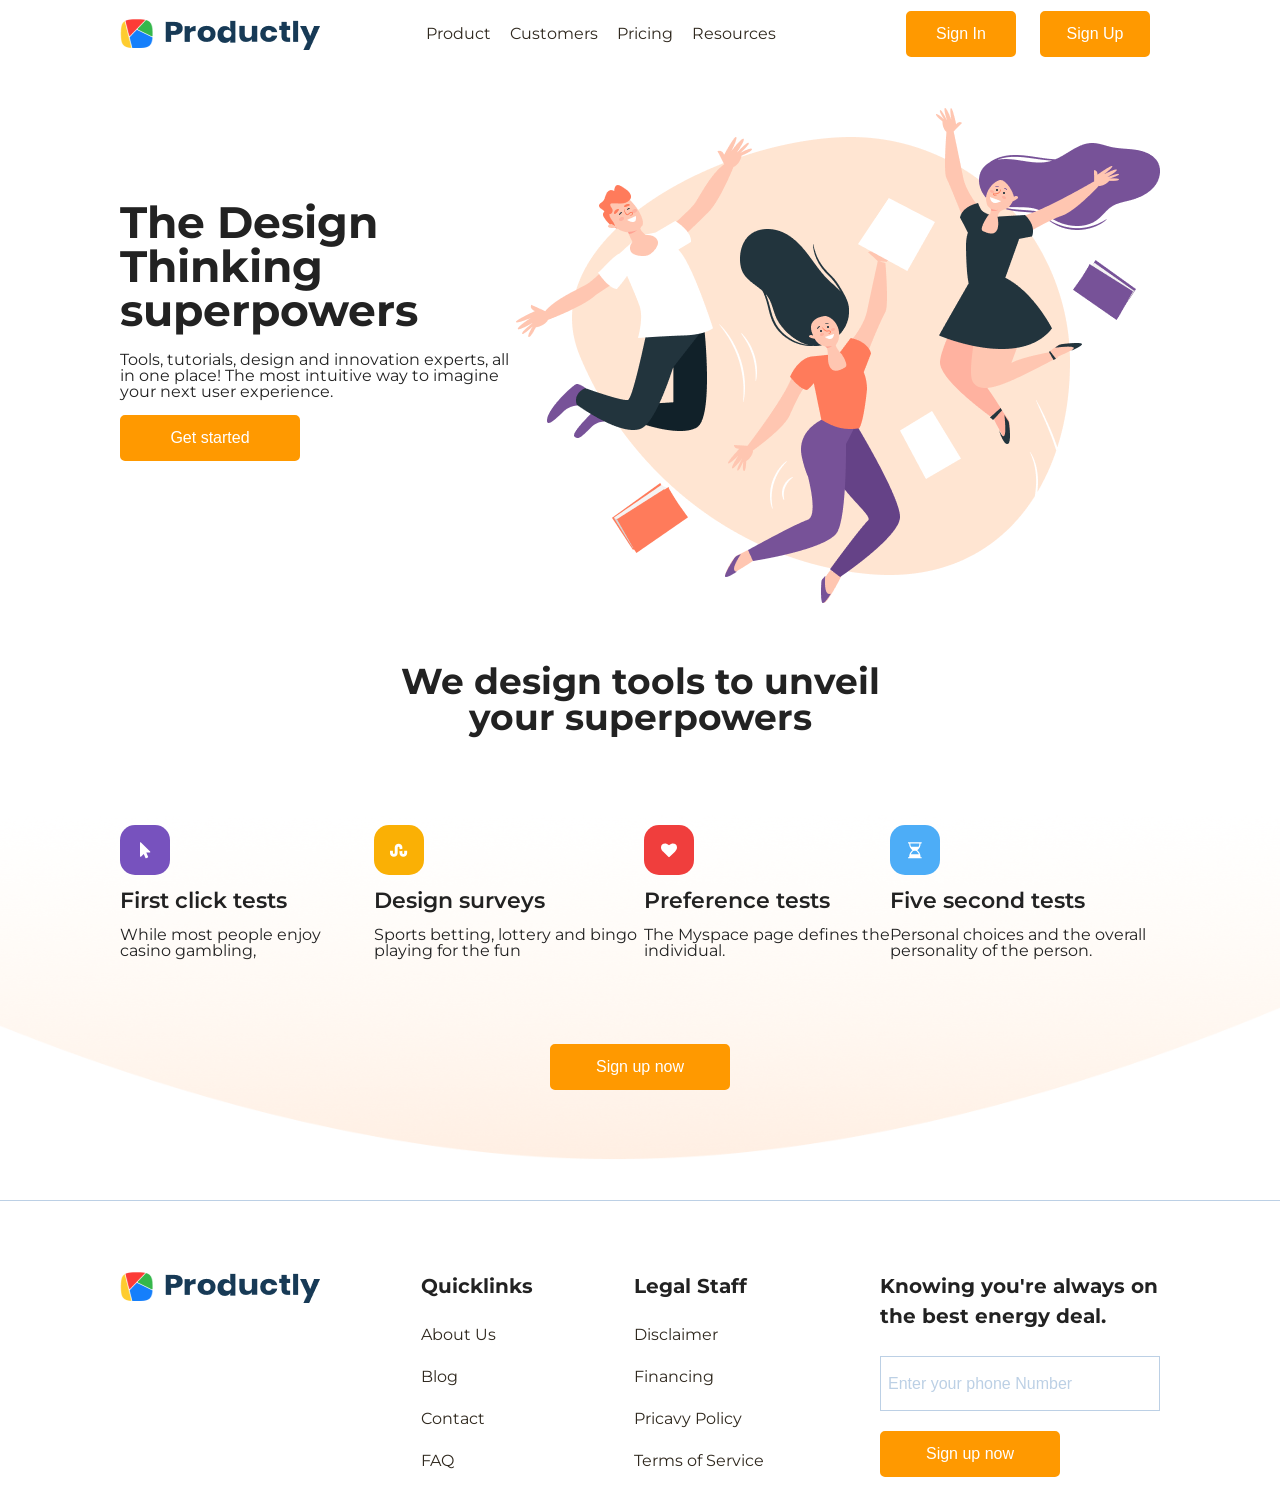
<file: lesson10/index.html>
<!DOCTYPE html>
<html lang="en">

<head>
  <meta charset="UTF-8">
  <meta http-equiv="X-UA-Compatible" content="IE=edge">
  <meta name="viewport" content="width=device-width, initial-scale=1.0">
  <title>Productly</title>
  <link rel="shortcut icon" href="assets/image/favicon.png" type="image/png">
  <link rel="stylesheet" href="css/reset.css">
  <link rel="stylesheet" href="https://fonts.googleapis.com/css?family=Montserrat">
  <link rel="stylesheet" href="css/style.css">
</head>

<body>
  <header>
    <div class="header__logo-block"><img src="assets/image/Logo.png" alt="logo"></div>
    <nav>
      <ul class="header__nav">
        <li><a href="#">Product</a></li>
        <li><a href="#">Customers</a></li>
        <li><a href="#">Pricing</a></li>
        <li><a href="#">Resources</a></li>
      </ul>
    </nav>
    <div class="header__sign-in-block">
      <button>
        Sign In
      </button>
      <button>
        Sign Up
      </button>
    </div>
  </header>
  <main>
    <section>
      <div class="content-block">
        <h1>The Design Thinking superpowers</h1>
        <p>Tools, tutorials, design and innovation experts, all in one place! The most intuitive way to imagine your
          next user experience.</p>
        <button class="btn-big">Get started</button>
      </div>
      <div class="image-block">
        <img src="assets/image/first-section-image.png" alt="Design Superpowers">
      </div>
    </section>
    <section>
      <h2 class="short">We design tools to unveil your superpowers</h2>
      <div class="section-wrapper">
        <div class="section__card"><img src="assets/image/icon.svg" alt="icon">
          <h3>First click tests</h3>
          <p>While most people enjoy casino gambling,</p>
        </div>
        <div class="section__card"><img src="assets/image/icon2.svg" alt="icon">
          <h3>Design surveys</h3>
          <p>Sports betting, lottery and bingo playing for the fun</p>
        </div>
        <div class="section__card"><img src="assets/image/icon3.svg" alt="icon">
          <h3>Preference tests</h3>
          <p>The Myspace page defines the individual.</p>
        </div>
        <div class="section__card"><img src="assets/image/icon4.svg" alt="icon">
          <h3>Five second tests</h3>
          <p>Personal choices and the overall personality of the person. </p>
        </div>
      </div>
      <button class="btn-big">Sign up now</button>
    </section>
  </main>
  <footer>
    <div class="footer__item"><img src="assets/image/Logo.png" alt="logo"></div>
    <div class="footer__item">
      <p>Quicklinks</p>
      <ul>
        <li><a href="#">About Us</a></li>
        <li><a href="#">Blog</a></li>
        <li><a href="#">Contact</a></li>
        <li><a href="#">FAQ</a></li>
      </ul>
    </div>
    <div class="footer__item">
      <p>Legal Staff</p>
      <ul>
        <li><a href="#">Disclaimer</a></li>
        <li><a href="#">Financing</a></li>
        <li><a href="#">Pricavy Policy</a></li>
        <li><a href="#">Terms of Service</a></li>
      </ul>
    </div>
    <div class="footer__item">
      <p>Knowing you're always on the best energy deal.</p>

      <input type="tel" placeholder="Enter your phone Number"> <br>
      <button class="btn-big">Sign up now</button>

    </div>
  </footer>
</body>

</html>
</file>
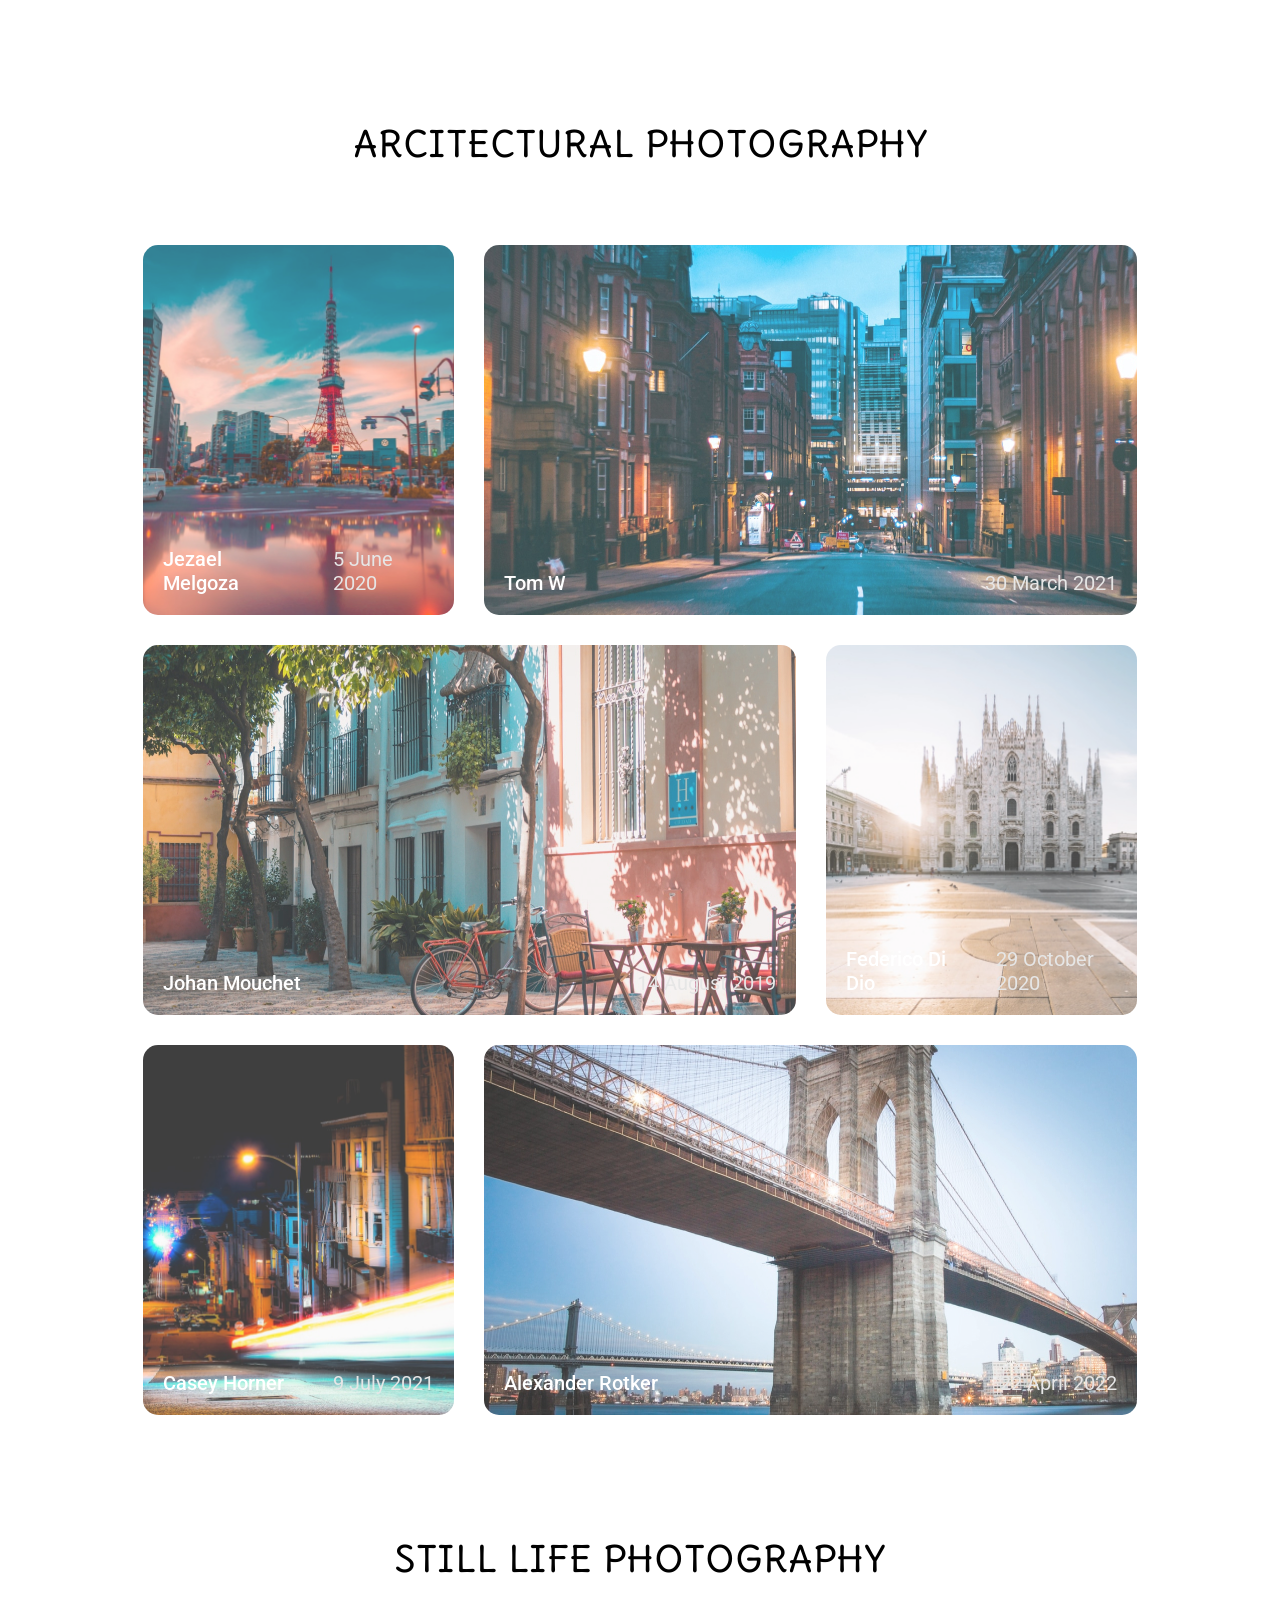
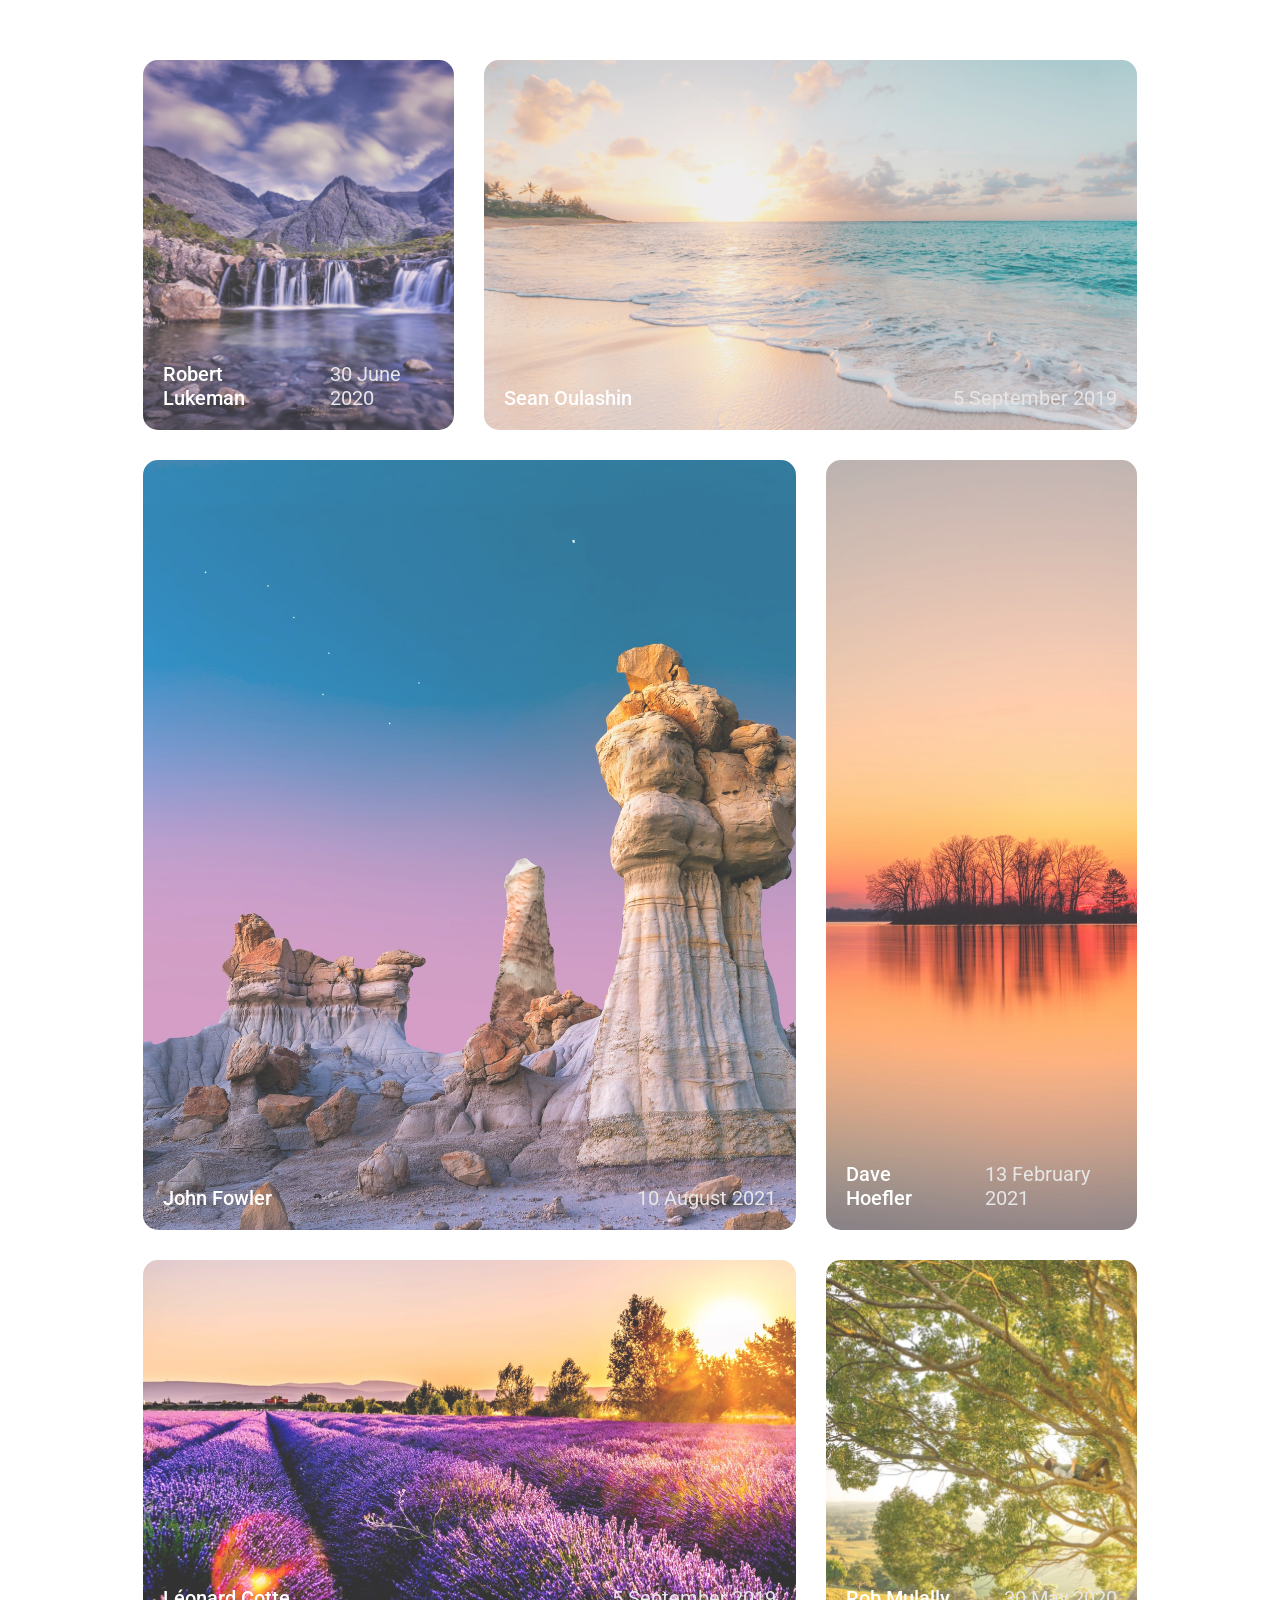
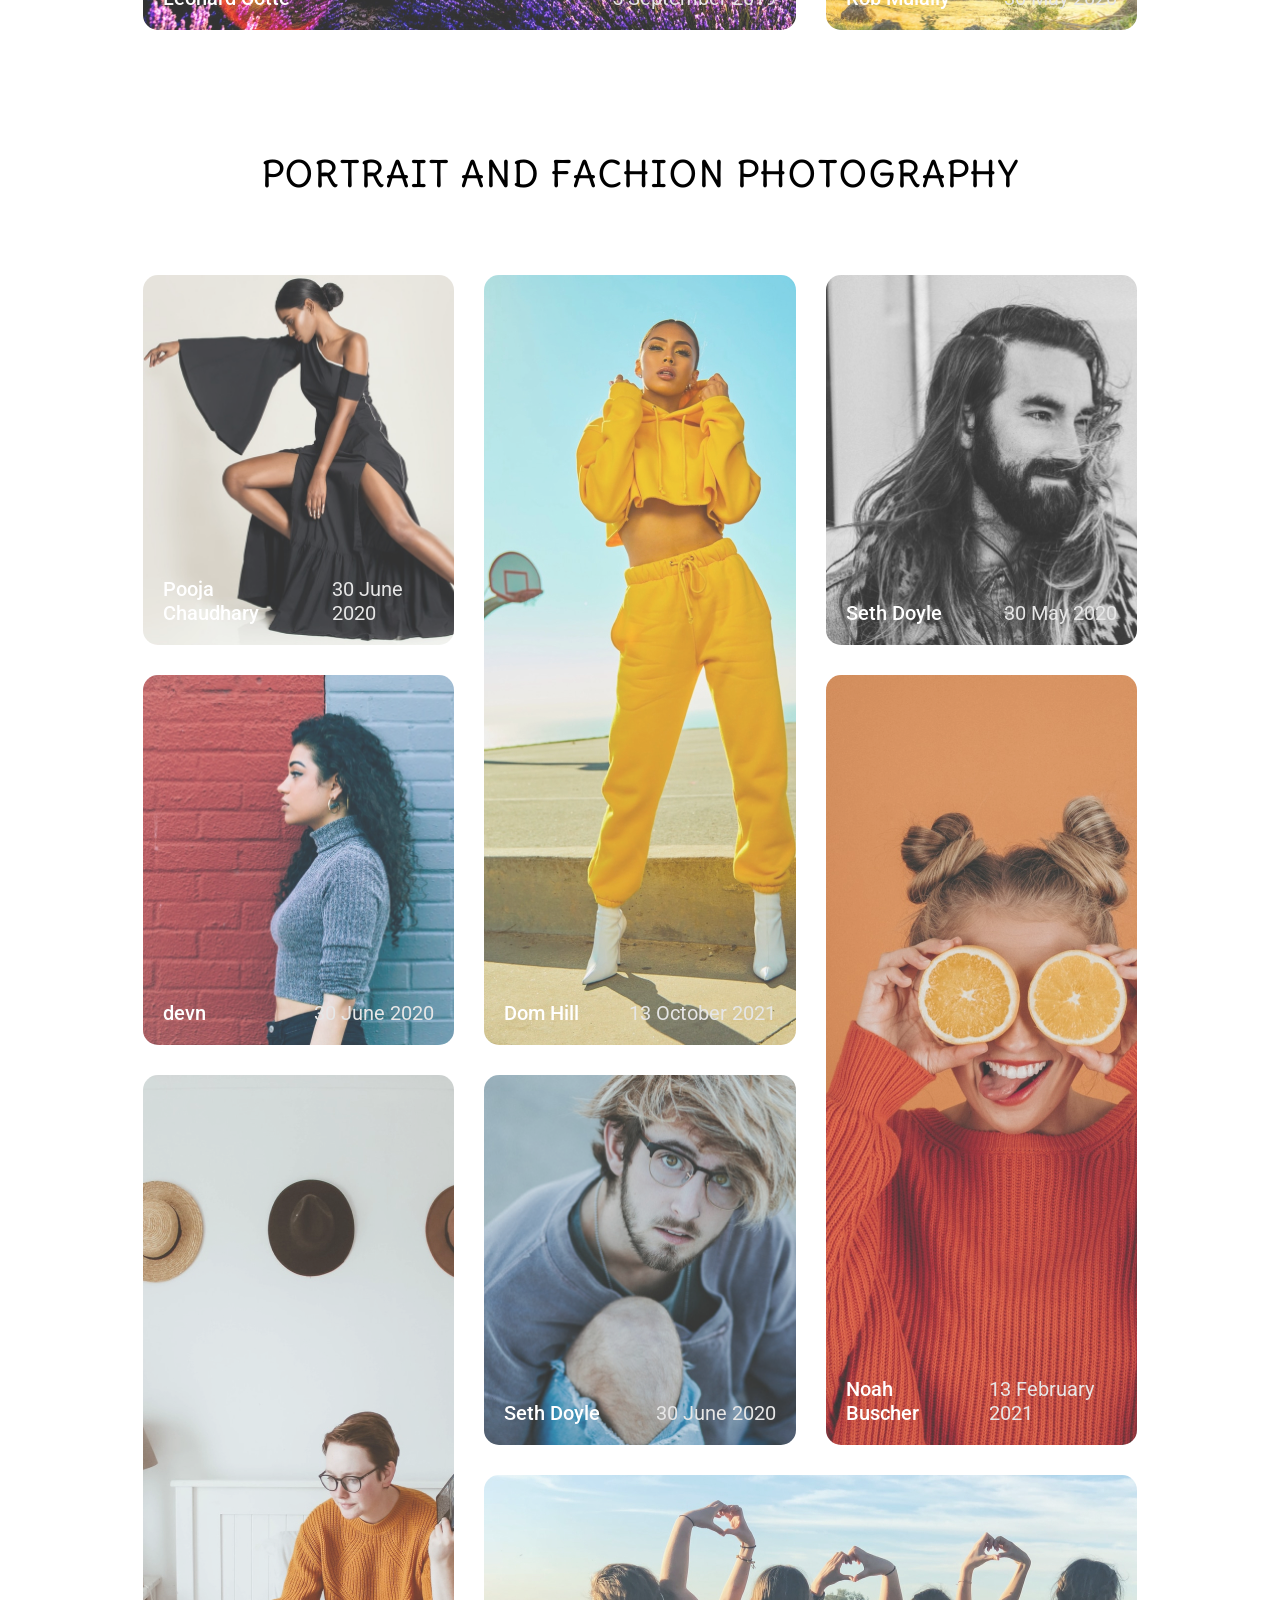
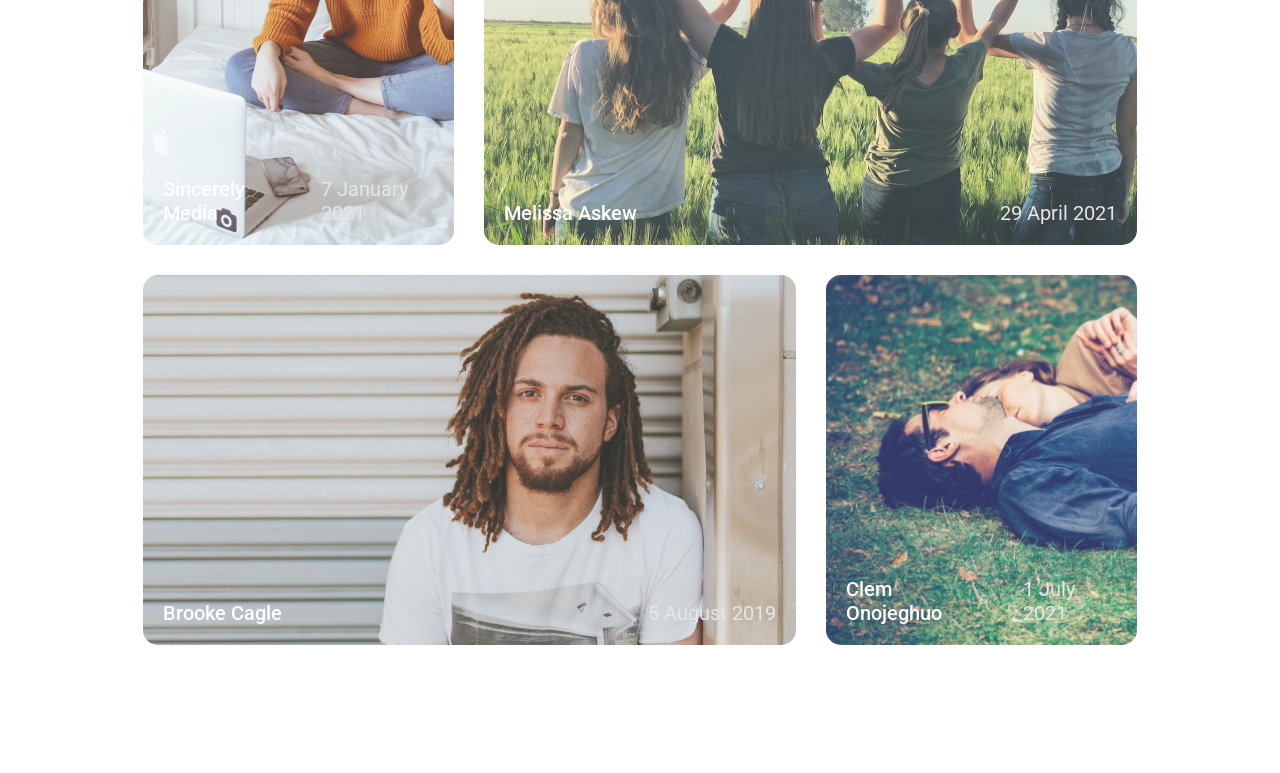
<file: lesson12/index.html>
<!DOCTYPE html>
<html lang="en">

<head>
  <meta charset="UTF-8">
  <meta http-equiv="X-UA-Compatible" content="IE=edge">
  <meta name="viewport" content="width=device-width, initial-scale=1.0">
  <title>Grid-Layout</title>
  <link rel="preconnect" href="https://fonts.googleapis.com">
  <link rel="preconnect" href="https://fonts.gstatic.com" crossorigin>
  <link href="https://fonts.googleapis.com/css2?family=Delius+Unicase&family=Roboto:wght@500&display=swap"
    rel="stylesheet">
  <link rel="stylesheet" href="style.css">
</head>

<body>
  <div class="container">
    <h2>Arcitectural Photography</h2>
    <div class="grid-container first">
      <div class="grid-item first">
        <div class="card-overlay"><a href="#"><img src="assets/images/heart.svg" alt="heart"></a><a href="#"><img
              src="assets/images/download.svg" alt="heart"></a></div>
        <div class="card-footer">
          <p class="name">Jezael Melgoza</p>
          <p class="date">5 June 2020</p>
        </div>
      </div>
      <div class="grid-item second">
        <div class="card-overlay"><a href="#"><img src="assets/images/heart.svg" alt="heart"></a><a href="#"><img
              src="assets/images/download.svg" alt="heart"></a></div>
        <div class="card-footer">
          <p class="name">Tom W</p>
          <p class="date">30 March 2021</p>
        </div>
      </div>
      <div class="grid-item third">
        <div class="card-overlay"><a href="#"><img src="assets/images/heart.svg" alt="heart"></a><a href="#"><img
              src="assets/images/download.svg" alt="heart"></a></div>
        <div class="card-footer">
          <p class="name">Johan Mouchet</p>
          <p class="date">14 August 2019</p>
        </div>
      </div>
      <div class="grid-item fourth">
        <div class="card-overlay"><a href="#"><img src="assets/images/heart.svg" alt="heart"></a><a href="#"><img
              src="assets/images/download.svg" alt="heart"></a></div>
        <div class="card-footer">
          <p class="name">Federico Di Dio</p>
          <p class="date">29 October 2020</p>
        </div>
      </div>
      <div class="grid-item fifth">
        <div class="card-overlay"><a href="#"><img src="assets/images/heart.svg" alt="heart"></a><a href="#"><img
              src="assets/images/download.svg" alt="heart"></a></div>
        <div class="card-footer">
          <p class="name">Casey Horner</p>
          <p class="date">9 July 2021</p>
        </div>
      </div>
      <div class="grid-item sixth">
        <div class="card-overlay"><a href="#"><img src="assets/images/heart.svg" alt="heart"></a><a href="#"><img
              src="assets/images/download.svg" alt="heart"></a></div>
        <div class="card-footer">
          <p class="name">Alexander Rotker</p>
          <p class="date">22 April 2022</p>
        </div>
      </div>
    </div>
    <h2>Still Life Photography</h2>
    <div class="grid-container second">
      <div class="grid-item first">
        <div class="card-overlay"><a href="#"><img src="assets/images/heart.svg" alt="heart"></a><a href="#"><img
              src="assets/images/download.svg" alt="heart"></a></div>
        <div class="card-footer">
          <p class="name">Robert Lukeman</p>
          <p class="date">30 June 2020</p>
        </div>
      </div>
      <div class="grid-item second">
        <div class="card-overlay"><a href="#"><img src="assets/images/heart.svg" alt="heart"></a><a href="#"><img
              src="assets/images/download.svg" alt="heart"></a></div>
        <div class="card-footer">
          <p class="name">Sean Oulashin</p>
          <p class="date">5 September 2019</p>
        </div>
      </div>
      <div class="grid-item third">
        <div class="card-overlay"><a href="#"><img src="assets/images/heart.svg" alt="heart"></a><a href="#"><img
              src="assets/images/download.svg" alt="heart"></a></div>
        <div class="card-footer">
          <p class="name">John Fowler</p>
          <p class="date">10 August 2021</p>
        </div>
      </div>
      <div class="grid-item fourth">
        <div class="card-overlay"><a href="#"><img src="assets/images/heart.svg" alt="heart"></a><a href="#"><img
              src="assets/images/download.svg" alt="heart"></a></div>
        <div class="card-footer">
          <p class="name">Dave Hoefler</p>
          <p class="date">13 February 2021</p>
        </div>
      </div>
      <div class="grid-item fifth">
        <div class="card-overlay"><a href="#"><img src="assets/images/heart.svg" alt="heart"></a><a href="#"><img
              src="assets/images/download.svg" alt="heart"></a></div>
        <div class="card-footer">
          <p class="name">Léonard Cotte</p>
          <p class="date">5 September 2019</p>
        </div>
      </div>
      <div class="grid-item sixth">
        <div class="card-overlay"><a href="#"><img src="assets/images/heart.svg" alt="heart"></a><a href="#"><img
              src="assets/images/download.svg" alt="heart"></a></div>
        <div class="card-footer">
          <p class="name">Rob Mulally</p>
          <p class="date">30 May 2020</p>
        </div>
      </div>
    </div>
    <h2>Portrait and fachion Photography</h2>
    <div class="grid-container third">
      <div class="grid-item first">
        <div class="card-overlay"><a href="#"><img src="assets/images/heart.svg" alt="heart"></a><a href="#"><img
              src="assets/images/download.svg" alt="heart"></a></div>
        <div class="card-footer">
          <p class="name">Pooja Chaudhary</p>
          <p class="date">30 June 2020</p>
        </div>
      </div>
      <div class="grid-item second">
        <div class="card-overlay"><a href="#"><img src="assets/images/heart.svg" alt="heart"></a><a href="#"><img
              src="assets/images/download.svg" alt="heart"></a></div>
        <div class="card-footer">
          <p class="name">Dom Hill</p>
          <p class="date">13 October 2021</p>
        </div>
      </div>
      <div class="grid-item third">
        <div class="card-overlay"><a href="#"><img src="assets/images/heart.svg" alt="heart"></a><a href="#"><img
              src="assets/images/download.svg" alt="heart"></a></div>
        <div class="card-footer">
          <p class="name">Seth Doyle</p>
          <p class="date">30 May 2020</p>
        </div>
      </div>
      <div class="grid-item fourth">
        <div class="card-overlay"><a href="#"><img src="assets/images/heart.svg" alt="heart"></a><a href="#"><img
              src="assets/images/download.svg" alt="heart"></a></div>
        <div class="card-footer">
          <p class="name">devn</p>
          <p class="date">30 June 2020</p>
        </div>
      </div>
      <div class="grid-item fifth">
        <div class="card-overlay"><a href="#"><img src="assets/images/heart.svg" alt="heart"></a><a href="#"><img
              src="assets/images/download.svg" alt="heart"></a></div>
        <div class="card-footer">
          <p class="name">Noah Buscher</p>
          <p class="date">13 February 2021</p>
        </div>
      </div>
      <div class="grid-item sixth">
        <div class="card-overlay"><a href="#"><img src="assets/images/heart.svg" alt="heart"></a><a href="#"><img
              src="assets/images/download.svg" alt="heart"></a></div>
        <div class="card-footer">
          <p class="name">Sincerely Media</p>
          <p class="date">7 January 2021</p>
        </div>
      </div>
      <div class="grid-item seventh">
        <div class="card-overlay"><a href="#"><img src="assets/images/heart.svg" alt="heart"></a><a href="#"><img
              src="assets/images/download.svg" alt="heart"></a></div>
        <div class="card-footer">
          <p class="name">Seth Doyle</p>
          <p class="date">30 June 2020</p>
        </div>
      </div>
      <div class="grid-item eighth">
        <div class="card-overlay"><a href="#"><img src="assets/images/heart.svg" alt="heart"></a><a href="#"><img
              src="assets/images/download.svg" alt="heart"></a></div>
        <div class="card-footer">
          <p class="name">Melissa Askew</p>
          <p class="date">29 April 2021</p>
        </div>
      </div>
      <div class="grid-item nineth">
        <div class="card-overlay"><a href="#"><img src="assets/images/heart.svg" alt="heart"></a><a href="#"><img
              src="assets/images/download.svg" alt="heart"></a></div>
        <div class="card-footer">
          <p class="name">Brooke Cagle</p>
          <p class="date">5 August 2019</p>
        </div>
      </div>
      <div class="grid-item tenth">
        <div class="card-overlay"><a href="#"><img src="assets/images/heart.svg" alt="heart"></a><a href="#"><img
              src="assets/images/download.svg" alt="heart"></a></div>
        <div class="card-footer">
          <p class="name">Clem Onojeghuo</p>
          <p class="date">1 July 2021</p>
        </div>
      </div>
    </div>
  </div>
</body>

</html>
</file>
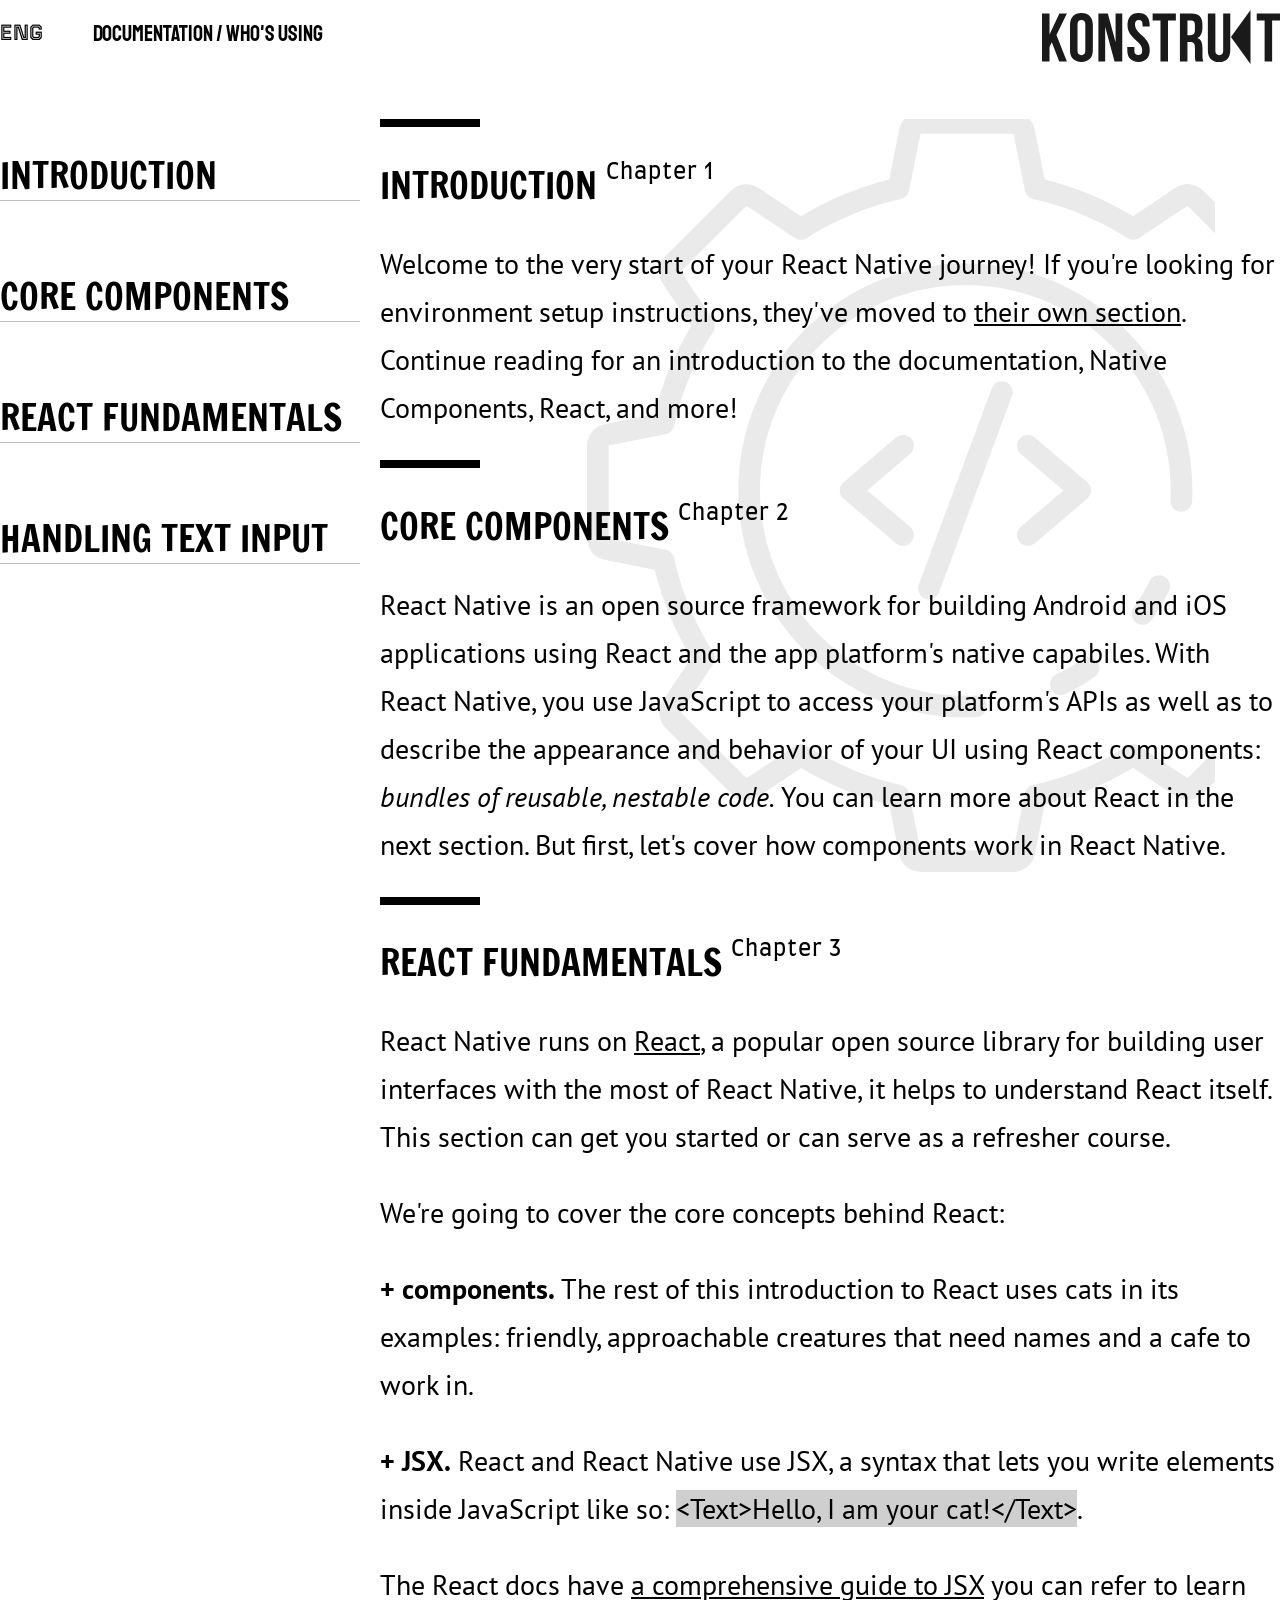
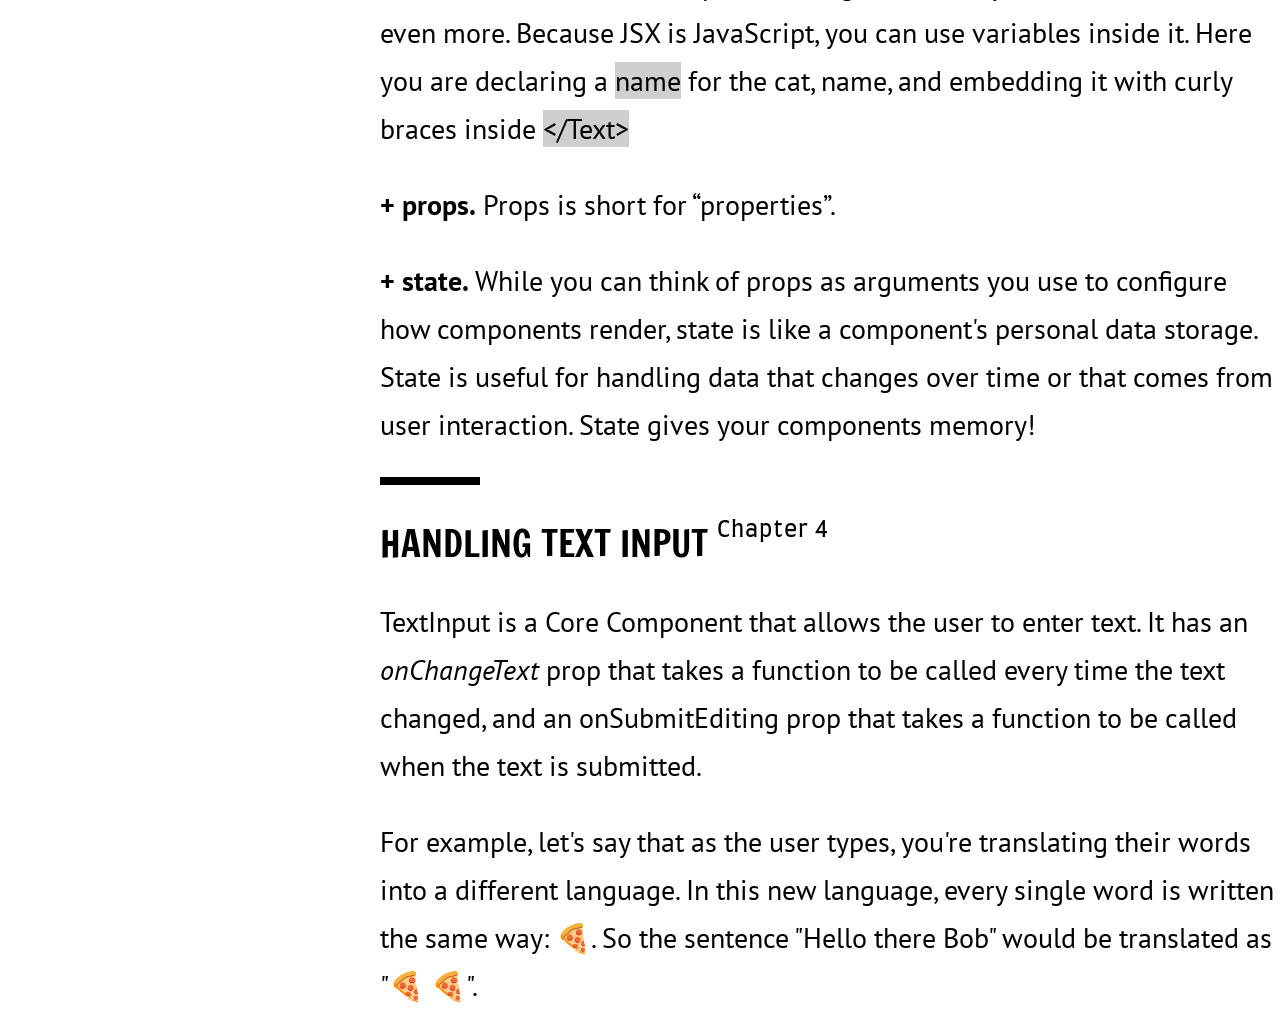
<file: lesson14/index.html>
<!DOCTYPE html>
<html lang="en">

<head>
  <meta charset="UTF-8">
  <meta http-equiv="X-UA-Compatible" content="IE=edge">
  <meta name="viewport" content="width=device-width, initial-scale=1.0">
  <title>Fonts</title>
  <link rel="preconnect" href="https://fonts.googleapis.com">
  <link rel="preconnect" href="https://fonts.gstatic.com" crossorigin>
  <link
    href="https://fonts.googleapis.com/css2?family=Farro:wght@300&family=Francois+One&family=PT+Sans:ital,wght@0,400;0,700;1,400&family=Staatliches&family=Tourney:wght@600&display=swap"
    rel="stylesheet">
  <link rel="stylesheet" href="main.css">
</head>

<body>
  <div class="container">
    <header>
      <div class="header__left">
        <p>ENG</p>
        <nav><a href="#">DOCUMENTATION</a> / <a href="#">WHO'S USING</a></nav>
      </div>
      <div class="header__logo"><img src="assets/images/logo.svg" alt="logo"></div>
    </header>
    <aside>
      <nav>
        <ul>
          <li><a href="#introduction">Introduction</a></li>
          <li><a href="#core-components">core components</a></li>
          <li><a href="#react-fundamentals">react fundamentals</a></li>
          <li><a href="#handling-text">handling text input</a></li>
        </ul>
      </nav>
    </aside>
    <main>
      <section id="introduction">
        <hr>
        <h2>Introduction <span>Chapter 1</span></h2>
        <p>Welcome to the very start of your React Native journey! If you're looking for environment setup instructions,
          they've moved to <a href="#">their own section</a>. Continue reading for an introduction to the documentation,
          Native
          Components, React, and more!</p>
      </section>
      <section id="core-components">
        <hr>
        <h2>core components <span>Chapter 2</span></h2>
        <p>
          React Native is an open source framework for building Android and iOS applications using React and the app
          platform&apos;s native capabiles. With React Native, you use JavaScript to access your platform&apos;s APIs as
          well as to
          describe the appearance and behavior of your UI using React components: <span class="span-italic">bundles of
            reusable, nestable code.</span>
          You
          can learn more about React in the next section. But first, let&apos;s cover how components work in React
          Native.
        </p>
      </section>
      <section id="react-fundamentals">
        <hr>
        <h2>react fundamentals <span>Chapter 3</span></h2>
        <p>React Native runs on <a href="#">React</a>, a popular open source library for building user interfaces with
          the most of React Native, it helps to understand React itself. This section can get you started or can serve
          as
          a refresher course.
        </p>
        <p>We&apos;re going to cover the core concepts behind React:</p>
        <p><span class="span-bold">+ components.</span> The rest of this introduction to React uses cats in its
          examples: friendly,
          approachable
          creatures that need names and a cafe to work in.</p>
        <p><span class="span-bold">+ JSX.</span> React and React Native use JSX, a syntax that lets you write elements
          inside JavaScript
          like so:
          <span class="gray-bg">&lt;Text&gt;Hello, I am your cat!&lt;/Text&gt;</span>.
        </p>
        <p>The React docs have <a href="#">a comprehensive guide to JSX</a> you can refer to learn even more. Because
          JSX is JavaScript,
          you can use variables inside it. Here you are declaring a <span class="gray-bg">name</span> for the cat, name,
          and embedding it with curly
          braces inside <span class="gray-bg">&lt;/Text&gt;</span></p>
        <p>
          <span class="span-bold">+ props.</span> Props is short for “properties”.
        </p>
        <p>
          <span class="span-bold">+ state.</span> While you can think of props as arguments you use to configure how
          components render,
          state is like a
          component&apos;s personal data storage. State is useful for handling data that changes over time or that comes
          from
          user interaction. State gives your components memory!
        </p>
      </section>
      <section id="handling-text">
        <hr>
        <h2>handling text input <span>Chapter 4</span></h2>
        <p>TextInput is a Core Component that allows the user to enter text. It has an <span
            class="span-italic">onChangeText</span> prop that takes a
          function to be called every time the text changed, and an onSubmitEditing prop that takes a function to be
          called when the text is submitted.</p>
        <p>For example, let's say that as the user types, you're translating their words into a different language. In
          this new language, every single word is written the same way: 🍕. So the sentence "Hello there Bob" would be
          translated as "🍕 🍕".</p>
      </section>
    </main>
  </div>
</body>

</html>
</file>
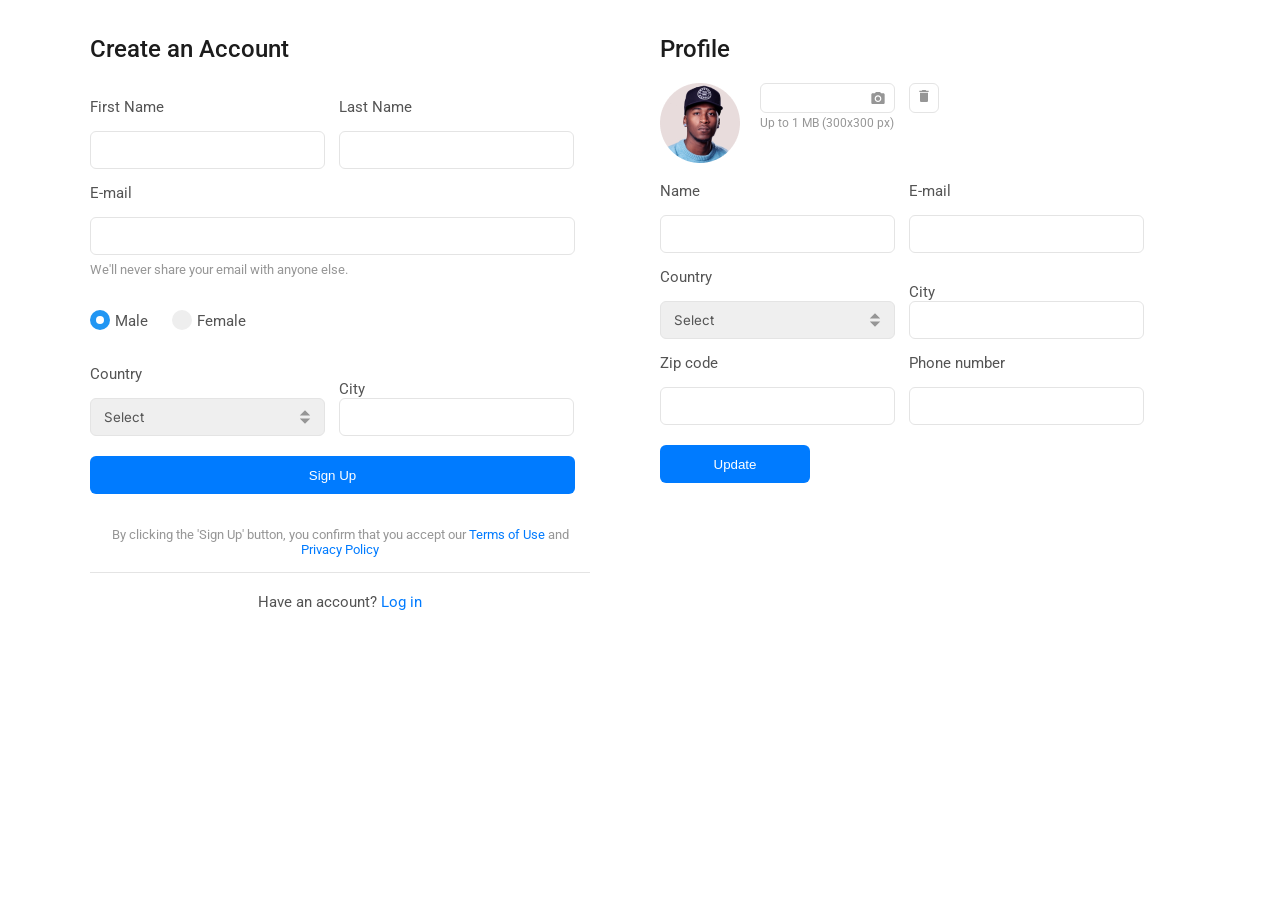
<file: lesson15/index.html>
<!DOCTYPE html>
<html lang="en">

<head>
  <meta charset="UTF-8">
  <meta http-equiv="X-UA-Compatible" content="IE=edge">
  <meta name="viewport" content="width=device-width, initial-scale=1.0">
  <title>Web forms</title>
  <link rel="preconnect" href="https://fonts.googleapis.com">
  <link rel="preconnect" href="https://fonts.gstatic.com" crossorigin>
  <link href="https://fonts.googleapis.com/css2?family=Inter&family=Roboto:wght@400;500&display=swap" rel="stylesheet">
  <link rel="stylesheet" href="index.css">
</head>

<body>
  <div class="container">
    <form action="">
      <h2>Create an Account</h2>
      <div class="form__half">
        <label for="first-name">
          <p>First Name</p>
        </label>
        <input type="text" id="first-name" name="first-name">
      </div>
      <div class="form__half">
        <label for="last-name">
          <p>Last Name</p>
        </label>
        <input type="text" id="last-name" name="last-name">
      </div>
      <div class="form__full">
        <label for="e-mail">
          <p>E-mail</p>
        </label>
        <input type="email" id="e-mail" name="email">
        <p>We'll never share your email with anyone else.</p>
      </div>
      <div class="form__full">
        <label class="radio-btn">
          <input type="radio" checked="checked" name="radio"> Male
          <span class="checkmark"></span>
        </label>
        <label class="radio-btn">
          <input type="radio" name="radio"> Female
          <span class="checkmark"></span>
        </label>
      </div>
      <div class="form__half">
        <label for="country">
          <p>Country</p>
        </label>
        <select name="country" id="country">
          <option value="select">Select</option>
        </select>
      </div>
      <div class="form__half">
        <label for="city">City</label><br>
        <input type="text" id="city" name="city">
      </div>
      <button type="submit">Sign Up</button>
      <div class="form-footer">
        <p>By clicking the 'Sign Up' button, you confirm that you accept our <a href="">Terms of Use</a>
          and <a href="">Privacy Policy</a></p>
        <p>Have an account? <a href="">Log in</a></p>
      </div>
    </form>
    <form action="">
      <h2>Profile</h2>
      <div class="form__half">
        <div class="photo-block">
          <img src="assets/images/profile-photo.png" alt="profile-photo">
          <div class="photo-container">
            <input type="text" name="photo-text" id="photo-text">
            <label for="photo-text">Up to 1 MB (300x300 px)</label>
            <input type="file" id="photo">
          </div>
        </div>
      </div>
      <div class="form__half btn-block"><button class="delete-btn"><img src="assets/images/trash.svg"
            alt="delete"></button></div>
      <div class="form__half">
        <label for="first-name">
          <p>Name</p>
        </label>
        <input type="text" id="name" name="name">
      </div>
      <div class="form__half">
        <label for="email">
          <p>E-mail</p>
        </label>
        <input type="email" id="email" name="email">
      </div>
      <div class="form__half">
        <label for="country">
          <p>Country</p>
        </label>
        <select name="county" id="county2">
          <option value="select">Select</option>
        </select>
      </div>
      <div class="form__half">
        <label for="city">City</label><br>
        <input type="text" id="city2" name="city">
      </div>
      <div class="form__half">
        <label for="zip-code">
          <p>Zip code</p>
        </label>
        <input type="number" id="zip-code" name="zip-code">
      </div>
      <div class="form__half">
        <label for="phone">
          <p>Phone number</p>
        </label>
        <input type="tel" id="phone" name="phone">
      </div>
      <button class="update-btn" type="submit">Update</button>
    </form>
  </div>
</body>

</html>
</file>
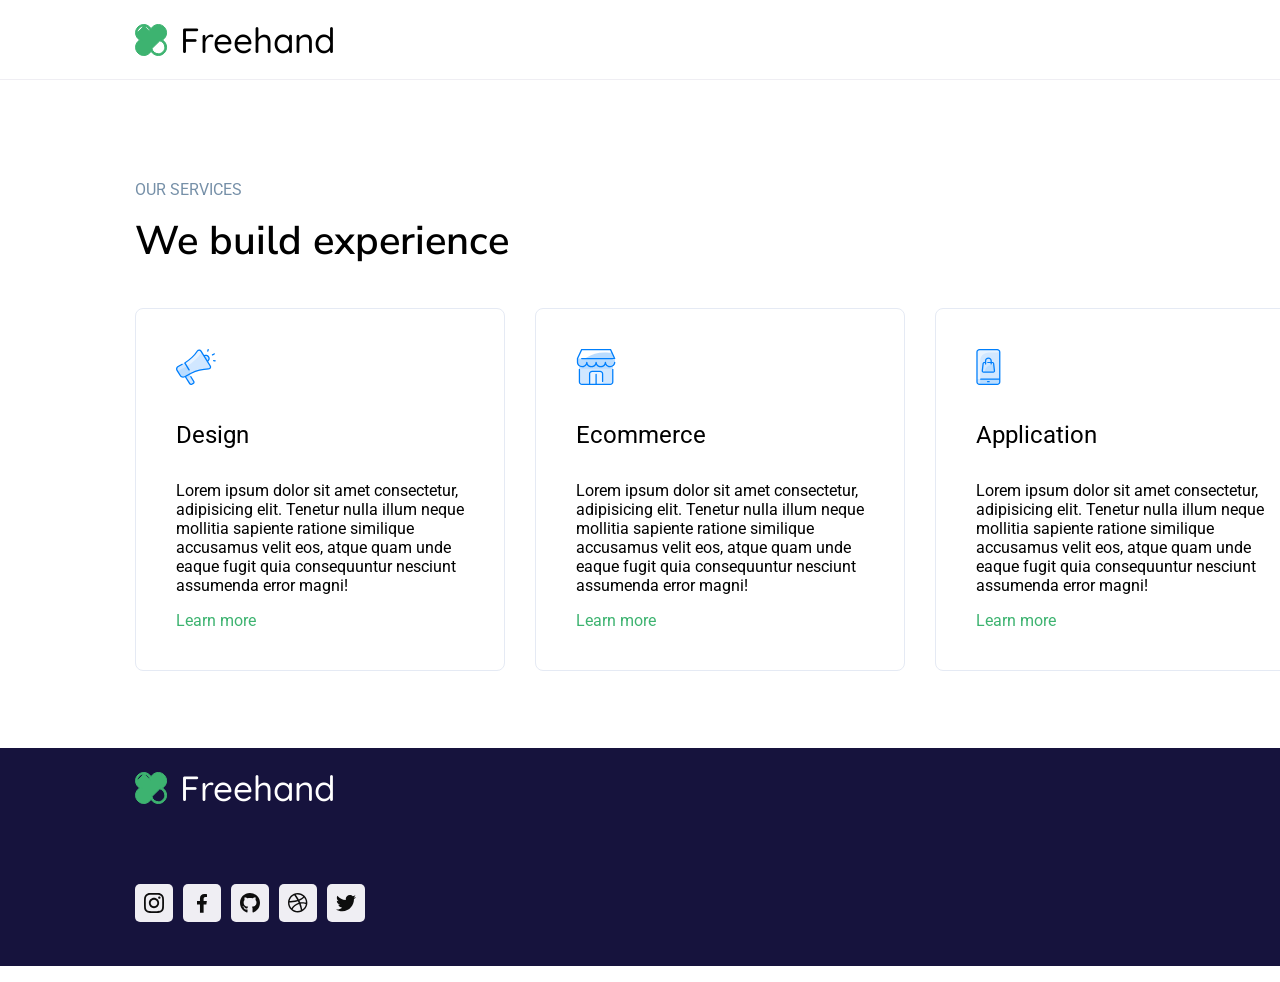
<file: lesson16/index.html>
<!DOCTYPE html>
<html lang="en">

<head>
  <meta charset="UTF-8">
  <meta http-equiv="X-UA-Compatible" content="IE=edge">
  <meta name="viewport" content="width=device-width, initial-scale=1.0">
  <title>SVG</title>
  <link rel="preconnect" href="https://fonts.googleapis.com">
  <link rel="preconnect" href="https://fonts.gstatic.com" crossorigin>
  <link
    href="https://fonts.googleapis.com/css2?family=Nunito+Sans:wght@600&family=Quicksand:wght@500&family=Roboto:wght@400;500&display=swap"
    rel="stylesheet">
  <link rel="stylesheet" href="index.css">
</head>

<body>
  <header>
    <div class="logo"><img src="assets/images/logo.svg" alt="logo">
      <p>Freehand</p>
    </div>
  </header>
  <main>
    <section>
      <h2>Our services</h2>
      <h3>We build experience</h3>
      <div class="cards-container">
        <div class="main__card">
          <div class="card__logo"><svg width="40" height="36" viewBox="0 0 40 36" fill="none"
              xmlns="http://www.w3.org/2000/svg">
              <path class="D1E7FF"
                d="M34.2303 17.0039C35.0267 18.2942 34.0717 19.9147 32.4798 19.9722C26.6672 20.1851 20.7405 21.5432 15.1528 24.2169L13.3051 25.2144C13.3051 25.2222 13.2796 25.1736 17.7776 32.4919C18.1904 33.1615 17.9454 34.0168 17.2304 34.4037L15.7731 35.1906C15.0581 35.5767 14.143 35.3476 13.7303 34.6779L9.24365 27.4082L8.51539 27.8021C7.08461 28.5742 5.25525 28.1159 4.429 26.7774L1.06423 21.3255C0.238812 19.987 0.728747 18.2756 2.15952 17.5026L8.79689 13.9175C13.8694 10.8478 18.1678 6.78337 21.3899 2.00218C22.2394 0.74136 24.2166 0.777871 25.0129 2.06821L27.8919 6.73396C29.546 5.84058 31.6619 6.37117 32.6169 7.91865C33.5718 9.46613 33.0047 11.4448 31.3505 12.3381L34.2303 17.0039Z"
                fill="#D1E7FF" />
              <path class="D1E7FF"
                d="M32.6168 7.91887C33.5718 9.46636 33.0046 11.445 31.3505 12.3384L27.8918 6.73416C29.546 5.84078 31.6619 6.37137 32.6168 7.91887Z"
                fill="#D1E7FF" />
              <path class="E8F3FF"
                d="M25.0129 2.06818C25.4102 2.7125 25.3847 3.5118 24.9451 4.13157C21.3983 9.13111 16.6444 13.6487 10.8305 17.1677L3.05386 21.3681C2.51991 21.6571 2.09724 22.0572 1.80162 22.5194L1.06423 21.3254C0.238812 19.9869 0.728747 18.2755 2.15952 17.5026L8.79689 13.9174C13.8694 10.8478 18.1678 6.78333 21.3899 2.00215C22.2394 0.741332 24.2165 0.777921 25.0129 2.06818Z"
                fill="#E8F3FF" />
              <path class="B9DCFF"
                d="M8.79689 13.9177L15.1528 24.2171C13.8791 24.9047 9.78722 27.1145 8.51538 27.8023C7.08461 28.5745 5.25524 28.1161 4.429 26.7776L1.06423 21.3257C0.238812 19.9872 0.728747 18.2758 2.15952 17.5029L8.79689 13.9177Z"
                fill="#B9DCFF" />
              <path class="D1E7FF"
                d="M10.8097 17.1794C2.36409 21.7406 2.92378 21.4233 2.65133 21.6216C2.13823 21.9951 1.38937 21.852 1.06411 21.3254C0.23869 19.9869 0.728625 18.2756 2.1594 17.5026L8.79677 13.9175L10.8097 17.1794Z"
                fill="#D1E7FF" />
              <path class="B9DCFF"
                d="M14.515 27.183C12.152 28.463 13.8906 27.521 10.4577 29.3744L9.24365 27.4083L13.3051 25.2153L14.515 27.183Z"
                fill="#B9DCFF" />
              <path class="B9DCFF"
                d="M32.41 11.4495C32.136 11.8014 31.7798 12.1067 31.3504 12.3382L27.8918 6.73412C28.3212 6.50185 28.782 6.36668 29.2446 6.32007C29.4186 6.60221 32.2582 11.2035 32.41 11.4495Z"
                fill="#B9DCFF" />
              <path class="G007FFC"
                d="M32.231 12.5215C34.8236 10.5404 33.928 6.62262 30.6884 5.81066C29.8419 5.5985 28.9656 5.64263 28.1623 5.92889L25.5882 1.75793C24.5407 0.0605986 21.9428 0.0156194 20.8274 1.67053C17.6614 6.36843 13.4435 10.3641 8.43582 13.3962C8.15067 13.5685 8.04496 13.9246 8.21369 14.2144C8.24076 14.2608 12.5045 21.1687 12.5328 21.2145C12.7161 21.5116 13.1222 21.6137 13.4402 21.442C13.7579 21.2704 13.8668 20.8903 13.6834 20.593L9.68499 14.1141C14.4599 11.1279 18.6887 7.17449 21.9514 2.33342C22.5349 1.46747 23.8913 1.49435 24.4375 2.37941L33.6546 17.3144C34.2015 18.2006 33.5458 19.3118 32.4541 19.3516C26.3293 19.5748 20.3328 21.0403 14.8502 23.6636C14.8269 23.6747 8.61087 27.0326 8.1828 27.2638C7.07165 27.864 5.64585 27.5066 5.00445 26.4671L1.6396 21.0146C0.998115 19.9752 1.38018 18.6414 2.49125 18.0412L6.54102 15.8539C6.85873 15.6823 6.9676 15.3022 6.78416 15.0049C6.60073 14.7076 6.19433 14.6059 5.8767 14.7775L1.82694 16.9648C0.0814388 17.9076 -0.518773 20.0031 0.488998 21.6361L3.85394 27.0885C4.86179 28.7216 7.10179 29.2829 8.84729 28.3401L9.0005 28.2574L13.1549 34.989C13.7516 35.9559 15.0711 36.2871 16.1053 35.7286L17.5624 34.9416C18.5962 34.3832 18.9498 33.1487 18.3529 32.1815L15.4086 27.4106C15.2252 27.1134 14.8188 27.0116 14.5011 27.1832C14.1834 27.3548 14.0746 27.7349 14.258 28.0321L17.2023 32.803C17.432 33.1751 17.296 33.6503 16.8981 33.8651L15.441 34.6522C15.0431 34.867 14.5353 34.7397 14.3056 34.3675L10.1512 27.6359L15.4703 24.7629C20.6753 22.275 26.4658 20.8136 32.5059 20.5935C34.5992 20.5171 35.8512 18.3873 34.8052 16.6928L32.231 12.5215ZM32.0412 8.22914C32.6971 9.29186 32.4615 10.6106 31.5536 11.4239L28.8395 7.02596C30.0293 6.69945 31.3748 7.14924 32.0412 8.22914ZM38.5388 5.46613L36.8199 6.39454C36.502 6.56622 36.0958 6.46422 35.9125 6.16708C35.7289 5.86985 35.8379 5.48974 36.1556 5.31814L37.8744 4.38973C38.1924 4.21805 38.5985 4.32005 38.7819 4.61719C38.9653 4.91441 38.8565 5.29452 38.5388 5.46613ZM31.1467 1.92402L31.5659 0.460752C31.6609 0.129194 32.0249 -0.0674254 32.3796 0.0212904C32.734 0.110162 32.9443 0.450964 32.8493 0.782444L32.4301 2.24571C32.3353 2.57641 31.972 2.77404 31.6164 2.68517C31.2621 2.5963 31.0518 2.25558 31.1467 1.92402V1.92402ZM39.8353 12.1022C39.7557 12.3798 39.4873 12.5629 39.1939 12.5629C39.0737 12.5629 39.1578 12.5757 37.4574 12.1495C37.103 12.0606 36.8927 11.7199 36.9876 11.3883C37.0826 11.0568 37.4469 10.8602 37.8013 10.9489L39.3655 11.3409C39.7198 11.4298 39.9302 11.7706 39.8353 12.1022Z"
                fill="#007FFC" />
            </svg>
          </div>
          <h4>Design</h4>
          <p> Lorem ipsum dolor sit amet consectetur, adipisicing elit. Tenetur nulla illum neque mollitia sapiente
            ratione similique accusamus velit eos, atque quam unde eaque fugit quia consequuntur nesciunt assumenda
            error
            magni!</p>
          <a href="#">Learn more</a>
        </div>

        <div class="main__card">
          <div class="card__logo"><svg width="40" height="36" viewBox="0 0 40 36" fill="none"
              xmlns="http://www.w3.org/2000/svg">
              <path class="D1E7FF"
                d="M36.7767 13.3215V32.9997C36.7767 34.325 35.6279 35.3997 34.2113 35.3997H5.99167C4.57508 35.3997 3.42625 34.325 3.42625 32.9997C3.42625 14.3965 3.42457 17.8814 3.43187 13.3215H36.7767Z"
                fill="#D1E7FF" />
              <path class="B9DCFF"
                d="M36.7767 13.3215V17.8664C36.7767 18.8499 35.934 19.6647 34.8827 19.6687C34.871 19.6687 5.34078 19.6687 5.31946 19.6687C4.26844 19.6644 3.42626 18.8496 3.42626 17.8664C3.42626 16.5546 3.4253 17.4602 3.43187 13.3215H36.7767Z"
                fill="#B9DCFF" />
              <path class="E8F3FF"
                d="M26.5952 24.6749V35.3998H13.6077V24.6749C13.6077 23.3496 14.7566 22.2749 16.1732 22.2749H24.0298C25.4464 22.2749 26.5952 23.3496 26.5952 24.6749Z"
                fill="#E8F3FF" />
              <path class="B9DCFF"
                d="M38.7007 13.3215C38.7007 15.7228 36.6193 17.6715 34.0509 17.6715C31.4831 17.6715 29.4011 15.7237 29.4011 13.3215C29.4011 15.7237 27.3191 17.6715 24.7513 17.6715C22.1835 17.6715 20.1015 15.7237 20.1015 13.3215C20.1015 15.7237 18.0195 17.6715 15.4516 17.6715C12.8838 17.6715 10.8018 15.7237 10.8018 13.3215C10.7978 15.708 8.69817 17.6715 6.152 17.6715C3.60895 17.6715 1.50618 15.7105 1.50218 13.3215C1.50218 9.54093 1.49111 9.77358 1.53024 9.60003C1.56872 9.4297 1.30199 10.0328 5.33587 1.32309C5.5395 0.884345 6.00208 0.600098 6.51276 0.600098H33.6902C34.2008 0.600098 34.6634 0.884345 34.867 1.32309C38.9039 10.0392 38.6341 9.42955 38.6727 9.60003C38.7117 9.7732 38.7007 9.5368 38.7007 13.3215Z"
                fill="#B9DCFF" />
              <path class="B9DCFF"
                d="M38.7007 13.3215C38.7007 15.7227 36.6193 17.6714 34.0509 17.6714C31.4831 17.6714 29.4011 15.7237 29.4011 13.3215C29.4011 15.7237 27.3191 17.6714 24.7513 17.6714C22.1834 17.6714 20.1014 15.7237 20.1014 13.3215C20.1014 15.7237 18.0194 17.6714 15.4516 17.6714C12.8838 17.6714 10.8018 15.7237 10.8018 13.3215C10.7978 15.7079 8.69814 17.6714 6.15196 17.6714C3.60891 17.6714 1.50615 15.7104 1.50214 13.3215C1.49581 9.5203 1.49677 9.74837 1.5302 9.6001H38.6727C38.7117 9.77327 38.7007 9.53687 38.7007 13.3215Z"
                fill="#B9DCFF" />
              <path
                d="M33.3437 3.8062C25.2003 2.7577 16.9818 4.10253 10.3345 8.78839C9.58623 9.31586 8.67422 9.60011 7.73737 9.60011H1.53033C1.56882 9.42979 1.30209 10.0329 5.33597 1.3231C5.5396 0.884348 6.00218 0.600098 6.51286 0.600098H33.6903C34.2014 0.600098 34.6638 0.884048 34.867 1.3228L35.0457 1.70845C35.5464 2.78943 34.5913 3.96685 33.3437 3.8062Z"
                fill="white" />
              <path class="G007FFC"
                d="M37.418 20.325V33C37.418 34.6542 35.9795 36 34.2113 36H5.99165C4.22343 36 2.78487 34.6542 2.78487 33V20.325C2.78487 19.9937 3.07204 19.725 3.42623 19.725C3.78042 19.725 4.06758 19.9937 4.06758 20.325V33C4.06758 33.9925 4.93069 34.8 5.99165 34.8H12.9664V24.675C12.9664 23.0208 14.4049 21.675 16.1732 21.675H24.0297C25.798 21.675 27.2365 23.0208 27.2365 24.675V32.4C27.2365 32.7313 26.9494 33 26.5952 33C26.241 33 25.9538 32.7313 25.9538 32.4V24.675C25.9538 23.6825 25.0906 22.875 24.0297 22.875H16.1732C15.1123 22.875 14.2491 23.6825 14.2491 24.675V34.8H19.4601V25.35C19.4601 25.0187 19.7473 24.75 20.1014 24.75C20.4556 24.75 20.7428 25.0187 20.7428 25.35V34.8H34.2113C35.2721 34.8 36.1353 33.9925 36.1353 33V20.325C36.1353 19.9937 36.4225 19.725 36.7767 19.725C37.1309 19.725 37.418 19.9936 37.418 20.325ZM5.02962 9.6C5.02962 9.93135 5.31678 10.2 5.67097 10.2C40.5661 10.2 38.836 10.2584 39.0909 10.0754C39.2242 9.9795 39.3113 9.84112 39.3352 9.68303C39.3709 9.4419 39.6011 10.0349 35.1204 0.361425C35.0186 0.141975 34.7875 0 34.5318 0H5.67089C5.41531 0 5.18402 0.14205 5.08245 0.361425L0.913642 9.36143C0.839966 9.52058 0.86073 9.26798 0.86073 13.3224C0.86538 16.0513 3.23895 18.2714 6.15191 18.2714C8.15446 18.2714 9.90207 17.2222 10.8004 15.6797C12.8067 19.129 18.0914 19.1328 20.1014 15.682C22.1098 19.13 27.3921 19.1308 29.401 15.682C30.2987 17.2232 32.0464 18.2714 34.0508 18.2714C36.9684 18.2714 39.342 16.0509 39.342 13.3214C39.342 12.9901 39.0548 12.7214 38.7006 12.7214C38.3465 12.7214 38.0593 12.9901 38.0593 13.3214C38.0593 15.3892 36.2611 17.0714 34.0508 17.0714C31.8406 17.0714 30.0424 15.3892 30.0424 13.3214C30.0424 12.9901 29.7552 12.7214 29.401 12.7214C29.0468 12.7214 28.7597 12.9901 28.7597 13.3214C28.7597 15.3892 26.9615 17.0714 24.7512 17.0714C22.5409 17.0714 20.7427 15.3892 20.7427 13.3214C20.7427 12.9901 20.4556 12.7214 20.1014 12.7214C19.7472 12.7214 19.46 12.9901 19.46 13.3214C19.46 15.3892 17.6618 17.0714 15.4515 17.0714C13.2904 17.0714 11.4431 15.4466 11.4431 13.2914C11.4431 12.9601 11.1559 12.6914 10.8017 12.6914C10.4475 12.6914 10.1604 12.9601 10.1604 13.2914C10.1604 15.4284 8.32457 17.0714 6.15191 17.0714C3.94516 17.0714 2.14689 15.3887 2.14344 13.3214V9.72435L6.09202 1.2H34.1109L37.7238 9H5.67097C5.3167 9 5.02962 9.26858 5.02962 9.6Z"
                fill="#007FFC" />
            </svg>
          </div>
          <h4>Ecommerce</h4>
          <p> Lorem ipsum dolor sit amet consectetur, adipisicing elit. Tenetur nulla illum neque mollitia sapiente
            ratione similique accusamus velit eos, atque quam unde eaque fugit quia consequuntur nesciunt assumenda
            error
            magni!</p>
          <a href="#">Learn more</a>
        </div>
        <div class="main__card">
          <div class="card__logo"><svg width="25" height="36" viewBox="0 0 25 36" fill="none"
              xmlns="http://www.w3.org/2000/svg">
              <path class="D1E7FF"
                d="M21.1925 0.600098C22.6091 0.600098 23.7579 1.67485 23.7579 3.0001V33.0001C23.7579 34.3254 22.6091 35.4001 21.1925 35.4001H3.55512C2.13852 35.4001 0.989685 34.3254 0.989685 33.0001V3.0001C0.989685 1.67485 2.13852 0.600098 3.55512 0.600098H21.1925Z"
                fill="#D1E7FF" />
              <path class="B9DCFF"
                d="M16.4079 13.479C17.022 13.479 17.5366 13.9118 17.6032 14.4825L18.461 21.8535C18.5388 22.5188 17.9816 23.1 17.2657 23.1H7.48176C6.76585 23.1 6.20867 22.5188 6.28643 21.8535L7.14425 14.4825C7.21079 13.9118 7.72548 13.479 8.33958 13.479H16.4079Z"
                fill="#B9DCFF" />
              <path class="E8F3FF"
                d="M21.3138 0.602744C23.3769 0.692519 23.2675 3.60012 21.2021 3.60012H12.8549C8.07295 3.60012 4.19649 7.22659 4.19649 11.7001V35.4001H3.55513C2.13828 35.4001 0.989685 34.3256 0.989685 33.0001V3.00012C0.989685 1.67464 2.13828 0.600119 3.55513 0.600119C3.67121 0.600119 21.2196 0.598619 21.3138 0.602744Z"
                fill="#E8F3FF" />
              <path class="B9DCFF"
                d="M23.7579 30.1501V33.0001C23.7579 34.3254 22.6091 35.4001 21.1925 35.4001H3.55512C2.13852 35.4001 0.989685 34.3254 0.989685 33.0001V30.1501H23.7579Z"
                fill="#B9DCFF" />
              <path class="D1E7FF" d="M4.19647 30.1501V33.009C4.19647 34.9636 0.989685 35.0635 0.989685 33.0001V30.1501H4.19647Z"
                fill="#D1E7FF" />
              <path class="D1E7FF"
                d="M16.4081 15.729C12.5233 15.729 9.34781 18.4649 8.93782 21.9895C8.8643 22.6214 8.29389 23.1 7.61445 23.1H7.48177C6.76585 23.1 6.20867 22.5188 6.28643 21.8535L7.14425 14.4825C7.21079 13.9118 7.72549 13.479 8.33959 13.479H16.4079C17.0215 13.479 17.5368 13.9113 17.6032 14.4821C17.6809 15.149 17.1226 15.729 16.4081 15.729Z"
                fill="#D1E7FF" />
              <path class="G007FFC"
                d="M21.1924 0H3.55506C1.78683 0 0.348267 1.3458 0.348267 3V33C0.348267 34.6542 1.78683 36 3.55506 36H21.1924C22.9606 36 24.3992 34.6542 24.3992 33V3C24.3992 1.3458 22.9606 0 21.1924 0ZM21.1924 34.8H3.55506C2.49417 34.8 1.63098 33.9925 1.63098 33V3C1.63098 2.00745 2.49417 1.2 3.55506 1.2H21.1924C22.2533 1.2 23.1165 2.00745 23.1165 3V29.55H4.75761C4.40341 29.55 4.11625 29.8187 4.11625 30.15C4.11625 30.4814 4.40341 30.75 4.75761 30.75H23.1165V33C23.1165 33.9925 22.2533 34.8 21.1924 34.8ZM13.8168 32.625C13.8168 32.9564 13.5296 33.225 13.1754 33.225H11.572C11.2178 33.225 10.9307 32.9564 10.9307 32.625C10.9307 32.2937 11.2178 32.025 11.572 32.025H13.1754C13.5296 32.025 13.8168 32.2937 13.8168 32.625ZM7.48177 23.7H17.2657C18.3626 23.7 19.2174 22.8079 19.0988 21.7883L18.241 14.4176C18.139 13.5407 17.3508 12.8794 16.408 12.8794H15.8142V11.7686C15.8141 9.99383 14.2708 8.55 12.3737 8.55C10.4767 8.55 8.93333 9.99383 8.93333 11.7686V12.8793H8.33959C7.39663 12.8793 6.60865 13.5406 6.50651 14.4176L5.64877 21.7883C5.53004 22.8084 6.38553 23.7 7.48177 23.7ZM6.92387 21.9182L7.78161 14.5475C7.81272 14.2806 8.0525 14.0793 8.33951 14.0793H8.93325V15.0155C8.93325 15.3469 9.22042 15.6155 9.57461 15.6155C9.9288 15.6155 10.216 15.3469 10.216 15.0155V11.7686C10.216 10.6556 11.1839 9.75 12.3737 9.75C13.5635 9.75 14.5313 10.6555 14.5313 11.7686V12.8794H11.7571C11.403 12.8794 11.1158 13.148 11.1158 13.4794C11.1158 13.8107 11.403 14.0794 11.7571 14.0794H14.5313V15.0155C14.5313 15.3469 14.8185 15.6155 15.1727 15.6155C15.5269 15.6155 15.8141 15.3469 15.8141 15.0155V14.0794H16.4078C16.6948 14.0794 16.9346 14.2807 16.9657 14.5475L17.8234 21.9182C17.8595 22.2284 17.6012 22.5 17.2655 22.5H7.48177C7.14763 22.5 6.88772 22.2296 6.92387 21.9182Z"
                fill="#007FFC" />
            </svg>
          </div>
          <h4>Application</h4>
          <p> Lorem ipsum dolor sit amet consectetur, adipisicing elit. Tenetur nulla illum neque mollitia sapiente
            ratione similique accusamus velit eos, atque quam unde eaque fugit quia consequuntur nesciunt assumenda
            error
            magni!</p>
          <a href="#">Learn more</a>
        </div>
      </div>
    </section>
  </main>
  <footer>
    <div class="logo"><img src="assets/images/logo.svg" alt="logo">
      <p>Freehand</p>
    </div>
    <ul class="social">
      <li class="social__item">
        <a href="" class="social__link">
          <svg class="social__icon">
            <use xlink:href="assets/images/socials.svg#instagram"></use>
          </svg>
        </a>
      </li>
      <li class="social__item">
        <a href="" class="social__link">
          <svg class="social__icon">
            <use xlink:href="assets/images/socials.svg#facebook"></use>
          </svg>
        </a>
      </li>
      <li class="social__item">
        <a href="" class="social__link">
          <svg class="social__icon">
            <use xlink:href="assets/images/socials.svg#github"></use>
          </svg>
        </a>
      </li>
      <li class="social__item">
        <a href="" class="social__link">
          <svg class="social__icon">
            <use xlink:href="assets/images/socials.svg#dribble"></use>
          </svg>
        </a>
      </li>
      <li class="social__item">
        <a href="" class="social__link">
          <svg class="social__icon">
            <use xlink:href="assets/images/socials.svg#twitter"></use>
          </svg>
        </a>
      </li>
    </ul>
  </footer>
</body>

</html>
</file>
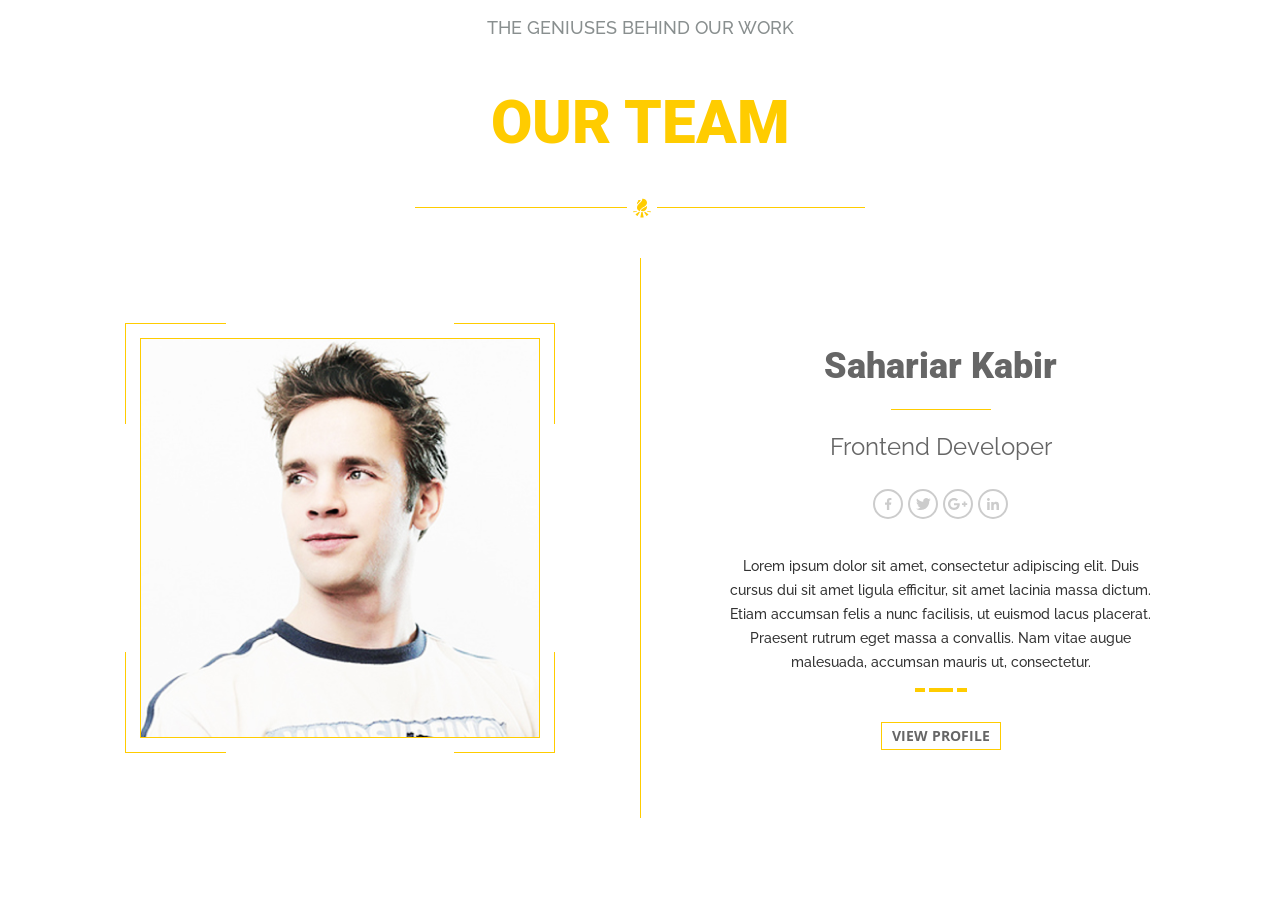
<file: lesson17/index.html>
<!DOCTYPE html>
<html lang="en">

<head>
  <meta charset="UTF-8">
  <meta http-equiv="X-UA-Compatible" content="IE=edge">
  <meta name="viewport" content="width=device-width, initial-scale=1.0">
  <title>SASS</title>
  <link rel="stylesheet" href="index.css">
</head>

<body>
  <header>
    <p>The geniuses behind our work</p>
    <h2>Our team</h2>
  </header>
  <div class="divider">
    <div class="divider__img-wrapper"><img src="assets/images/bonfire.svg" alt="bonfire"></div>
  </div>
  <main class="content">
    <div class="content__left">
      <div class="photo-block">
        <div class="photo-block__photo"><img src="assets/images/photo.png" alt="photo"></div>
        <div class="photo-block__frame"></div>
        <div class="photo-block__frame"></div>
        <div class="photo-block__frame"></div>
        <div class="photo-block__frame"></div>
      </div>
    </div>
    <div class="content__right">
      <div class="description">
        <h3>Sahariar Kabir</h3>
        <div class="description__divider"></div>
        <h4>Frontend Developer</h4>
        <ul class="social">
          <li class="social__item">
            <a href="" class="social__link">
              <svg class="social__icon">
                <use xlink:href="assets/images/social.svg#facebook"></use>
              </svg>
            </a>
          </li>
          <li class="social__item">
            <a href="" class="social__link">
              <svg class="social__icon">
                <use xlink:href="assets/images/social.svg#twitter"></use>
              </svg>
            </a>
          </li>
          <li class="social__item">
            <a href="" class="social__link">
              <svg class="social__icon">
                <use xlink:href="assets/images/social.svg#google"></use>
              </svg>
            </a>
          </li>
          <li class="social__item">
            <a href="" class="social__link">
              <svg class="social__icon">
                <use xlink:href="assets/images/social.svg#linkedin"></use>
              </svg>
            </a>
          </li>
        </ul>
        <p>Lorem ipsum dolor sit amet, consectetur adipiscing elit. Duis cursus dui sit amet ligula efficitur, sit amet
          lacinia massa dictum. Etiam accumsan felis a nunc facilisis, ut euismod lacus placerat. Praesent rutrum eget
          massa a convallis. Nam vitae augue malesuada, accumsan mauris ut, consectetur.</p>
          <div class="description__decore"></div>
        <button>View Profile</button>
      </div>
    </div>
  </main>
</body>

</html>
</file>
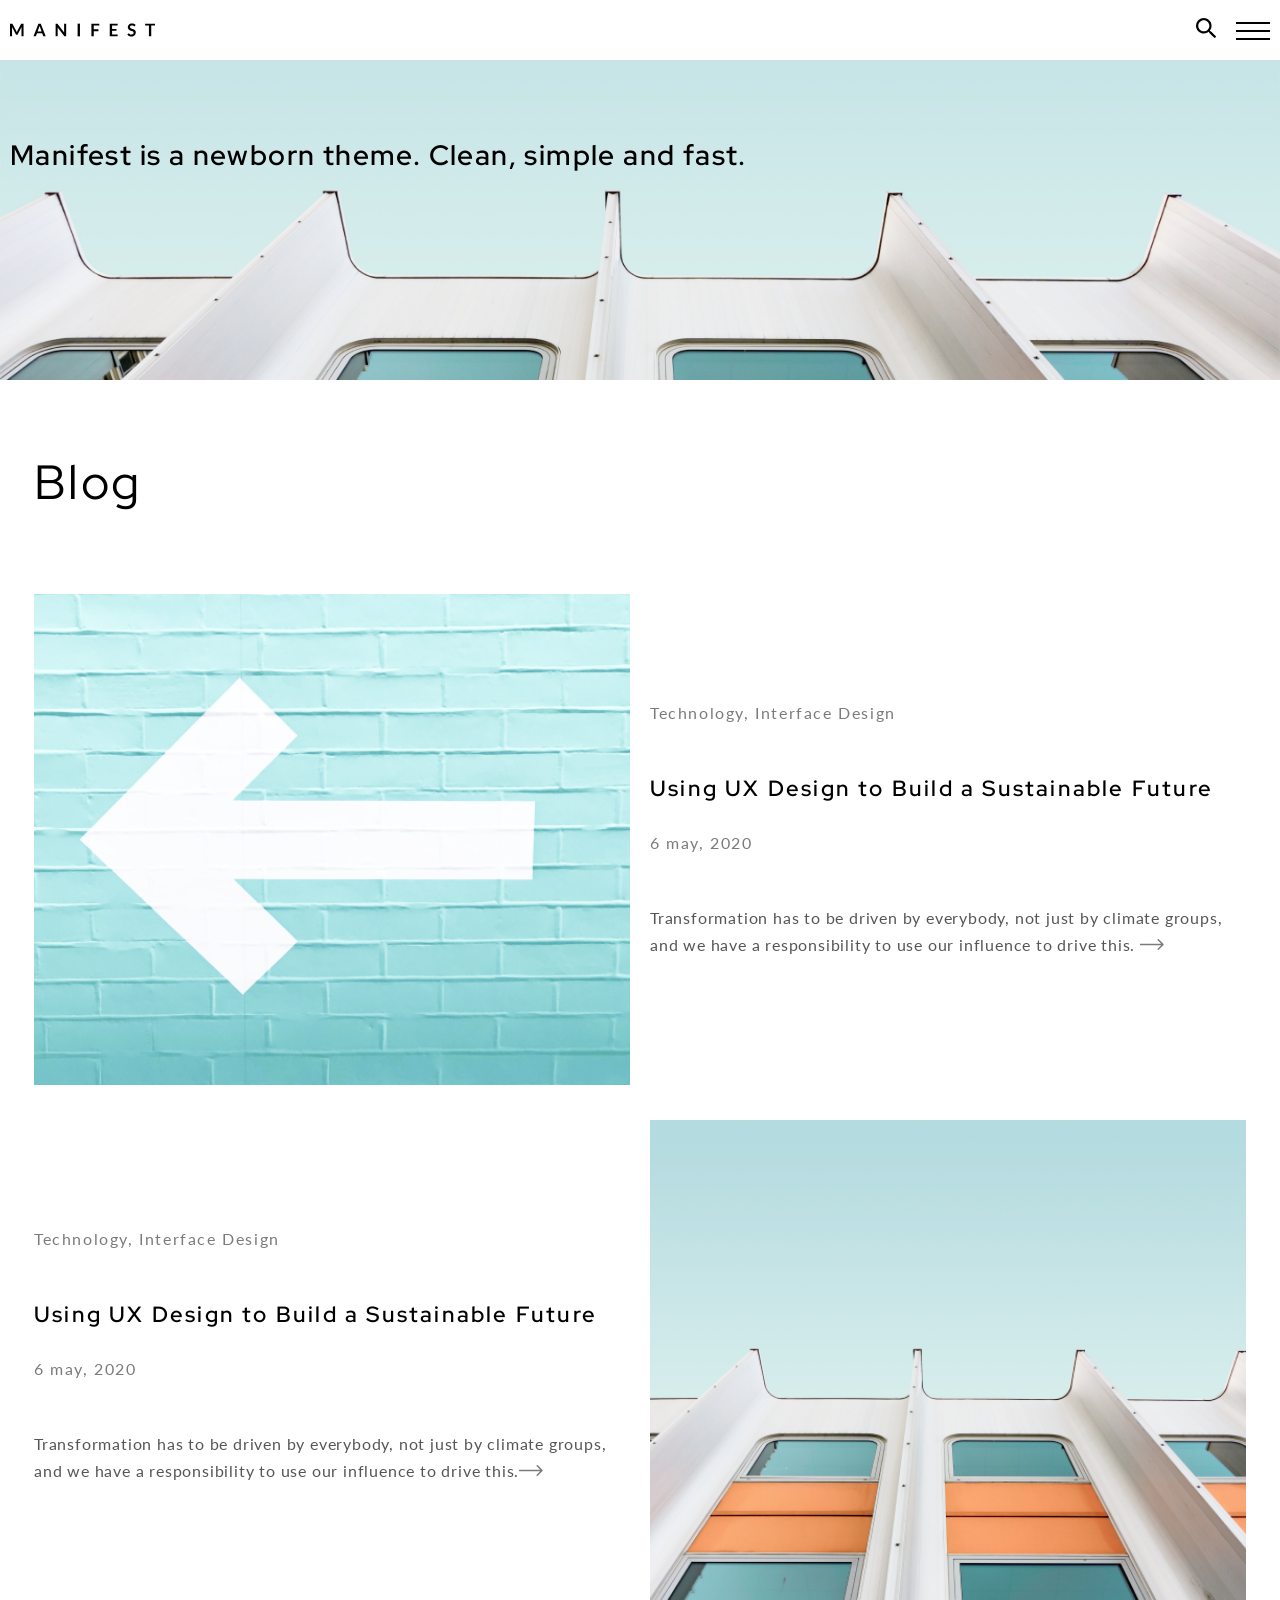
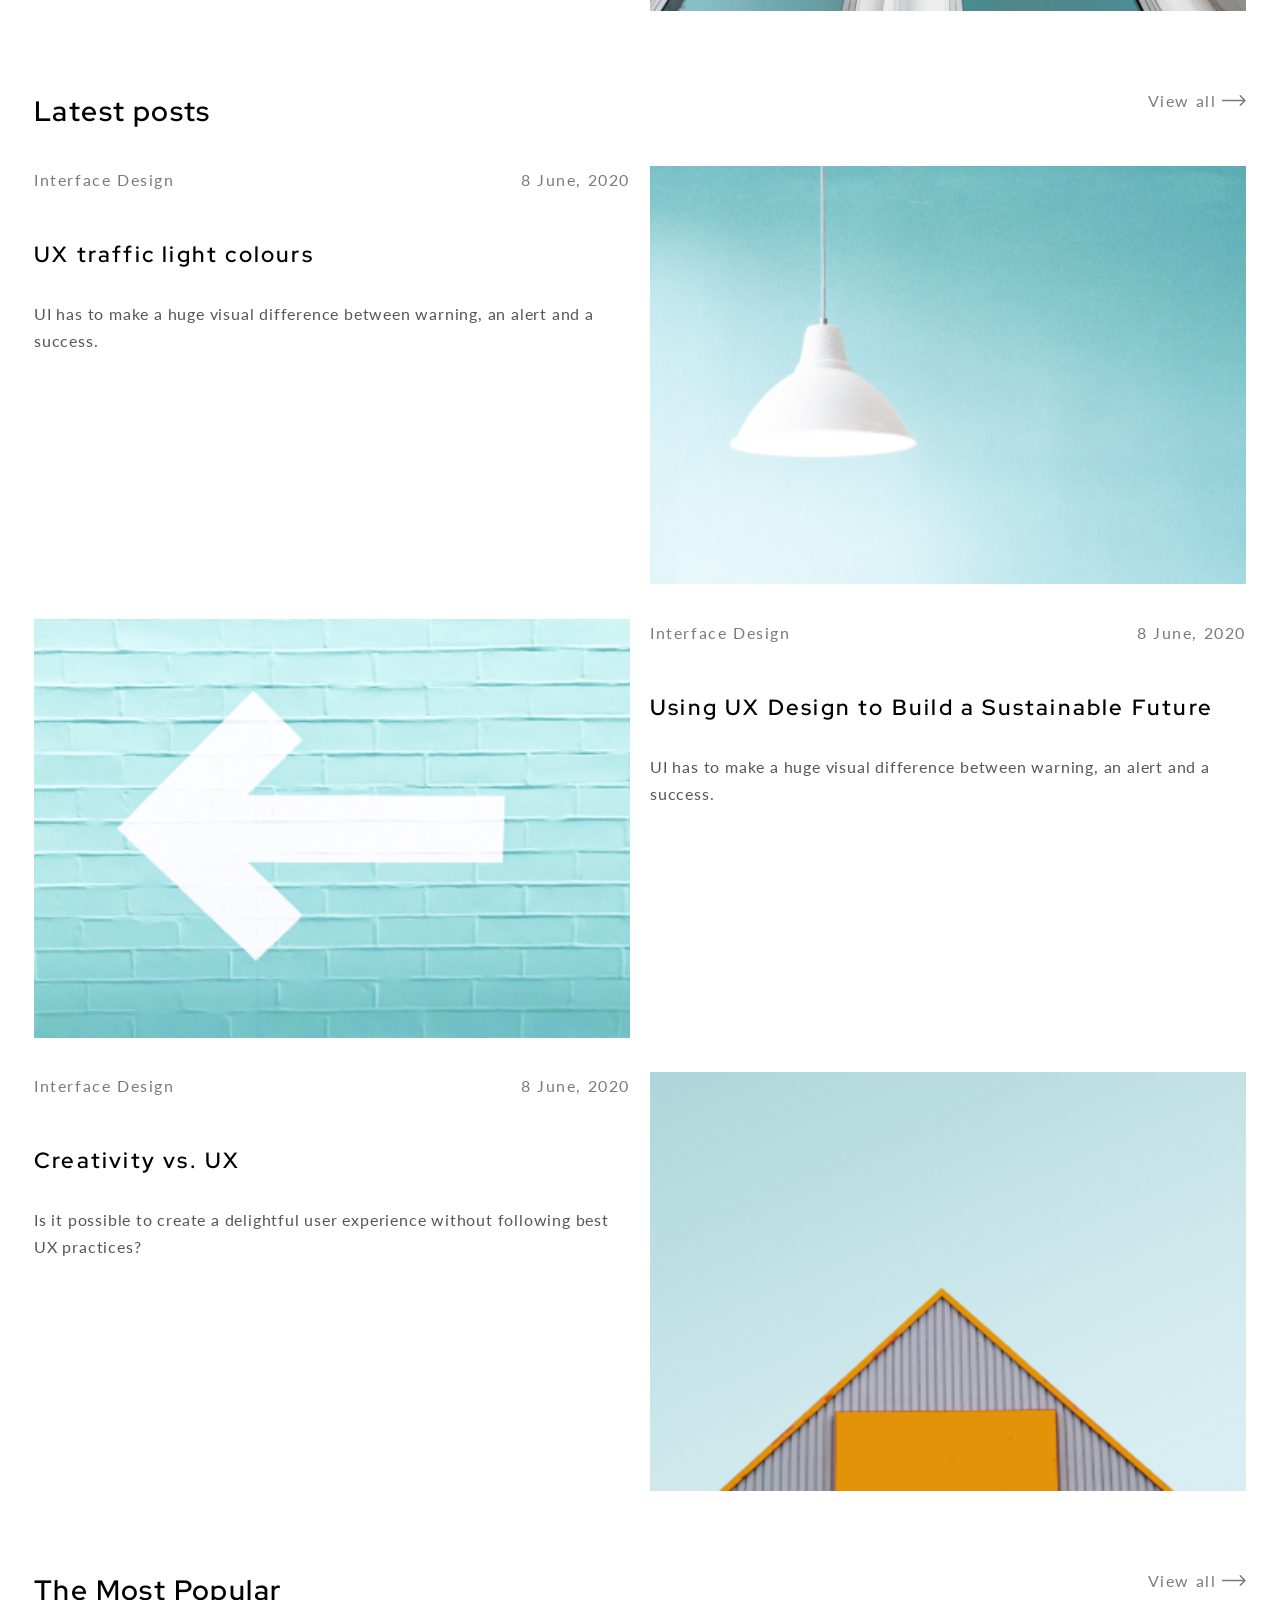
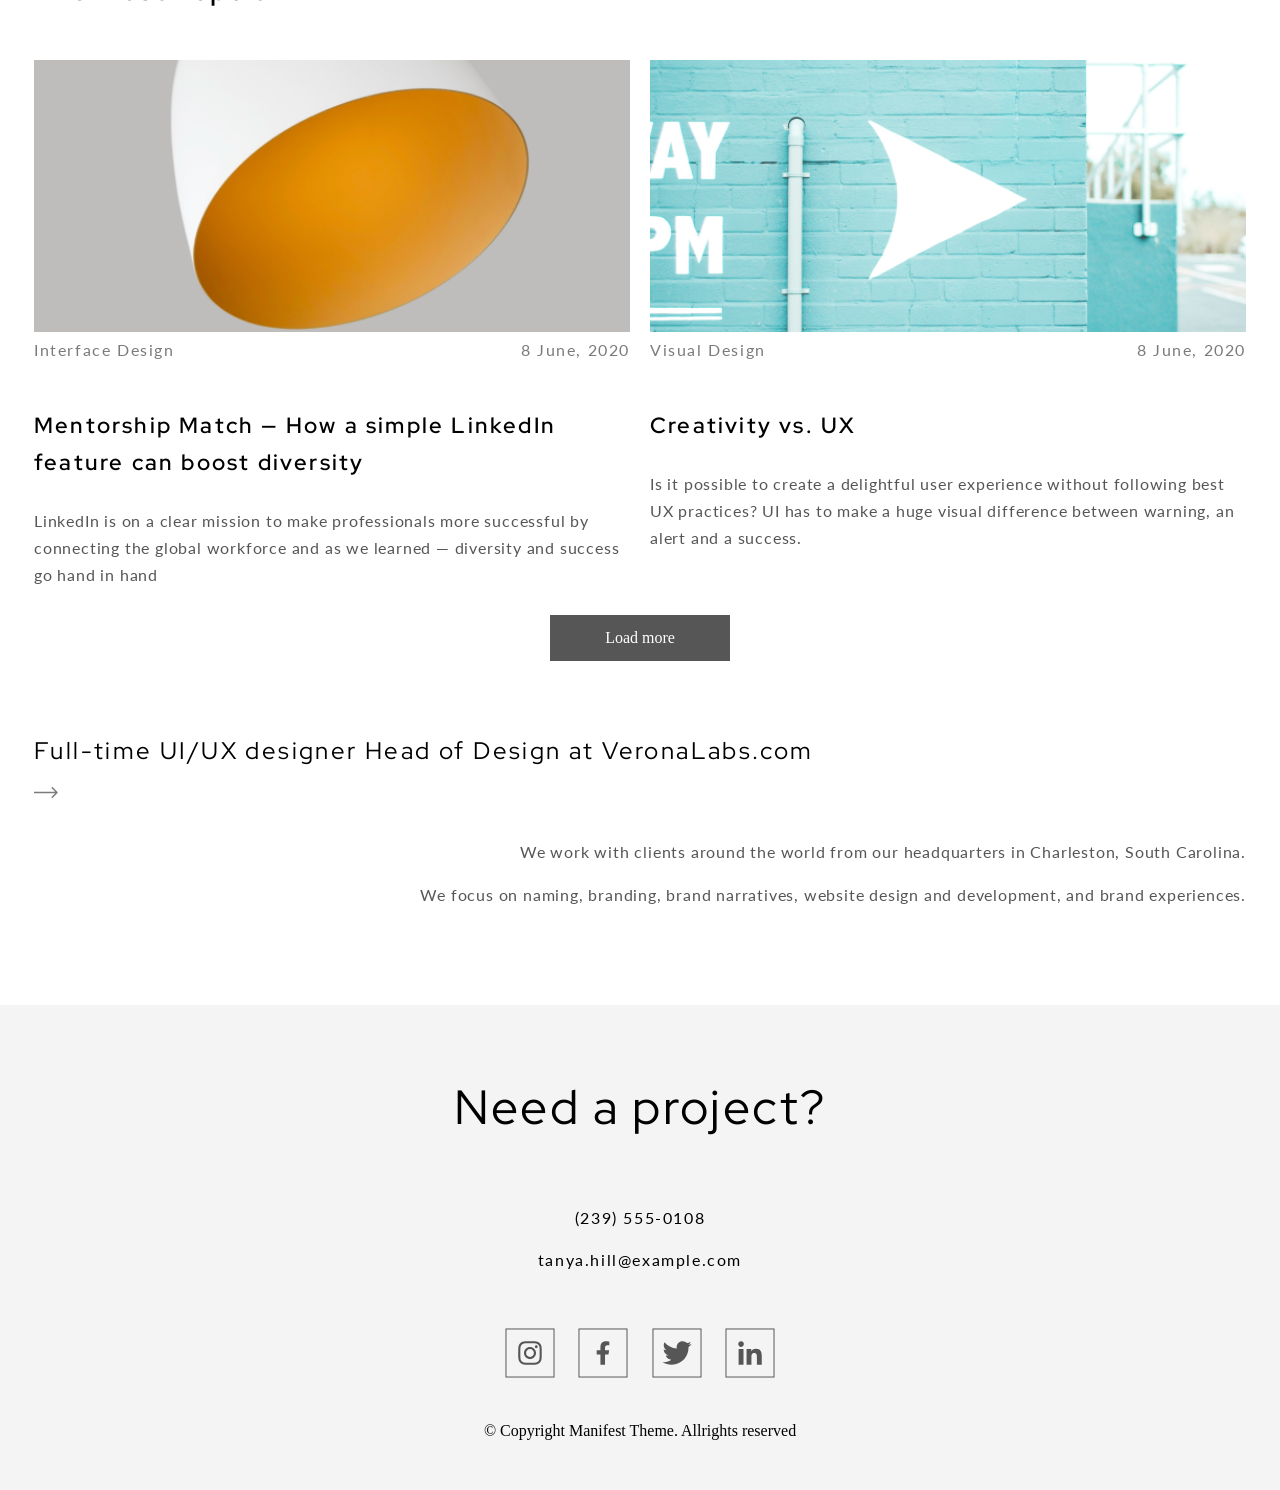
<file: lesson18/index.html>
<!DOCTYPE html>
<html lang="en">

<head>
  <meta charset="UTF-8">
  <meta http-equiv="X-UA-Compatible" content="IE=edge">
  <meta name="viewport" content="width=device-width, initial-scale=1.0">
  <title>Responsive design</title>
  <link rel="stylesheet" href="index.css">
</head>

<body>
  <div class="container">
    <header>
      <nav class="top-nav">
        <div class="logo">
          <img src="assets/images/logo.svg" alt="logo">
        </div>
        <ul class="top-nav__menu">
          <li href="#"><a href="#">Home</a></li>
          <li href="#"><a href="#">About</a></li>
          <li href="#"><a href="#">Works</a></li>
          <li href="#"><a href="#">Blog</a></li>
          <li href="#"><a href="#">Contact</a></li>
        </ul>
        <div class="top-nav__left">
          <a href="#" class="search"><img src="assets/images/search.svg" alt="search"></a>
          <a href="javascript:void(0);" class="icon" onclick="myFunction()">
            <div class="menu-button"></div>
          </a>
        </div>
      </nav>
      <ul id="menu">
        <li href="#"><a href="#">Home</a></li>
        <li href="#"><a href="#">About</a></li>
        <li href="#"><a href="#">Works</a></li>
        <li href="#"><a href="#">Blog</a></li>
        <li href="#"><a href="#">Contact</a></li>
      </ul>
    </header>
    <main>
      <div class="first-screen">
        <h2 class="title">Manifest is a newborn theme.
          Clean, simple and fast.</h2>
      </div>
      <div class="content-wrapper">
        <div class="blog">
          <h1>Blog</h1>
          <div class="articles-wrapper">
            <div class="article">
              <div class="article-text-wrapper">
                <h4 class="article-topic"><a href="#">Technology</a>, <a href="#">Interface Design</a></h4>
                <h3 class="article-name">Using UX Design to Build a Sustainable Future</h3>
                <h4 class="article-date">6 may, 2020</h4>
                <h5 class="article-text">Transformation has to be driven by everybody, not just by climate groups, and
                  we
                  have a
                  responsibility to use our influence to drive this. <a href="#"><img src="assets/images/Arrow 2.svg"
                      alt="arrow"></a></h5>
              </div>
              <div class="article__picture"><img src="assets/images/blog__image.png" alt="blog-image"></div>
            </div>
            <div class="article">
              <div class="article-text-wrapper">
                <h4 class="article-topic"><a href="#">Technology</a>, <a href="#">Interface Design</a></h4>
                <h3 class="article-name">Using UX Design to Build a Sustainable Future</h3>
                <h4 class="article-date">6 may, 2020</h4>
                <h5 class="article-text">Transformation has to be driven by everybody, not just by climate groups, and
                  we
                  have a
                  responsibility to use our influence to drive this.<a href="#"><img src="assets/images/Arrow 2.svg"
                      alt="arrow"></a></h5>
              </div>
              <div class="article__picture"><img src="assets/images/blog__image2.png" alt="blog-image"></div>
            </div>
          </div>
        </div>
        <div class="latest-posts">
          <div class="latest-posts__heading">
            <h2 class="title">Latest posts</h2>
            <h4><a href="#">View all <img src="assets/images/Arrow 2.svg" alt="blog-image"></a></h4>
          </div>
          <div class="post-wrapper">
            <div class="post">
              <div class="post__picture"><img src="assets/images/post-image1.png" alt="post-image"></div>
              <div class="post-text-wrapper">
                <div class="post__heading">
                  <h4 class="post__topic"><a href="#">Interface Design</a></h4>
                  <h4 class="post__date">8 June, 2020</h4>
                </div>
                <h3 class="post__name">UX traffic light colours</h3>
                <h5 class="post__text">UI has to make a huge visual difference between warning, an alert and a success.
                </h5>
              </div>
            </div>
            <div class="post">
              <div class="post__picture"><img src="assets/images/post-image2.png" alt="post-image"></div>
              <div class="post-text-wrapper">
                <div class="post__heading">
                  <h4 class="post__topic"><a href="#">Interface Design</a></h4>
                  <h4 class="post__date">8 June, 2020</h4>
                </div>
                <h3 class="post__name">Using UX Design to Build a Sustainable Future</h3>
                <h5 class="post__text">UI has to make a huge visual difference between warning, an alert and a success.
                </h5>
              </div>
            </div>
            <div class="post">
              <div class="post__picture"><img src="assets/images/post-image3.png" alt="post-image"></div>
              <div class="post-text-wrapper">
                <div class="post__heading">
                  <h4 class="post__topic"><a href="#">Interface Design</a></h4>
                  <h4 class="post__date">8 June, 2020</h4>
                </div>
                <h3 class="post__name">Creativity vs. UX</h3>
                <h5 class="post__text">Is it possible to create a delightful user experience without following best UX
                  practices?</h5>
              </div>
            </div>
          </div>
        </div>
        <div class="most-popular">
          <div class="most-popular__heading">
            <h2>The Most Popular</h2>
            <h4><a href="#">View all <img src="assets/images/Arrow 2.svg" alt="blog-image"></a></h4>
          </div>
          <div class="post-wrapper">
            <div class="most-popular__post">
              <div class="post__picture"><img src="assets/images/most-popular-image1.png" alt="post-image"></div>
              <div class="post-text-wrapper">
                <div class="post__heading">
                  <h4 class="post__topic"><a href="#">Interface Design</a></h4>
                  <h4 class="post__date">8 June, 2020</h4>
                </div>
                <h3 class="post__name">Mentorship Match — How a simple LinkedIn feature can boost diversity</h3>
                <h5 class="post__text">LinkedIn is on a clear mission to make professionals more successful by
                  connecting
                  the global workforce and as we learned — diversity and success go hand in hand</h5>
              </div>
            </div>
            <div class="most-popular__post">
              <div class="post__picture"><img src="assets/images/most-popular-image2.png" alt="post-image"></div>
              <div class="post-text-wrapper">
                <div class="post__heading">
                  <h4 class="post__topic"><a href="#">Visual Design</a></h4>
                  <h4 class="post__date">8 June, 2020</h4>
                </div>
                <h3 class="post__name">Creativity vs. UX</h3>
                <h5 class="post__text">Is it possible to create a delightful user experience without following best UX
                  practices?
                  UI has to make a huge visual difference between warning, an alert and a success.</h5>
              </div>
            </div>
          </div>
        </div>
        <button class="load-btn">Load more</button>
        <div class="info">
          <h2 class="info__title">Full-time UI/UX designer
            Head of Design at VeronaLabs.com <br> <a href="#"><img src="assets/images/Arrow 2.svg" alt="blog-image"></a>
          </h2>
          <h5 class="info__text">
            <p>We work with clients around the world from our headquarters in Charleston, South Carolina.</p>
            <p>We focus on naming, branding, brand narratives, website design and development, and brand experiences.
            </p>
          </h5>
        </div>
      </div>
    </main>
  </div>
  <footer>
    <div class="footer-wrapper">
      <div class="contacts">
        <h1>Need a project?</h1>
        <h4>(239) 555-0108</h4>
        <h4>tanya.hill@example.com</h4>
      </div>
      <ul class="social">
        <li class="social__item">
          <a href="" class="social__link">
            <svg class="social__icon" viewBox="0 0 51 50" fill="none" xmlns="http://www.w3.org/2000/svg">
              <rect class="icon-background" x="0.999512" y="0.5" width="49" height="49" fill="none" />
              <path class="icon"
                d="M25.5024 18.8467C22.0964 18.8467 19.3491 21.594 19.3491 25C19.3491 28.406 22.0964 31.1533 25.5024 31.1533C28.9084 31.1533 31.6557 28.406 31.6557 25C31.6557 21.594 28.9084 18.8467 25.5024 18.8467ZM25.5024 29.0004C23.3014 29.0004 21.502 27.2064 21.502 25C21.502 22.7936 23.296 20.9996 25.5024 20.9996C27.7088 20.9996 29.5029 22.7936 29.5029 25C29.5029 27.2064 27.7035 29.0004 25.5024 29.0004V29.0004ZM33.3427 18.595C33.3427 19.3929 32.7 20.0302 31.9074 20.0302C31.1095 20.0302 30.4722 19.3876 30.4722 18.595C30.4722 17.8024 31.1148 17.1598 31.9074 17.1598C32.7 17.1598 33.3427 17.8024 33.3427 18.595ZM37.4181 20.0517C37.327 18.1291 36.8879 16.4261 35.4794 15.023C34.0763 13.6199 32.3733 13.1807 30.4508 13.0843C28.4693 12.9719 22.5302 12.9719 20.5487 13.0843C18.6315 13.1754 16.9285 13.6145 15.5201 15.0176C14.1116 16.4207 13.6778 18.1237 13.5814 20.0463C13.469 22.0278 13.469 27.9669 13.5814 29.9483C13.6725 31.8709 14.1116 33.5739 15.5201 34.977C16.9285 36.3801 18.6262 36.8193 20.5487 36.9157C22.5302 37.0281 28.4693 37.0281 30.4508 36.9157C32.3733 36.8246 34.0763 36.3855 35.4794 34.977C36.8825 33.5739 37.3217 31.8709 37.4181 29.9483C37.5305 27.9669 37.5305 22.0331 37.4181 20.0517V20.0517ZM34.8582 32.0744C34.4405 33.1241 33.6318 33.9327 32.5768 34.3558C30.997 34.9824 27.2483 34.8378 25.5024 34.8378C23.7566 34.8378 20.0025 34.977 18.428 34.3558C17.3784 33.9381 16.5697 33.1294 16.1466 32.0744C15.5201 30.4946 15.6646 26.7458 15.6646 25C15.6646 23.2542 15.5254 19.5001 16.1466 17.9256C16.5643 16.8759 17.373 16.0673 18.428 15.6442C20.0078 15.0176 23.7566 15.1622 25.5024 15.1622C27.2483 15.1622 31.0024 15.023 32.5768 15.6442C33.6265 16.0619 34.4351 16.8706 34.8582 17.9256C35.4848 19.5054 35.3402 23.2542 35.3402 25C35.3402 26.7458 35.4848 30.4999 34.8582 32.0744Z" />
              <rect x="0.999512" y="0.5" width="49" height="49" stroke="#565656" />
            </svg>
          </a>
        </li>
        <li class="social__item">
          <a href="" class="social__link">
            <svg class="social__icon" viewBox="0 0 51 50" fill="none" xmlns="http://www.w3.org/2000/svg">
              <rect class="icon-background" x="0.999512" y="0.5" width="49" height="49" fill="none" />
              <path class="icon"
                d="M31.084 26.5L31.7505 22.1566H27.5829V19.338C27.5829 18.1497 28.1651 16.9914 30.0316 16.9914H31.9263V13.2934C31.9263 13.2934 30.207 13 28.563 13C25.1309 13 22.8874 15.0803 22.8874 18.8463V22.1566H19.0723V26.5H22.8874V37H27.5829V26.5H31.084Z"
                fill="#565656" />
              <rect x="0.999512" y="0.5" width="49" height="49" stroke="#565656" />
            </svg>
          </a>
        </li>
        <li class="social__item">
          <a href="" class="social__link">
            <svg class="social__icon" viewBox="0 0 51 50" fill="none" xmlns="http://www.w3.org/2000/svg">
              <rect class="icon-background" x="0.999512" y="0.5" width="49" height="49" fill="none" />
              <path class="icon"
                d="M37.2371 18.9812C37.2559 19.2437 37.2559 19.5063 37.2559 19.7687C37.2559 27.775 31.1622 37 20.0246 37C16.5934 37 13.4059 36.0062 10.7246 34.2813C11.2121 34.3375 11.6808 34.3563 12.1871 34.3563C15.0183 34.3563 17.6246 33.4 19.7059 31.7688C17.0434 31.7125 14.8121 29.9688 14.0433 27.5687C14.4184 27.625 14.7933 27.6625 15.1871 27.6625C15.7309 27.6625 16.2746 27.5874 16.7809 27.4563C14.0059 26.8937 11.9246 24.4562 11.9246 21.5125V21.4375C12.7308 21.8875 13.6684 22.1688 14.662 22.2062C13.0308 21.1187 11.9621 19.2625 11.9621 17.1625C11.9621 16.0375 12.262 15.0062 12.7871 14.1062C15.7683 17.7812 20.2496 20.1812 25.2745 20.4437C25.1808 19.9937 25.1245 19.525 25.1245 19.0563C25.1245 15.7187 27.8246 13 31.1808 13C32.9245 13 34.4995 13.7312 35.6058 14.9125C36.9745 14.65 38.287 14.1437 39.4496 13.45C38.9995 14.8563 38.0433 16.0375 36.7871 16.7875C38.0058 16.6563 39.1871 16.3187 40.2745 15.85C39.4497 17.05 38.4184 18.1187 37.2371 18.9812V18.9812Z"
                fill="white" />
              <rect x="0.999512" y="0.5" width="49" height="49" stroke="#565656" />
            </svg>
          </a>
        </li>
        <li class="social__item">
          <a href="" class="social__link">
            <svg class="social__icon" viewBox="0 0 51 50" fill="none" xmlns="http://www.w3.org/2000/svg">
              <rect class="icon-background" x="0.999512" y="0.5" width="49" height="49" fill="none" />
              <path class="icon"
                d="M18.8718 37H13.8959V20.9764H18.8718V37ZM16.3812 18.7907C14.7901 18.7907 13.4995 17.4728 13.4995 15.8817C13.4995 15.1174 13.8031 14.3844 14.3435 13.844C14.884 13.3036 15.6169 13 16.3812 13C17.1455 13 17.8784 13.3036 18.4188 13.844C18.9593 14.3844 19.2629 15.1174 19.2629 15.8817C19.2629 17.4728 17.9718 18.7907 16.3812 18.7907ZM37.4947 37H32.5296V29.1998C32.5296 27.3409 32.4921 24.9569 29.9426 24.9569C27.3555 24.9569 26.9591 26.9766 26.9591 29.0659V37H21.9886V20.9764H26.7609V23.1622H26.8305C27.4948 21.9032 29.1175 20.5746 31.5385 20.5746C36.5743 20.5746 37.5 23.8908 37.5 28.198V37H37.4947Z"
                fill="#565656" />
              <rect x="0.999512" y="0.5" width="49.0007" height="49" stroke="#565656" />
            </svg>
          </a>
        </li>
      </ul>
    </div>
    <p>© Copyright Manifest Theme. Allrights reserved</p>
  </footer>

  <script>
    function myFunction() {
      let x = document.getElementById("menu");
      if (x.style.display === "flex") {
        x.style.display = "none";
      } else {
        x.style.display = "flex";
      }
    }
  </script>
</body>

</html>
</file>
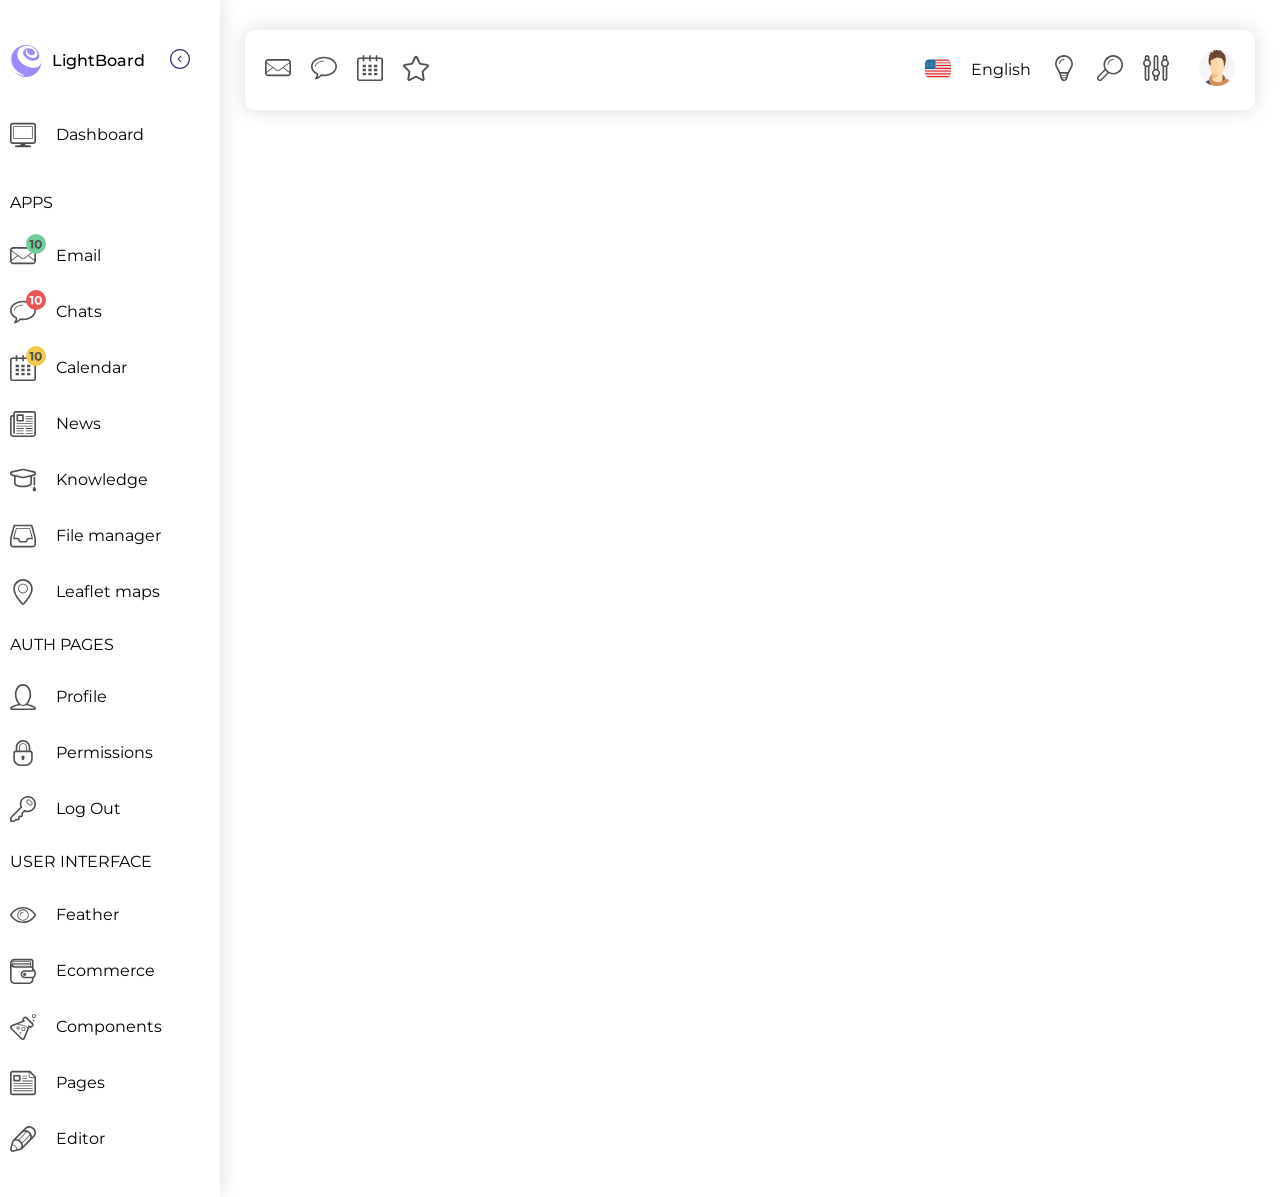
<file: lesson19/index.html>
<!DOCTYPE html>
<html lang="en">

<head>
  <meta charset="UTF-8">
  <meta http-equiv="X-UA-Compatible" content="IE=edge">
  <meta name="viewport" content="width=device-width, initial-scale=1.0">
  <title>Responsive navigation lesson19</title>
  <link rel="stylesheet" href="index.css">
</head>

<body>
  <div class="container">
    <aside class="sidebar">
      <div class="sidebar__logo">
        <ul>
          <li class="row"><img src="assets/images/logo.svg" alt="logo" class="logo">
            <p class="description logo">LightBoard</p><button><img src="assets/images/arrow.svg" alt="arrow"><img
                src="assets/images/arrow-right.svg" alt="arrow"></button>
          </li>
          <li class="row"><img src="assets/images/dashboard.svg" alt="dashboard" class="icon">
            <p class="description">Dashboard</p>
          </li>
        </ul>
      </div>
      <div class="sidebar__apps">
        <ul>
          <li>
            <div class="divider"><svg width="40" height="4" viewBox="0 0 40 4" fill="none"
                xmlns="http://www.w3.org/2000/svg">
                <line x1="2" y1="2" x2="38" y2="2" stroke="#9E8CFC" stroke-width="4" stroke-linecap="round"
                  stroke-dasharray="8 8" />
              </svg>
            </div>
            <p class="description">APPS</p>
          </li>
          <li><img src="assets/images/mail.svg" alt="bubble" class="icon">
            <img src="assets/images/badge-green.svg" alt="badge" class="badge">
            <p class="description">Email</p>
          </li>
          <li><img src="assets/images/bubble.svg" alt="bubble" class="icon">
            <img src="assets/images/badge-red.svg" alt="badge" class="badge">
            <p class="description">Chats</p>
          </li>
          <li><img src="assets/images/calendar.svg" alt="calendar" class="icon">
            <img src="assets/images/badge-yellow.svg" alt="badge" class="badge">
            <p class="description">Calendar</p>
          </li>
          <li><img src="assets/images/news.svg" alt="news" class="icon">
            <p class="description">News</p>
          </li>
          <li><img src="assets/images/study1.svg" alt="study" class="icon">
            <p class="description">Knowledge</p>
          </li>
          <li><img src="assets/images/stack.svg" alt="stack" class="icon">
            <p class="description">File manager</p>
          </li>
          <li><img src="assets/images/location.svg" alt="location" class="icon">
            <p class="description">Leaflet maps</p>
          </li>
        </ul>
      </div>
      <div class="sidebar__auth-pages">
        <ul>
          <li>
            <div class="divider"><svg width="40" height="4" viewBox="0 0 40 4" fill="none"
                xmlns="http://www.w3.org/2000/svg">
                <line x1="2" y1="2" x2="38" y2="2" stroke="#9E8CFC" stroke-width="4" stroke-linecap="round"
                  stroke-dasharray="8 8" />
              </svg>
            </div>
            <p class="description">AUTH PAGES</p>
          </li>
          <li><img src="assets/images/profile.svg" alt="profile" class="icon">
            <p class="description">Profile</p>
          </li>
          <li><img src="assets/images/lock.svg" alt="lock" class="icon">
            <p class="description">Permissions</p>
          </li>
          <li><img src="assets/images/log-out.svg" alt="log-out" class="icon">
            <p class="description">Log Out</p>
          </li>
        </ul>
      </div>
      <div class="sidebar__user-int">
        <ul>
          <li>
            <div class="divider"><svg width="40" height="4" viewBox="0 0 40 4" fill="none"
                xmlns="http://www.w3.org/2000/svg">
                <line x1="2" y1="2" x2="38" y2="2" stroke="#9E8CFC" stroke-width="4" stroke-linecap="round"
                  stroke-dasharray="8 8" />
              </svg>
            </div>
            <p class="description">USER INTERFACE</p>
          </li>
          <li><img src="assets/images/eye.svg" alt="eye" class="icon">
            <p class="description">Feather</p>
          </li>
          <li><img src="assets/images/wallet.svg" alt="wallet" class="icon">
            <p class="description">Ecommerce</p>
          </li>
          <li><img src="assets/images/lab.svg" alt="lab" class="icon">
            <p class="description">Components</p>
          </li>
          <li><img src="assets/images/page.svg" alt="page" class="icon">
            <p class="description">Pages</p>
          </li>
          <li><img src="assets/images/pen.svg" alt="pen" class="icon">
            <p class="description">Editor</p>
          </li>
        </ul>
      </div>
    </aside>
    <header class="header">
      <nav class="top-nav">
        <div class="top-nav__left">
          <ul>
            <li> <a href="#"><img src="assets/images/mail.svg" alt="mail"></a> </li>
            <li><a href="#"><img src="assets/images/bubble.svg" alt="bubble"></a></li>
            <li><a href="#"><img src="assets/images/calendar.svg" alt="calendar"></a></li>
            <li><a href="#"><img src="assets/images/star.svg" alt="star"></a></li>
          </ul>
        </div>
        <div class="top-nav__right">
          <div class="language"><a href="#"> <img src="assets/images/lang-icon.svg"
                alt="language"></a><span>English</span></div>
          <div class="settings">
            <ul>
              <li><a href="#"><img src="assets/images/change-theme.svg" alt="theme"></a></li>
              <li><a href="#"><img src="assets/images/search.svg" alt="search"></a></li>
              <li><a href="#"><img src="assets/images/set.svg" alt="set"></a></li>
            </ul>
          </div>
          <div class="profile"><a href="#"><img src="assets/images/profile-photo.svg" alt="set"></a></div>
        </div>
      </nav>

    </header>
  </div>
  <script>
    const button = document.querySelector("button");
    button.addEventListener("click", function () {
      document.querySelector(".sidebar").classList.toggle("active");
      document.querySelector(".header").classList.toggle("header-active")
    });
  </script>
</body>

</html>
</file>
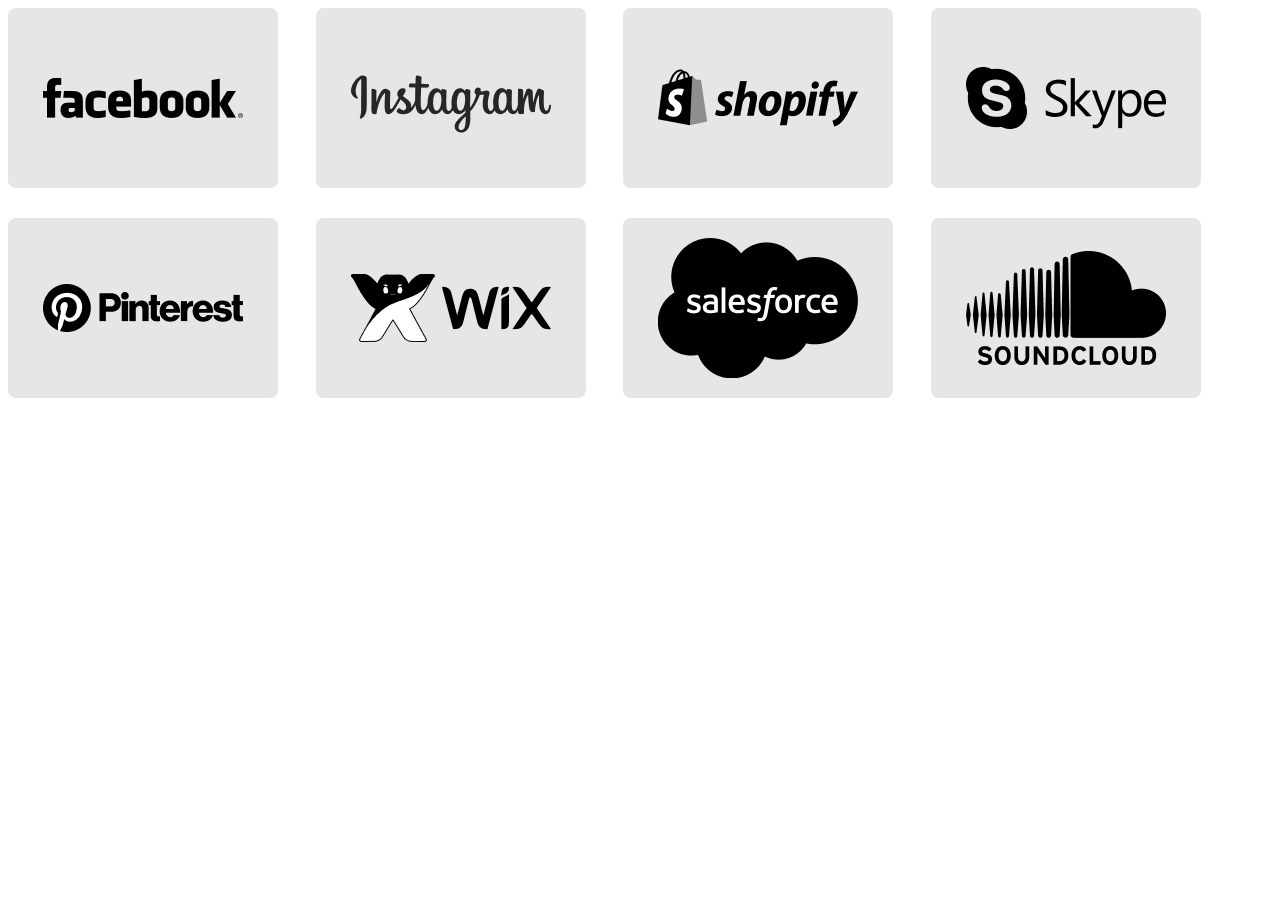
<file: lesson21/index.html>
<!DOCTYPE html>
<html lang="en">

<head>
  <meta charset="UTF-8">
  <meta http-equiv="X-UA-Compatible" content="IE=edge">
  <meta name="viewport" content="width=device-width, initial-scale=1.0">
  <title>CSS animations Lesson21</title>
  <link rel="stylesheet" href="index.css">
</head>

<body>
  <div class="card-container">
    <div class="flip-card">
      <div class="flip-card-inner">
        <div class="flip-card-front">
          <img src="assets/images/facebook-gray.png" alt="facebook">
        </div>
        <div class="flip-card-back">
          <img src="assets/images/facebook-black.png" alt="facebook">
        </div>
      </div>
    </div>
    <div class="flip-card">
      <div class="flip-card-inner">
        <div class="flip-card-front">
          <img src="assets/images/instagram-gray.png" alt="instagram">
        </div>
        <div class="flip-card-back">
          <img src="assets/images/instagram-black.png" alt="instagram">
        </div>
      </div>
    </div>
    <div class="flip-card">
      <div class="flip-card-inner">
        <div class="flip-card-front">
          <img src="assets/images/shopify-gray.png" alt="shopify">
        </div>
        <div class="flip-card-back">
          <img src="assets/images/shopify-black.png" alt="faceshopifybook">
        </div>
      </div>
    </div>
    <div class="flip-card">
      <div class="flip-card-inner">
        <div class="flip-card-front">
          <img src="assets/images/skype-gray.png" alt="skype">
        </div>
        <div class="flip-card-back">
          <img src="assets/images/skype-black.png" alt="skype">
        </div>
      </div>
    </div>
    <div class="flip-card">
      <div class="flip-card-inner">
        <div class="flip-card-front">
          <img src="assets/images/pinterest-gray.png" alt="pinterest">
        </div>
        <div class="flip-card-back">
          <img src="assets/images/pinterest-black.png" alt="pinterest">
        </div>
      </div>
    </div>
    <div class="flip-card">
      <div class="flip-card-inner">
        <div class="flip-card-front">
          <img src="assets/images/wix-gray.png" alt="wix">
        </div>
        <div class="flip-card-back">
          <img src="assets/images/wix-black.png" alt="wix">
        </div>
      </div>
    </div>
    <div class="flip-card">
      <div class="flip-card-inner">
        <div class="flip-card-front">
          <img src="assets/images/saleforse-gray.png" alt="saleforse">
        </div>
        <div class="flip-card-back">
          <img src="assets/images/saleforse-black.png" alt="saleforse">
        </div>
      </div>
    </div>
    <div class="flip-card">
      <div class="flip-card-inner">
        <div class="flip-card-front">
          <img src="assets/images/soundcloud-gray.png" alt="soundcloud">
        </div>
        <div class="flip-card-back">
          <img src="assets/images/soundcloud-black.png" alt="soundcloud">
        </div>
      </div>
    </div>
  </div>
  <script>
    function flipCard() {
      let cards = document.querySelectorAll('.card-container .flip-card-inner');
      let randomIndex = Math.floor(Math.random() * cards.length);
      cards[randomIndex].classList.toggle('flip');
    }
    setInterval(flipCard, 2000);
  </script>
</body>

</html>
</file>
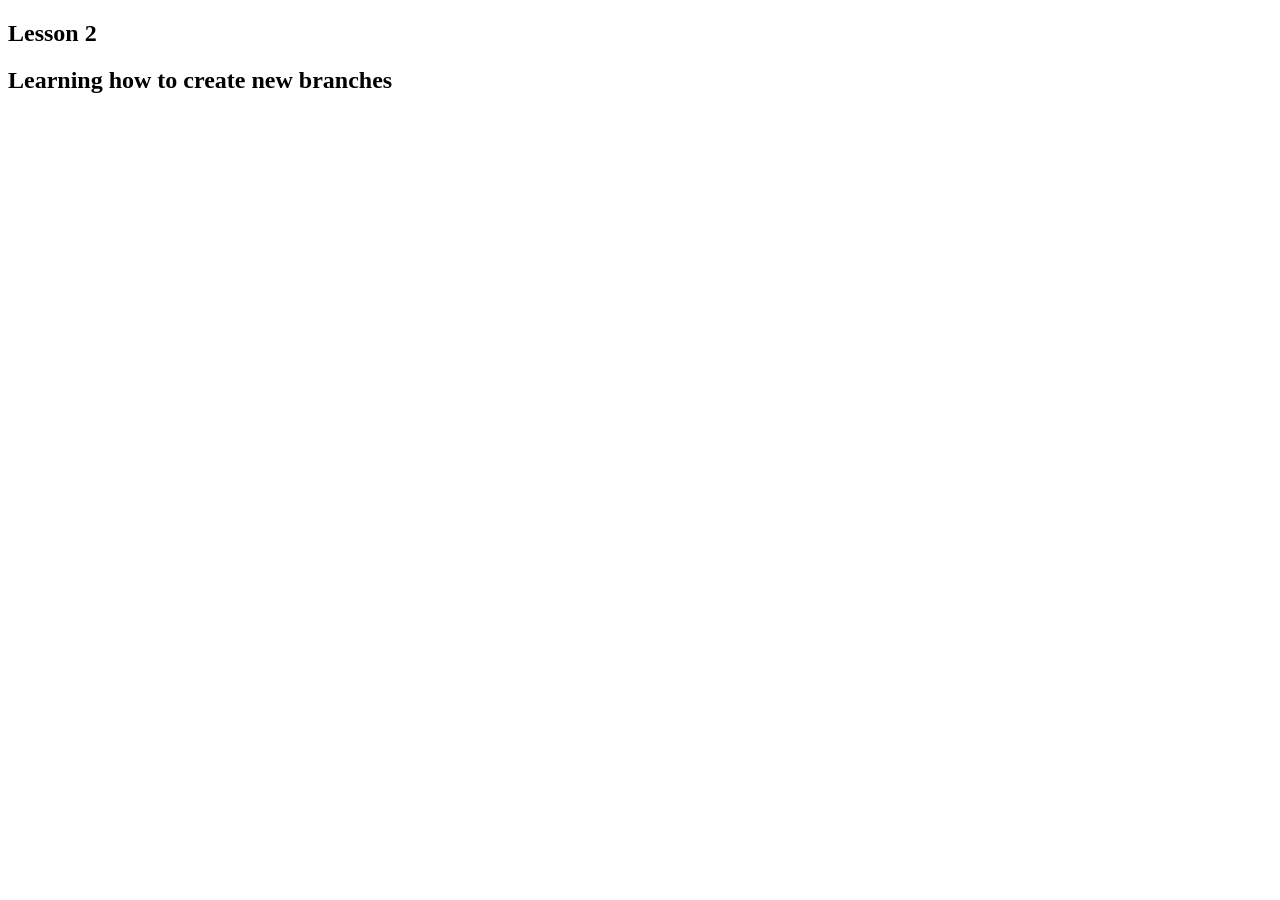
<file: lesson3/index.html>
<!DOCTYPE html>
<html lang="en">
  <head>
    <meta charset="UTF-8" />
    <meta http-equiv="X-UA-Compatible" content="IE=edge" />
    <meta name="viewport" content="width=device-width, initial-scale=1.0" />
    <title>lesson 2</title>
  </head>
  <body>
    <section>
      <h2>Lesson 2</h2>
    </section>
    <section>
      <h2>Learning how to create new branches</h2>
    </section>
  </body>
</html>
</file>
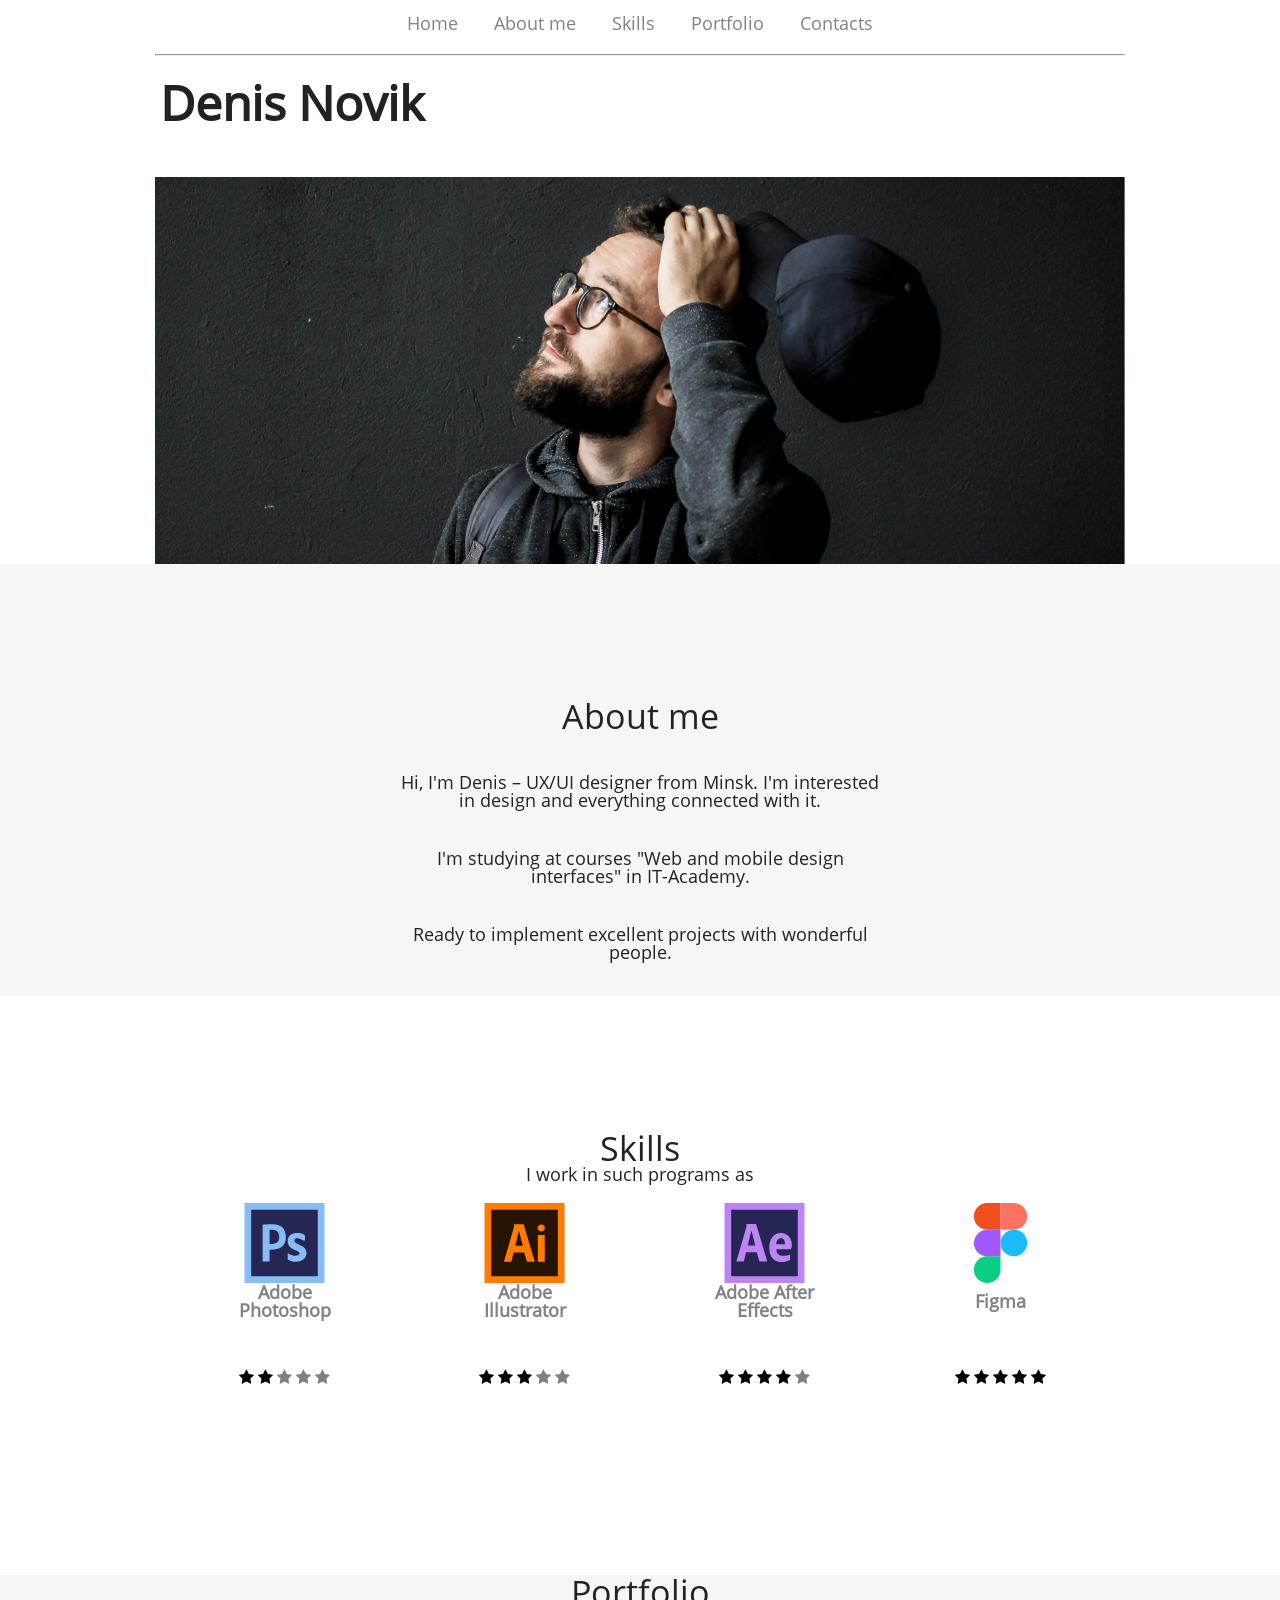
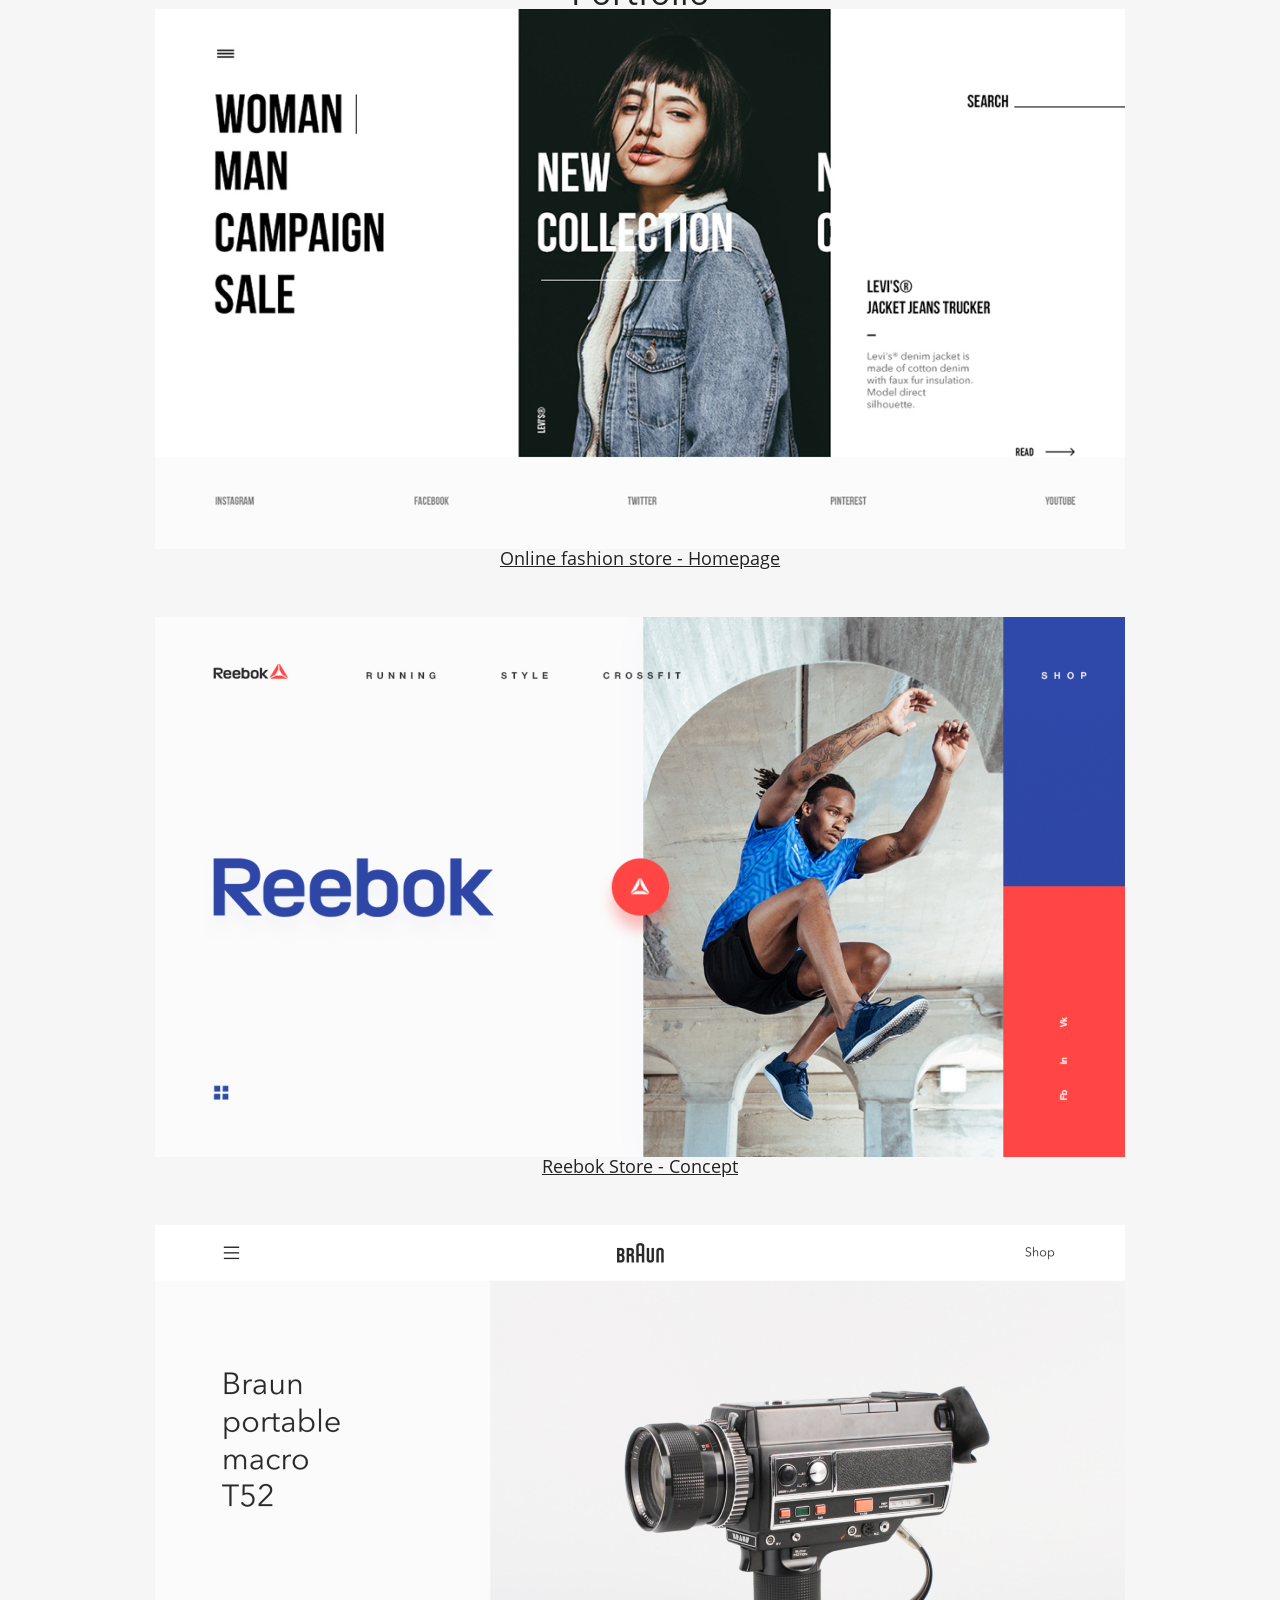
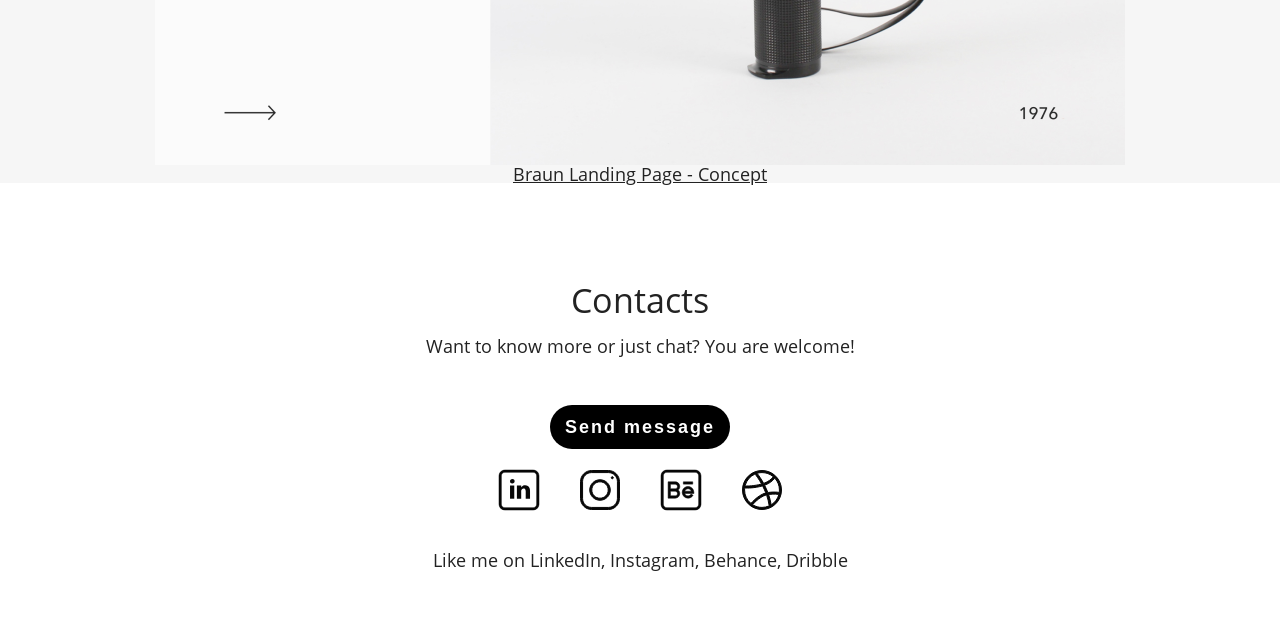
<file: lesson5/index.html>
<!DOCTYPE html>
<html lang="en">

<head>
    <meta charset="UTF-8">
    <meta http-equiv="X-UA-Compatible" content="IE=edge">
    <meta name="viewport" content="width=device-width, initial-scale=1.0">
    <title>Profile</title>
    <link rel="stylesheet" href="css/reset.css">
    <link rel="stylesheet" href="https://cdnjs.cloudflare.com/ajax/libs/font-awesome/4.7.0/css/font-awesome.min.css">
    <link rel="stylesheet" href="css/style.css">
</head>

<body>
    <header>
        <nav>
            <ul class="navigation">
                <li><a href="#home">Home</a></li>
                <li><a href="#about-me">About me</a></li>
                <li><a href="#skills"> Skills</a></li>
                <li><a href="#portfolio">Portfolio</a></li>
                <li><a href="#contacts">Contacts</a></li>
            </ul>
            <hr>
        </nav>

    </header>
    <main>
        <div id="home">
            <h1>Denis Novik</h1>
            <div class="image-wrapper">
                <img src="assets/image/profile-photo.jpg" alt="my-photo">
            </div>
        </div>
        <div id="about-me">
            <h2>About me</h2>
            <p>Hi, I'm Denis – UX/UI designer from Minsk.
                I'm interested in design and everything connected with it.</p>
            <p>I'm studying at courses "Web and mobile design
                interfaces" in IT-Academy.</p>
            <p>Ready to implement excellent projects
                with wonderful people.</p>
        </div>
        <div id="skills">
            <h2>Skills</h2>
            <p>I work in such programs as</p>
            <div class="my-programs">
                <div class="my-programs__card">
                    <img src="assets/image/ps.svg" alt="photoshop">
                    <p>Adobe Photoshop</p>
                    <div class="rate">
                        <i class="fa fa-star checked"></i>
                        <i class="fa fa-star checked"></i>
                        <i class="fa fa-star"></i>
                        <i class="fa fa-star"></i>
                        <i class="fa fa-star"></i>
                    </div>
                </div>
                <div class="my-programs__card">
                    <img src="assets/image/AI.svg" alt="illustrator">
                    <p>Adobe Illustrator</p>
                    <div class="rate">
                        <i class="fa fa-star checked"></i>
                        <i class="fa fa-star checked"></i>
                        <i class="fa fa-star checked"></i>
                        <i class="fa fa-star"></i>
                        <i class="fa fa-star"></i>
                    </div>
                </div>
                <div class="my-programs__card">
                    <img src="assets/image/Ae.svg" alt="illustrator">
                    <p>Adobe After Effects</p>
                    <div class="rate">
                        <i class="fa fa-star checked"></i>
                        <i class="fa fa-star checked"></i>
                        <i class="fa fa-star checked"></i>
                        <i class="fa fa-star checked"></i>
                        <i class="fa fa-star"></i>
                    </div>
                </div>
                <div class="my-programs__card">
                    <img src="assets/image/Figma.svg" alt="illustrator">
                    <p>Figma</p>
                    <div class="rate">
                        <i class="fa fa-star checked"></i>
                        <i class="fa fa-star checked"></i>
                        <i class="fa fa-star checked"></i>
                        <i class="fa fa-star checked"></i>
                        <i class="fa fa-star checked"></i>
                    </div>
                </div>
            </div>
        </div>
        <div id="portfolio">
            <h2>Portfolio</h2>
            <div class="image-wrapper">
                <div class="portfolio__card">
                    <img src="assets/image/Fashion-Store.jpg" alt="fashion-store">
                    <p>Online fashion store - Homepage</p>
                </div>
                <div class="portfolio__card">
                    <img src="assets/image/reebok_web.jpg" alt="reebok">
                    <p>Reebok Store - Concept</p>
                </div>
                <div class="portfolio__card">
                    <img src="assets/image/braun-landing.jpg" alt="braun">
                    <p>Braun Landing Page - Concept</p>
                </div>
            </div>

        </div>
    </main>
    <footer id="contacts">
        <h2>Contacts</h2>
        <p>Want to know more or just chat?
            You are welcome!</p>
        <button class="send-message-btn">Send message</button>
        <div class="social-networks">
            <div class="icons-wrapper">
                <img src="assets/image/linkedin.svg" alt="linkedin"><img src="assets/image/instagram.svg"
                    alt="instagram"><img src="assets/image/behance.svg" alt="behance"><img
                    src="assets/image/dribbble.svg" alt="dribble">
            </div>
            <p>Like me on
                LinkedIn, Instagram, Behance, Dribble</p>
        </div>
    </footer>
</body>

</html>
</file>
<file: lesson10/css/style.css>
* {
  box-sizing: border-box;
}

body {
  font-family: "Montserrat";
  font-size: 16px;
  font-weight: 400;
  text-align: center;
}

header,
section,
footer {
  padding: 0 120px;
}

header {
  display: flex;
  justify-content: space-between;
  align-items: center;
}

.header__nav > li {
  display: inline-block;
}

li a {
  display: block;
  text-align: center;
  margin: 26px 15px;
  color: #2f281e;
  text-decoration: none;
}

li a:hover {
  color: #ff9900;
}

button {
  width: 110px;
  height: 46px;
  background-color: #ff9900;
  color: white;
  border-radius: 5px;
  border-style: solid;
  border-color: #ff9900;
  margin: 5px 10px;
}

button:hover {
  background-color: white;
  color: black;
  border-color: #bcd0e5;
}

button.btn-big {
  width: 180px;
}

section {
  margin: 40px 0;
}

section:first-child {
  display: flex;
  justify-content: space-between;
  align-items: center;
}

section:nth-child(2) {
  background-image: url(../assets/image/bg.png);
  background-size: contain;
  background-repeat: no-repeat;
  background-position: bottom;
}

.section-wrapper {
  display: flex;
  justify-content: space-between;
  margin: 70px 0;
}

h1 {
  font-weight: 700;
  font-size: 44px;
  margin: 20px 0;
}

h2 {
  font-weight: 700;
  font-size: 36px;
  margin: 20px 0;
}
h3 {
  font-weight: 600;
  font-size: 22px;
  margin: 15px 0;
}

p {
  margin: 10px 0;
}

h2.short {
  max-width: 530px;
  display: inline-block;
  text-align: center;
}

.content-block {
  max-width: 500px;
  text-align: left;
}

.content-block button {
  margin-left: 0;
}

.section__card {
  text-align: left;
  max-width: 270px;
}

section .btn-big {
  margin-bottom: 70px;
}

footer {
  padding-top: 70px;
  border-top: #bcd0e5 1px solid;
  display: flex;
  align-items: flex-start;
  justify-content: space-between;
}

.footer__item {
  text-align: left;
}

.footer__item p {
  font-weight: 700;
  font-size: 20px;
  line-height: 30px;
  max-width: 280px;
  margin-top: 0;
}

li a {
  text-align: left;
  margin-left: 0;
}

[type="tel"] {
  border: #bcd0e5 1px solid;
  height: 55px;
  width: 280px;
  margin: 15px 0;
}

::placeholder {
  color: #bcd0e5;
  padding: 5px;
}

footer button {
  margin-left: 0;
}
</file>
<file: lesson12/style.css>
* {
  box-sizing: border-box;
}

h2 {
  text-align: center;
  font-weight: 400;
  font-size: 36px;
  font-family: "Delius Unicase", cursive;
  margin: 120px 0 80px;
  text-transform: uppercase;
}

p {
  font-family: "Roboto", sans-serif;
  font-weight: 500;
  margin: 0;
  padding: 20px;
  font-size: 20px;
  color: white;
}

.container {
  margin: 0 auto;
  padding: 0 135px 120px;
}

.grid-container {
  display: grid;
  grid-gap: 30px;
}

.grid-container.first {
  height: 1170px;
  grid-template: repeat(3, 1fr) / repeat(3, 1fr);
  grid-template-areas:
    "grid-item1 grid-item2 grid-item2"
    "grid-item3 grid-item3 grid-item4"
    "grid-item5 grid-item6 grid-item6";
}

.grid-container.second {
  height: 1570px;
  grid-template: repeat(4, 1fr) / repeat(3, 1fr);
  grid-template-areas:
    "grid-item1 grid-item2 grid-item2"
    "grid-item3 grid-item3 grid-item4"
    "grid-item3 grid-item3 grid-item4"
    "grid-item5 grid-item5 grid-item6";
}

.grid-container.third {
  height: 1970px;
  grid-template: repeat(5, 1fr) / repeat(3, 1fr);
  grid-template-areas:
    "grid-item1 grid-item2 grid-item3"
    "grid-item4 grid-item2 grid-item5"
    "grid-item6 grid-item7 grid-item5"
    "grid-item6 grid-item8 grid-item8"
    "grid-item9 grid-item9 grid-item10";
}

body .container .grid-container .grid-item {
  background-repeat: no-repeat;
  background-size: cover;
}

.first .grid-item.first {
  background: url(assets/images/image-1.jpg);
  grid-area: grid-item1;
}

.first .grid-item.second {
  background: url(assets/images/image-2.jpg);
  grid-area: grid-item2;
}

.first .grid-item.third {
  background: url(assets/images/image-3.jpg);
  grid-area: grid-item3;
}

.first .grid-item.fourth {
  background: url(assets/images/image-4.jpg);
  grid-area: grid-item4;
}

.first .grid-item.fifth {
  background: url(assets/images/image-5.jpg);
  grid-area: grid-item5;
}

.first .grid-item.sixth {
  background: url(assets/images/image-6.jpg);
  grid-area: grid-item6;
}

.second .grid-item.first {
  background: url(assets/images/image-7.jpg);
  grid-area: grid-item1;
}

.second .grid-item.second {
  background: url(assets/images/image-8.jpg);
  grid-area: grid-item2;
}

.second .grid-item.third {
  background: url(assets/images/image-9.jpg);
  grid-area: grid-item3;
}

.second .grid-item.fourth {
  background: url(assets/images/image-10.jpg);
  grid-area: grid-item4;
}

.second .grid-item.fifth {
  background: url(assets/images/image-11.jpg);
  grid-area: grid-item5;
}

.second .grid-item.sixth {
  background: url(assets/images/image-12.jpg);
  grid-area: grid-item6;
}

.third .grid-item.first {
  background: url(assets/images/image-13.jpg);
  grid-area: grid-item1;
}

.third .grid-item.second {
  background: url(assets/images/image-14.jpg);
  grid-area: grid-item2;
}

.third .grid-item.third {
  background: url(assets/images/image-15.jpg);
  grid-area: grid-item3;
}

.third .grid-item.fourth {
  background: url(assets/images/image-16.jpg);
  grid-area: grid-item4;
}

.third .grid-item.fifth {
  background: url(assets/images/image-17.jpg);
  grid-area: grid-item5;
}

.third .grid-item.sixth {
  background: url(assets/images/image-18.jpg);
  grid-area: grid-item6;
}

.third .grid-item.seventh {
  background: url(assets/images/image-19.jpg);
  grid-area: grid-item7;
}

.third .grid-item.eighth {
  background: url(assets/images/image-20.jpg);
  grid-area: grid-item8;
}

.third .grid-item.nineth {
  background: url(assets/images/image-21.jpg);
  grid-area: grid-item9;
}

.third .grid-item.tenth {
  background: url(assets/images/image-22.jpg);
  grid-area: grid-item10;
}

.grid-container > div {
  display: flex;
  overflow: hidden;
  position: relative;
  border-radius: 15px;
}

.card-overlay {
  position: absolute;
  opacity: 0;
  display: flex;
  justify-content: space-between;
  width: 100%;
  transition: all 0.5s ease-in-out;
}

.grid-item {
  opacity: 0.8;
}

.grid-item:hover {
  opacity: 1;
}

.grid-item:hover .card-overlay {
  opacity: 1;
}

.card-overlay img {
  margin: 20px;
}

.card-footer {
  width: 100%;
  display: flex;
  align-items: flex-end;
  justify-content: space-between;
}

.name {
  font-weight: 500;
}

.date {
  font-weight: 400;
  color: #e0e0e0;
}
</file>
<file: lesson14/main.css>
* {
  box-sizing: border-box;
}

body {
  margin: 0;
}

.container {
  max-width: 1440px;
  height: 100vh;
  margin: 0 auto;
}


header {
  display: flex;
  justify-content: space-between;
  position: fixed;
  top: 0;
  left: 0; 
  right: 0; 
  width: 100%;
  background-color: white;
  max-width: 1440px;
  margin: 0 auto;
  z-index: 2;
}

 main {
  margin-top: 150px;
  padding-left: 380px;
  background: url(assets/images/bg-picture.svg);
  background-repeat: no-repeat;
  background-position: 90% 80%;
  background-attachment: fixed;
  position: relative;
  bottom: 515px;
}

hr {
  width: 100px;
  margin: 0;
  border: 4px solid black;
  background-color: black;
  margin-right: 20px;
}

a {
  color: black;
}

nav {
  font-family: 'Staatliches', cursive;
  font-size: 22px;
}

nav a {
  text-decoration: none;
}

.header__left {
  display: flex;
  font-size: 22px;
}

.header__left > * {
  margin: 20px 50px 20px 0
}

.header__left p {
  font-family: 'Tourney', cursive;
  font-weight: 600;
}

.header__logo {
  margin: 10px 0;
}

h2, li {
  font-family: 'Francois One', sans-serif;
  font-weight: 400;
  text-transform: uppercase;
  font-size: 36px;
  line-height: 48px;
}

aside {
  position: sticky;
  width: 385px;
  top: 80px;
  z-index: 1;
}

nav > ul {
  list-style-type: none;
  margin: 0;
  padding: 0;
  overflow: hidden;
}

nav li {
  border-bottom: 1px #BDBDBD solid;
  max-width: 360px;
  margin-top: 72px;
}

h2 span {
  font-family: 'Farro', sans-serif;
  text-transform: none;
  vertical-align: 20px;
  font-size: 22px;
  letter-spacing: 1px;
  line-height: 30px;
}

section p {
  font-family: 'PT Sans', sans-serif;
  font-weight: 400;
  font-size: 28px;
  line-height: 48px;
}

.span-bold {
  font-weight: 700;
}

.span-italic {
  font-style: italic;
}

.gray-bg {
  background-color: #cfcfcf;
}
</file>
<file: lesson15/index.css>
* {
  box-sizing: border-box;
}

body {
  font-family: "Roboto", sans-serif;
  font-weight: 400;
  font-size: 15px;
  color: #545454;
  margin: 0;
}

.container {
  margin: 0 auto;
  width: 1170px;
  display: flex;
}

form {
  width: 570px;
  height: 590px;
  padding: 35px;
}

form > * {
  display: inline-block;
}

input[type="text"],
input[type="email"],
input[type="number"],
input[type="tel"],
select,
button {
  border-radius: 6px;
  width: 100%;
  height: 38px;
  border: 1px #e4e4e4 solid;
}

select {
  font-family: "Inter", sans-serif;
  color: #545454;
  appearance: none;
  padding: 0.5em 2em 0.5em 1em;
  background-image: url(assets/images/arrows.svg);
  background-repeat: no-repeat;
  background-position: calc(100% - 0.01rem), 100% 0;
}

input:focus,
select:focus {
  outline-color: #007bff;
}

h2 {
  font-weight: 500;
  font-size: 24px;
  color: #1c1c1c;
  display: block;
  margin-top: 0;
}

button {
  border: none;
  background-color: #007bff;
  width: 97%;
  margin: 20px 0;
  cursor: pointer;
  color: white;
}

.form-footer p:first-child {
  font-size: 13px;
  color: #969696;
}

.form-footer p:nth-child(2) {
  padding-top: 20px;
  border-top: 1px solid #e4e4e4;
}

a {
  text-decoration: none;
  color: #007bff;
}

.form__full {
  width: 97%;
}

.form__half {
  margin-right: 10px;
  width: 47%;
}

.form__full > p {
  margin-top: 7px;
  font-size: 13px;
  color: #969696;
}

.radio-btn {
  display: inline-block;
  margin: 20px 20px 20px 0;
  position: relative;
  cursor: pointer;
}

.radio-btn input {
  opacity: 0;
  cursor: pointer;
}

.checkmark {
  position: absolute;
  top: 0;
  left: 0;
  height: 20px;
  width: 20px;
  background-color: #eee;
  border-radius: 50%;
}

.radio-btn:hover input ~ .checkmark {
  background-color: #ccc;
}

.radio-btn input:checked ~ .checkmark {
  background-color: #2196f3;
}

.checkmark:after {
  content: "";
  position: absolute;
  display: none;
}

.radio-btn input:checked ~ .checkmark:after {
  display: block;
}

.radio-btn .checkmark:after {
  top: 6px;
  left: 6px;
  width: 8px;
  height: 8px;
  border-radius: 50%;
  background: white;
}

.form-footer {
  text-align: center;
}

.photo-block {
  position: relative;
  display: flex;
}

.photo-block img {
  margin-right: 20px;
}

#photo {
  width: 50%;
  position: absolute;
  right: 0;
  top: 5%;
  opacity: 0;
}

.photo-container label {
  font-size: 12px;
  color: #969696;
}

#photo-text {
  background-image: url(assets/images/photo-camera.svg);
  background-repeat: no-repeat;
  background-position: calc(100% - 0.5rem), 100% 0;
  height: 30px;
}

.btn-block {
  vertical-align: top;
}

.delete-btn {
  padding: 0;
  margin: 0;
  width: 30px;
  height: 30px;
  background-color: white;
  border: 1px #e4e4e4 solid;
}

.update-btn {
  width: 150px;
}
</file>
<file: lesson16/index.css>
* {
  box-sizing: border-box;
}

header {
  height: 80px;
  border-bottom: 1px solid #efeef3;
  display: flex;
  align-items: center;
}

header,
main,
footer {
  padding: 0 135px;
}

body {
  max-width: 1440px;
  margin: 0 auto;
  font-family: "Roboto", sans-serif;
  font-weight: 400;
  font-size: 16px;
}

footer {
  background-color: #16133d;
}

.logo {
  width: 200px;
  height: 35px;
  padding: 40px 0;
  font-family: "Quicksand", sans-serif;
  font-weight: 500;
  font-size: 35px;
  display: flex;
  align-items: center;
}

.logo p {
  margin-left: 12px;
}

h2 {
  font-size: 16px;
  font-weight: 400;
  color: #7690a8;
  text-transform: uppercase;
  margin-top: 100px;
}

h3 {
  font-family: "Nunito Sans", sans-serif;
  font-weight: 600;
  font-size: 40px;
  margin: 15px 0 40px 0;
}

h4 {
  font-weight: 400;
  font-size: 24px;
}

a {
  text-decoration: none;
  color: #3db370;
}

.cards-container {
  width: 1170px;
  height: 340px;
  margin-bottom: 100px;
  display: flex;
  flex-direction: row;
  align-items: flex-start;
  padding: 0px;
  gap: 30px;
}

.main__card {
  border: 1px solid #e5eaf4;
  border-radius: 8px;
  padding: 40px;
}

.main__card:hover {
  border-color: #3db370;
}

.main__card:hover .D1E7FF {
  fill: #e1f4f5;
}

.main__card:hover .B9DCFF {
  fill: #caeff2;
}

.main__card:hover .E8F3FF {
  fill: #f4feff;
}

.main__card:hover .G007FFC {
  fill: #52c29d;
}

footer p {
  color: white;
}

.social {
  display: flex;
  align-items: flex-start;
  gap: 10px;
  list-style-type: none;
  padding: 40px 0px;
}
.social__link {
  fill: #0d0d0d;
}
.social__link:hover {
  fill: #3db370;
}
.social__icon {
  fill: inherit;
  height: 38px;
  width: 38px;
  transition: 0.2s;
}
</file>
<file: lesson21/index.css>
.card-container {
  max-width: 1200px;
  display: grid;
  grid-template: repeat(2, 1fr)/repeat(4, 1fr);
  grid-gap: 30px;
}

.flip-card {
  background-color: transparent;
  width: 270px;
  height: 180px;
}
.flip-card-inner {
  position: relative;
  width: 100%;
  height: 100%;
  transition: transform 4s;
  transform-style: preserve-3d;
  animation: rotate-card linear 2s;
}
.flip-card-inner.flip {
  transform: rotateY(360deg);
}
.flip-card-front, .flip-card-back {
  position: absolute;
  width: 100%;
  height: 100%;
  backface-visibility: hidden;
}
.flip-card-back {
  transform: rotateY(180deg);
}
.flip-card:hover .flip-card-inner {
  transform: rotateY(180deg);
}

@keyframes rotate-card {
  0% {
    transform: rotateY(0deg);
  }
  50% {
    transform: rotateY(180deg);
  }
  100% {
    transform: rotateY(360deg);
  }
}

/*# sourceMappingURL=index.css.map */
</file>
<file: lesson5/css/style.css>
* {
  box-sizing: border-box;
}

@font-face {
  font-family: "Open Sans";
  src: url("../assets/fonts/opensans.woff") format("woff");
  font-style: normal;
  font-weight: 400;
}

body {
  margin: 0 auto;
  text-align: center;
  font-family: "Open Sans", sans-serif;
}

ul {
  list-style-type: none;
  margin: 0;
  padding: 0;
  overflow: hidden;
}

li {
  display: inline-block;
}

li a {
  display: block;
  text-align: center;
  font-size: 18px;
  color: rgba(130, 130, 130, 1);
  padding: 14px 16px;
  text-decoration: none;
}

li a:hover {
  color: rgba(7, 7, 7, 1);
}

h1 {
  font-size: 48px;
  font-weight: 700;
  text-align: left;
  margin: 15px 0px 50px 5px;
}

h2 {
  margin-top: 100px;
  font-size: 34px;
}

p {
  font-size: 18px;
}

.image-wrapper {
  margin: auto;
  max-width: 970px;
}

#home {
  display: inline-block;
}

#about-me {
  background: rgba(246, 246, 246, 1);
  text-align: center;
  padding: 35px 0px 35px 0px;
  display: flex;
  flex-direction: column;
  align-items: center;
}

#skills {
  padding: 35px 0px 90px 0px;
}

#portfolio {
  background: rgba(246, 246, 246, 1);
}

#about-me p {
  max-width: 480px;
  margin-top: 40px;
}

#portfolio p {
  text-decoration: underline;
  margin-bottom: 50px;
}

#contacts p {
  margin: 20px 0px 50px 0px;
}

.my-programs {
  display: inline-flex;
}

.my-programs__card {
  display: flex;
  flex-direction: column;
  align-items: center;
  justify-content: space-between;
  padding: 20px 70px 0 70px;
}

.my-programs__card p {
  font-weight: 700;
  color: rgba(130, 130, 130, 1);
  margin-bottom: 50px;
  max-width: 100px;
}

.send-message-btn {
  justify-content: center;
  align-items: center;
  border: none;
  width: 180px;
  height: 44px;
  background-color: black;
  color: white;
  border-radius: 100px;
  font-weight: 700;
  font-size: 18px;
  letter-spacing: 2px;
}

.icons-wrapper img {
  margin: 20px 20px 20px 20px;
}

.fa {
  color: gray;
}

.checked {
  color: black;
}

.portfolio__card img,
#home img {
  width: 100%;
}

hr {
  max-width: 970px;
}
</file>
<file: lesson17/index.css>
@import url("https://fonts.googleapis.com/css2?family=Open+Sans:wght@700&family=Raleway:wght@400;500&family=Roboto:wght@900&display=swap"); /*! normalize.css v8.0.1 | MIT License | github.com/necolas/normalize.css */
/* Document
   ========================================================================== */
/**
 * 1. Correct the line height in all browsers.
 * 2. Prevent adjustments of font size after orientation changes in iOS.
 */
html {
  line-height: 1.15; /* 1 */
  -webkit-text-size-adjust: 100%; /* 2 */
}

/* Sections
   ========================================================================== */
/**
 * Remove the margin in all browsers.
 */
body {
  margin: 0;
}

/**
 * Render the `main` element consistently in IE.
 */
main {
  display: block;
}

/**
 * Correct the font size and margin on `h1` elements within `section` and
 * `article` contexts in Chrome, Firefox, and Safari.
 */
h1 {
  font-size: 2em;
  margin: 0.67em 0;
}

/* Grouping content
   ========================================================================== */
/**
 * 1. Add the correct box sizing in Firefox.
 * 2. Show the overflow in Edge and IE.
 */
hr {
  box-sizing: content-box; /* 1 */
  height: 0; /* 1 */
  overflow: visible; /* 2 */
}

/**
 * 1. Correct the inheritance and scaling of font size in all browsers.
 * 2. Correct the odd `em` font sizing in all browsers.
 */
pre {
  font-family: monospace, monospace; /* 1 */
  font-size: 1em; /* 2 */
}

/* Text-level semantics
   ========================================================================== */
/**
 * Remove the gray background on active links in IE 10.
 */
a {
  background-color: transparent;
}

/**
 * 1. Remove the bottom border in Chrome 57-
 * 2. Add the correct text decoration in Chrome, Edge, IE, Opera, and Safari.
 */
abbr[title] {
  border-bottom: none; /* 1 */
  text-decoration: underline; /* 2 */
  text-decoration: underline dotted; /* 2 */
}

/**
 * Add the correct font weight in Chrome, Edge, and Safari.
 */
b,
strong {
  font-weight: bolder;
}

/**
 * 1. Correct the inheritance and scaling of font size in all browsers.
 * 2. Correct the odd `em` font sizing in all browsers.
 */
code,
kbd,
samp {
  font-family: monospace, monospace; /* 1 */
  font-size: 1em; /* 2 */
}

/**
 * Add the correct font size in all browsers.
 */
small {
  font-size: 80%;
}

/**
 * Prevent `sub` and `sup` elements from affecting the line height in
 * all browsers.
 */
sub,
sup {
  font-size: 75%;
  line-height: 0;
  position: relative;
  vertical-align: baseline;
}

sub {
  bottom: -0.25em;
}

sup {
  top: -0.5em;
}

/* Embedded content
   ========================================================================== */
/**
 * Remove the border on images inside links in IE 10.
 */
img {
  border-style: none;
}

/* Forms
   ========================================================================== */
/**
 * 1. Change the font styles in all browsers.
 * 2. Remove the margin in Firefox and Safari.
 */
button,
input,
optgroup,
select,
textarea {
  font-family: inherit; /* 1 */
  font-size: 100%; /* 1 */
  line-height: 1.15; /* 1 */
  margin: 0; /* 2 */
}

/**
 * Show the overflow in IE.
 * 1. Show the overflow in Edge.
 */
button,
input { /* 1 */
  overflow: visible;
}

/**
 * Remove the inheritance of text transform in Edge, Firefox, and IE.
 * 1. Remove the inheritance of text transform in Firefox.
 */
button,
select { /* 1 */
  text-transform: none;
}

/**
 * Correct the inability to style clickable types in iOS and Safari.
 */
button,
[type=button],
[type=reset],
[type=submit] {
  -webkit-appearance: button;
}

/**
 * Remove the inner border and padding in Firefox.
 */
button::-moz-focus-inner,
[type=button]::-moz-focus-inner,
[type=reset]::-moz-focus-inner,
[type=submit]::-moz-focus-inner {
  border-style: none;
  padding: 0;
}

/**
 * Restore the focus styles unset by the previous rule.
 */
button:-moz-focusring,
[type=button]:-moz-focusring,
[type=reset]:-moz-focusring,
[type=submit]:-moz-focusring {
  outline: 1px dotted ButtonText;
}

/**
 * Correct the padding in Firefox.
 */
fieldset {
  padding: 0.35em 0.75em 0.625em;
}

/**
 * 1. Correct the text wrapping in Edge and IE.
 * 2. Correct the color inheritance from `fieldset` elements in IE.
 * 3. Remove the padding so developers are not caught out when they zero out
 *    `fieldset` elements in all browsers.
 */
legend {
  box-sizing: border-box; /* 1 */
  color: inherit; /* 2 */
  display: table; /* 1 */
  max-width: 100%; /* 1 */
  padding: 0; /* 3 */
  white-space: normal; /* 1 */
}

/**
 * Add the correct vertical alignment in Chrome, Firefox, and Opera.
 */
progress {
  vertical-align: baseline;
}

/**
 * Remove the default vertical scrollbar in IE 10+.
 */
textarea {
  overflow: auto;
}

/**
 * 1. Add the correct box sizing in IE 10.
 * 2. Remove the padding in IE 10.
 */
[type=checkbox],
[type=radio] {
  box-sizing: border-box; /* 1 */
  padding: 0; /* 2 */
}

/**
 * Correct the cursor style of increment and decrement buttons in Chrome.
 */
[type=number]::-webkit-inner-spin-button,
[type=number]::-webkit-outer-spin-button {
  height: auto;
}

/**
 * 1. Correct the odd appearance in Chrome and Safari.
 * 2. Correct the outline style in Safari.
 */
[type=search] {
  -webkit-appearance: textfield; /* 1 */
  outline-offset: -2px; /* 2 */
}

/**
 * Remove the inner padding in Chrome and Safari on macOS.
 */
[type=search]::-webkit-search-decoration {
  -webkit-appearance: none;
}

/**
 * 1. Correct the inability to style clickable types in iOS and Safari.
 * 2. Change font properties to `inherit` in Safari.
 */
::-webkit-file-upload-button {
  -webkit-appearance: button; /* 1 */
  font: inherit; /* 2 */
}

/* Interactive
   ========================================================================== */
/*
 * Add the correct display in Edge, IE 10+, and Firefox.
 */
details {
  display: block;
}

/*
 * Add the correct display in all browsers.
 */
summary {
  display: list-item;
}

/* Misc
   ========================================================================== */
/**
 * Add the correct display in IE 10+.
 */
template {
  display: none;
}

/**
 * Add the correct display in IE 10.
 */
[hidden] {
  display: none;
}

.description__decore::after, .description__decore::before {
  content: "";
  position: absolute;
  width: 10px;
  height: 4px;
  background-color: #ffcc00;
  top: -2px;
}

.description, .photo-block {
  width: 430px;
  height: 430px;
}

body {
  box-sizing: border-box;
  margin: 0 auto;
  padding: 0px;
  max-width: 1440px;
}

header {
  text-align: center;
  text-transform: uppercase;
}
header p {
  font-family: "Raleway";
  font-weight: 500;
  font-size: 18px;
  color: #898f8f;
}
header h2 {
  font-family: "Roboto";
  font-weight: 900;
  font-size: 60px;
  color: #ffcc00;
}

.divider {
  margin: 0 auto;
  margin-bottom: 50px;
  width: 450px;
  position: relative;
  border-top: 1px solid #ffcc00;
}
.divider__img-wrapper {
  width: 30px;
  background-color: white;
  position: absolute;
  left: 47%;
  top: -10px;
}

.content {
  height: 560px;
  display: flex;
  align-items: center;
}
.content > div {
  width: 50%;
  padding: 0 85px;
}
.content__left {
  display: flex;
  justify-content: flex-end;
}
.content__right {
  height: 100%;
  display: flex;
  justify-content: flex-start;
  align-items: center;
  text-align: center;
  border-left: 1px solid #ffcc00;
}

.photo-block {
  position: relative;
}
.photo-block:hover {
  transform: scale(1.2);
}
.photo-block__photo {
  width: 400px;
  height: 400px;
  margin: 15px;
}
.photo-block__frame {
  position: absolute;
  width: 100px;
  height: 100px;
  border: 1px solid #ffcc00;
}
.photo-block__frame:nth-child(2) {
  top: 0;
  right: auto;
  bottom: auto;
  left: 0;
  border-width: 1px 0 0 1px;
}
.photo-block__frame:nth-child(3) {
  top: 0;
  right: 0;
  bottom: auto;
  left: auto;
  border-width: 1px 1px 0 0;
}
.photo-block__frame:nth-child(4) {
  top: auto;
  right: auto;
  bottom: 0;
  left: 0;
  border-width: 0 0 1px 1px;
}
.photo-block__frame:nth-child(5) {
  top: auto;
  right: 0;
  bottom: 0;
  left: auto;
  border-width: 0 1px 1px 0;
}

.description h3 {
  font-family: "Roboto";
  font-weight: 900;
  font-size: 36px;
  color: #666666;
  line-height: 36px;
  margin: 25px 0;
}
.description__divider {
  width: 100px;
  border-top: 1px solid #ffcc00;
  margin: 0 auto;
}
.description h4 {
  font-family: "Raleway";
  font-weight: 400;
  font-size: 24px;
  color: #666666;
  line-height: 24px;
  margin: 25px 0;
}
.description p {
  font-family: "Raleway";
  font-weight: 500;
  font-size: 14px;
  color: #333333;
  line-height: 24px;
}
.description__decore {
  width: 20px;
  border: 2px solid #ffcc00;
  margin: 0 auto;
  position: relative;
  background-color: #ffcc00;
}
.description__decore::before {
  left: -16px;
}
.description__decore::after {
  right: -16px;
}
.description button {
  font-family: "Open Sans";
  font-weight: 700;
  font-size: 14px;
  color: #666666;
  padding: 5px 10px;
  text-transform: uppercase;
  background-color: white;
  border: 1px solid #ffcc00;
  cursor: pointer;
  margin-top: 30px;
}
.description button:hover {
  transform: scale(1.02);
}
.description button:active {
  border-width: 3px;
}

.social {
  display: flex;
  justify-content: center;
  gap: 5px;
  list-style-type: none;
  margin: 30px;
  padding: 0;
}
.social__icon {
  height: 30px;
  width: 30px;
}
.social__icon:hover {
  transform: scale(1.1);
}

/*# sourceMappingURL=index.css.map */
</file>
<file: lesson18/index.css>
/*! normalize.css v8.0.1 | MIT License | github.com/necolas/normalize.css */
/* Document
   ========================================================================== */
/**
 * 1. Correct the line height in all browsers.
 * 2. Prevent adjustments of font size after orientation changes in iOS.
 */
@import url("https://fonts.googleapis.com/css2?family=Lato&family=Red+Hat+Display:wght@400;600&display=swap");
html {
  line-height: 1.15; /* 1 */
  -webkit-text-size-adjust: 100%; /* 2 */
}

/* Sections
   ========================================================================== */
/**
 * Remove the margin in all browsers.
 */
body {
  margin: 0;
}

/**
 * Render the `main` element consistently in IE.
 */
main {
  display: block;
}

/**
 * Correct the font size and margin on `h1` elements within `section` and
 * `article` contexts in Chrome, Firefox, and Safari.
 */
h1 {
  font-size: 2em;
  margin: 0.67em 0;
}

/* Grouping content
   ========================================================================== */
/**
 * 1. Add the correct box sizing in Firefox.
 * 2. Show the overflow in Edge and IE.
 */
hr {
  box-sizing: content-box; /* 1 */
  height: 0; /* 1 */
  overflow: visible; /* 2 */
}

/**
 * 1. Correct the inheritance and scaling of font size in all browsers.
 * 2. Correct the odd `em` font sizing in all browsers.
 */
pre {
  font-family: monospace, monospace; /* 1 */
  font-size: 1em; /* 2 */
}

/* Text-level semantics
   ========================================================================== */
/**
 * Remove the gray background on active links in IE 10.
 */
a {
  background-color: transparent;
}

/**
 * 1. Remove the bottom border in Chrome 57-
 * 2. Add the correct text decoration in Chrome, Edge, IE, Opera, and Safari.
 */
abbr[title] {
  border-bottom: none; /* 1 */
  text-decoration: underline; /* 2 */
  text-decoration: underline dotted; /* 2 */
}

/**
 * Add the correct font weight in Chrome, Edge, and Safari.
 */
b,
strong {
  font-weight: bolder;
}

/**
 * 1. Correct the inheritance and scaling of font size in all browsers.
 * 2. Correct the odd `em` font sizing in all browsers.
 */
code,
kbd,
samp {
  font-family: monospace, monospace; /* 1 */
  font-size: 1em; /* 2 */
}

/**
 * Add the correct font size in all browsers.
 */
small {
  font-size: 80%;
}

/**
 * Prevent `sub` and `sup` elements from affecting the line height in
 * all browsers.
 */
sub,
sup {
  font-size: 75%;
  line-height: 0;
  position: relative;
  vertical-align: baseline;
}

sub {
  bottom: -0.25em;
}

sup {
  top: -0.5em;
}

/* Embedded content
   ========================================================================== */
/**
 * Remove the border on images inside links in IE 10.
 */
img {
  border-style: none;
}

/* Forms
   ========================================================================== */
/**
 * 1. Change the font styles in all browsers.
 * 2. Remove the margin in Firefox and Safari.
 */
button,
input,
optgroup,
select,
textarea {
  font-family: inherit; /* 1 */
  font-size: 100%; /* 1 */
  line-height: 1.15; /* 1 */
  margin: 0; /* 2 */
}

/**
 * Show the overflow in IE.
 * 1. Show the overflow in Edge.
 */
button,
input { /* 1 */
  overflow: visible;
}

/**
 * Remove the inheritance of text transform in Edge, Firefox, and IE.
 * 1. Remove the inheritance of text transform in Firefox.
 */
button,
select { /* 1 */
  text-transform: none;
}

/**
 * Correct the inability to style clickable types in iOS and Safari.
 */
button,
[type=button],
[type=reset],
[type=submit] {
  -webkit-appearance: button;
}

/**
 * Remove the inner border and padding in Firefox.
 */
button::-moz-focus-inner,
[type=button]::-moz-focus-inner,
[type=reset]::-moz-focus-inner,
[type=submit]::-moz-focus-inner {
  border-style: none;
  padding: 0;
}

/**
 * Restore the focus styles unset by the previous rule.
 */
button:-moz-focusring,
[type=button]:-moz-focusring,
[type=reset]:-moz-focusring,
[type=submit]:-moz-focusring {
  outline: 1px dotted ButtonText;
}

/**
 * Correct the padding in Firefox.
 */
fieldset {
  padding: 0.35em 0.75em 0.625em;
}

/**
 * 1. Correct the text wrapping in Edge and IE.
 * 2. Correct the color inheritance from `fieldset` elements in IE.
 * 3. Remove the padding so developers are not caught out when they zero out
 *    `fieldset` elements in all browsers.
 */
legend {
  box-sizing: border-box; /* 1 */
  color: inherit; /* 2 */
  display: table; /* 1 */
  max-width: 100%; /* 1 */
  padding: 0; /* 3 */
  white-space: normal; /* 1 */
}

/**
 * Add the correct vertical alignment in Chrome, Firefox, and Opera.
 */
progress {
  vertical-align: baseline;
}

/**
 * Remove the default vertical scrollbar in IE 10+.
 */
textarea {
  overflow: auto;
}

/**
 * 1. Add the correct box sizing in IE 10.
 * 2. Remove the padding in IE 10.
 */
[type=checkbox],
[type=radio] {
  box-sizing: border-box; /* 1 */
  padding: 0; /* 2 */
}

/**
 * Correct the cursor style of increment and decrement buttons in Chrome.
 */
[type=number]::-webkit-inner-spin-button,
[type=number]::-webkit-outer-spin-button {
  height: auto;
}

/**
 * 1. Correct the odd appearance in Chrome and Safari.
 * 2. Correct the outline style in Safari.
 */
[type=search] {
  -webkit-appearance: textfield; /* 1 */
  outline-offset: -2px; /* 2 */
}

/**
 * Remove the inner padding in Chrome and Safari on macOS.
 */
[type=search]::-webkit-search-decoration {
  -webkit-appearance: none;
}

/**
 * 1. Correct the inability to style clickable types in iOS and Safari.
 * 2. Change font properties to `inherit` in Safari.
 */
::-webkit-file-upload-button {
  -webkit-appearance: button; /* 1 */
  font: inherit; /* 2 */
}

/* Interactive
   ========================================================================== */
/*
 * Add the correct display in Edge, IE 10+, and Firefox.
 */
details {
  display: block;
}

/*
 * Add the correct display in all browsers.
 */
summary {
  display: list-item;
}

/* Misc
   ========================================================================== */
/**
 * Add the correct display in IE 10+.
 */
template {
  display: none;
}

/**
 * Add the correct display in IE 10.
 */
[hidden] {
  display: none;
}

* {
  box-sizing: border-box;
}

html,
body {
  margin: 0;
  height: 100%;
}

.container {
  max-width: 1440px;
  margin: 0 auto;
}

h1 {
  padding: 70px 0px 50px;
  margin: 0;
  text-align: center;
  font-family: "Red Hat Display", sans-serif;
  font-weight: 400;
  font-size: 48px;
  line-height: 64px;
  letter-spacing: 0.05em;
}

h2 {
  margin: 0;
  padding: 70px 10px 0;
  font-family: "Red Hat Display", sans-serif;
  font-weight: 600;
  font-size: 28px;
  line-height: 50px;
  letter-spacing: 0.05em;
}

h3 {
  font-family: "Red Hat Display", sans-serif;
  font-weight: 600;
  font-size: 22px;
  line-height: 37px;
  letter-spacing: 0.1em;
}

h4 {
  font-family: "Lato";
  font-weight: 400;
  font-size: 16px;
  line-height: 27px;
  letter-spacing: 0.1em;
  color: #7b7b7b;
}
h4 a {
  text-decoration: none;
  color: #7b7b7b;
}

h5 {
  font-family: "Lato";
  font-weight: 400;
  font-size: 16px;
  line-height: 27px;
  letter-spacing: 0.05em;
  color: #565656;
}

.content-wrapper {
  margin: 0 10px;
}

.top-nav li,
#menu li {
  padding: 0 0.8em;
}
.top-nav li a,
#menu li a {
  text-transform: uppercase;
  color: #000000;
  position: relative;
  font-family: "Lato";
  font-weight: 400;
  font-size: 14px;
  line-height: 17px;
  letter-spacing: 0.3em;
}
.top-nav li a::after,
#menu li a::after {
  content: "";
  position: absolute;
  width: 70%;
  transform: scaleX(0);
  height: 1px;
  bottom: -3px;
  left: 15%;
  background-color: #000000;
  transform-origin: bottom right;
  transition: transform 0.25s ease-out;
}
.top-nav li a:hover::after,
#menu li a:hover::after {
  text-decoration: underline;
  transform: scaleX(1);
  transform-origin: bottom left;
}

#menu {
  display: none;
  width: 100%;
  list-style-type: none;
  margin: 0;
  padding: 0;
  justify-content: space-between;
}
#menu li {
  padding: 10px;
  width: 25%;
  text-align: center;
}
#menu li:active {
  transform: scale(1.2);
}
#menu li a {
  text-decoration: none;
  font-size: 14px;
}

.top-nav {
  display: flex;
  justify-content: space-between;
  align-items: center;
  overflow: hidden;
  position: relative;
  height: 60px;
  padding: 20px 64px 20px 10px;
}
.top-nav__menu {
  display: none;
}
.top-nav a {
  text-decoration: none;
}
.top-nav .logo {
  padding-top: 4px;
}

.menu-button {
  position: absolute;
  right: 10px;
  top: 30px;
}
.menu-button::before {
  content: "";
  margin-top: -8px;
}
.menu-button::after {
  content: "";
  margin-top: 8px;
}

.menu-button,
.menu-button::before,
.menu-button::after {
  display: block;
  background-color: black;
  position: absolute;
  height: 2px;
  width: 34px;
}

.first-screen {
  height: 500px;
  width: 100%;
  background-image: url(assets/images/first-screen-image.png);
  background-repeat: no-repeat;
  background-size: cover;
  background-position: center center;
}

.article__picture img,
.post__picture img {
  width: 100%;
}

.article-text-wrapper {
  display: flex;
  flex-direction: column;
  justify-content: center;
}

.latest-posts__heading h2,
.most-popular__heading h2 {
  padding: 70px 0 0;
}

.post__heading {
  display: flex;
  justify-content: space-between;
}

.load-btn {
  display: block;
  margin: 0 auto;
  width: 180px;
  height: 46px;
  background-color: #565656;
  border: none;
  color: white;
  cursor: pointer;
}
.load-btn:hover {
  background-color: white;
  color: black;
  border: 1px solid black;
}

.info__title {
  padding: 70px 0 0;
  font-family: "Red Hat Display", sans-serif;
  font-weight: 400;
  font-size: 24px;
  line-height: 40px;
  letter-spacing: 0.1em;
}
.info__text {
  padding-bottom: 54px;
}

footer {
  text-align: center;
  background-color: #f4f4f4;
}
footer h1 {
  text-align: center;
}
footer h4 {
  margin: 15px 0;
  color: #000000;
}
footer p {
  margin: 0;
  padding-bottom: 50px;
}

ul {
  padding: 10px;
}

.social {
  margin: 0 auto;
  display: flex;
  justify-content: space-between;
  align-items: center;
  list-style-type: none;
  padding: 40px 0px;
  width: 270px;
}
.social__icon {
  width: 50px;
  height: 50px;
}
.social__icon .icon {
  fill: #565656;
}
.social__icon:hover .icon {
  fill: white;
}
.social__icon:hover .icon-background {
  fill: #565656;
}

@media (min-width: 769px) {
  h1 {
    text-align: left;
  }
  h4 {
    margin-top: 0;
  }
  .content-wrapper {
    margin: 0 34px;
  }
  .first-screen {
    height: 320px;
  }
  .article,
  .post {
    display: flex;
    flex-direction: row-reverse;
    gap: 20px;
  }
  .article > *,
  .post > * {
    width: 50%;
    margin-top: 30px;
  }
  .article:nth-child(even),
  .post:nth-child(even) {
    flex-direction: row;
  }
  .latest-posts__heading,
  .most-popular__heading {
    display: flex;
    justify-content: space-between;
    align-items: flex-end;
  }
  .most-popular__post {
    width: 50%;
  }
  .most-popular .post-wrapper {
    margin-top: 45px;
    display: flex;
    gap: 20px;
  }
  .info p {
    text-align: right;
    padding-left: 50px;
  }
  footer ul {
    display: block;
  }
}
@media (min-width: 1339px) {
  .top-nav,
  .title,
  .content-wrapper {
    margin: 0 135px;
  }
  .top-nav {
    height: 100px;
    padding: 0;
  }
  .top-nav__menu {
    width: 75%;
    display: flex;
    flex-wrap: wrap;
    justify-content: flex-end;
    list-style-type: none;
  }
  .top-nav .icon {
    display: none;
  }
  .first-screen {
    height: 600px;
  }
  .latest-posts .post-wrapper {
    margin-top: 45px;
    display: flex;
    gap: 20px;
  }
  .latest-posts .post-wrapper .post {
    display: block;
    width: 33.3%;
  }
  .latest-posts .post-wrapper .post > * {
    width: 100%;
  }
  .info {
    display: flex;
    justify-content: space-between;
  }
  .info > * {
    max-width: 470px;
  }
  .info p {
    text-align: left;
  }
  .footer-wrapper {
    max-width: 1440px;
    margin: 0 auto;
    padding: 0 135px;
    display: flex;
    justify-content: space-between;
  }
  .footer-wrapper .social {
    margin: 0;
  }
}

/*# sourceMappingURL=index.css.map */
</file>
<file: lesson19/index.css>
/*! normalize.css v8.0.1 | MIT License | github.com/necolas/normalize.css */
/* Document
   ========================================================================== */
/**
 * 1. Correct the line height in all browsers.
 * 2. Prevent adjustments of font size after orientation changes in iOS.
 */
@import url("https://fonts.googleapis.com/css2?family=Montserrat:wght@400;500&display=swap");
html {
  line-height: 1.15; /* 1 */
  -webkit-text-size-adjust: 100%; /* 2 */
}

/* Sections
   ========================================================================== */
/**
 * Remove the margin in all browsers.
 */
body {
  margin: 0;
}

/**
 * Render the `main` element consistently in IE.
 */
main {
  display: block;
}

/**
 * Correct the font size and margin on `h1` elements within `section` and
 * `article` contexts in Chrome, Firefox, and Safari.
 */
h1 {
  font-size: 2em;
  margin: 0.67em 0;
}

/* Grouping content
   ========================================================================== */
/**
 * 1. Add the correct box sizing in Firefox.
 * 2. Show the overflow in Edge and IE.
 */
hr {
  box-sizing: content-box; /* 1 */
  height: 0; /* 1 */
  overflow: visible; /* 2 */
}

/**
 * 1. Correct the inheritance and scaling of font size in all browsers.
 * 2. Correct the odd `em` font sizing in all browsers.
 */
pre {
  font-family: monospace, monospace; /* 1 */
  font-size: 1em; /* 2 */
}

/* Text-level semantics
   ========================================================================== */
/**
 * Remove the gray background on active links in IE 10.
 */
a {
  background-color: transparent;
}

/**
 * 1. Remove the bottom border in Chrome 57-
 * 2. Add the correct text decoration in Chrome, Edge, IE, Opera, and Safari.
 */
abbr[title] {
  border-bottom: none; /* 1 */
  text-decoration: underline; /* 2 */
  text-decoration: underline dotted; /* 2 */
}

/**
 * Add the correct font weight in Chrome, Edge, and Safari.
 */
b,
strong {
  font-weight: bolder;
}

/**
 * 1. Correct the inheritance and scaling of font size in all browsers.
 * 2. Correct the odd `em` font sizing in all browsers.
 */
code,
kbd,
samp {
  font-family: monospace, monospace; /* 1 */
  font-size: 1em; /* 2 */
}

/**
 * Add the correct font size in all browsers.
 */
small {
  font-size: 80%;
}

/**
 * Prevent `sub` and `sup` elements from affecting the line height in
 * all browsers.
 */
sub,
sup {
  font-size: 75%;
  line-height: 0;
  position: relative;
  vertical-align: baseline;
}

sub {
  bottom: -0.25em;
}

sup {
  top: -0.5em;
}

/* Embedded content
   ========================================================================== */
/**
 * Remove the border on images inside links in IE 10.
 */
img {
  border-style: none;
}

/* Forms
   ========================================================================== */
/**
 * 1. Change the font styles in all browsers.
 * 2. Remove the margin in Firefox and Safari.
 */
button,
input,
optgroup,
select,
textarea {
  font-family: inherit; /* 1 */
  font-size: 100%; /* 1 */
  line-height: 1.15; /* 1 */
  margin: 0; /* 2 */
}

/**
 * Show the overflow in IE.
 * 1. Show the overflow in Edge.
 */
button,
input { /* 1 */
  overflow: visible;
}

/**
 * Remove the inheritance of text transform in Edge, Firefox, and IE.
 * 1. Remove the inheritance of text transform in Firefox.
 */
button,
select { /* 1 */
  text-transform: none;
}

/**
 * Correct the inability to style clickable types in iOS and Safari.
 */
button,
[type=button],
[type=reset],
[type=submit] {
  -webkit-appearance: button;
}

/**
 * Remove the inner border and padding in Firefox.
 */
button::-moz-focus-inner,
[type=button]::-moz-focus-inner,
[type=reset]::-moz-focus-inner,
[type=submit]::-moz-focus-inner {
  border-style: none;
  padding: 0;
}

/**
 * Restore the focus styles unset by the previous rule.
 */
button:-moz-focusring,
[type=button]:-moz-focusring,
[type=reset]:-moz-focusring,
[type=submit]:-moz-focusring {
  outline: 1px dotted ButtonText;
}

/**
 * Correct the padding in Firefox.
 */
fieldset {
  padding: 0.35em 0.75em 0.625em;
}

/**
 * 1. Correct the text wrapping in Edge and IE.
 * 2. Correct the color inheritance from `fieldset` elements in IE.
 * 3. Remove the padding so developers are not caught out when they zero out
 *    `fieldset` elements in all browsers.
 */
legend {
  box-sizing: border-box; /* 1 */
  color: inherit; /* 2 */
  display: table; /* 1 */
  max-width: 100%; /* 1 */
  padding: 0; /* 3 */
  white-space: normal; /* 1 */
}

/**
 * Add the correct vertical alignment in Chrome, Firefox, and Opera.
 */
progress {
  vertical-align: baseline;
}

/**
 * Remove the default vertical scrollbar in IE 10+.
 */
textarea {
  overflow: auto;
}

/**
 * 1. Add the correct box sizing in IE 10.
 * 2. Remove the padding in IE 10.
 */
[type=checkbox],
[type=radio] {
  box-sizing: border-box; /* 1 */
  padding: 0; /* 2 */
}

/**
 * Correct the cursor style of increment and decrement buttons in Chrome.
 */
[type=number]::-webkit-inner-spin-button,
[type=number]::-webkit-outer-spin-button {
  height: auto;
}

/**
 * 1. Correct the odd appearance in Chrome and Safari.
 * 2. Correct the outline style in Safari.
 */
[type=search] {
  -webkit-appearance: textfield; /* 1 */
  outline-offset: -2px; /* 2 */
}

/**
 * Remove the inner padding in Chrome and Safari on macOS.
 */
[type=search]::-webkit-search-decoration {
  -webkit-appearance: none;
}

/**
 * 1. Correct the inability to style clickable types in iOS and Safari.
 * 2. Change font properties to `inherit` in Safari.
 */
::-webkit-file-upload-button {
  -webkit-appearance: button; /* 1 */
  font: inherit; /* 2 */
}

/* Interactive
   ========================================================================== */
/*
 * Add the correct display in Edge, IE 10+, and Firefox.
 */
details {
  display: block;
}

/*
 * Add the correct display in all browsers.
 */
summary {
  display: list-item;
}

/* Misc
   ========================================================================== */
/**
 * Add the correct display in IE 10+.
 */
template {
  display: none;
}

/**
 * Add the correct display in IE 10.
 */
[hidden] {
  display: none;
}

* {
  box-sizing: border-box;
}

html,
body {
  margin: 0;
  font-family: "Montserrat", sans-serif;
  font-weight: 400;
  font-size: 16px;
  line-height: 19.5px;
}

.divider {
  display: none;
}

.sidebar {
  padding: 30px 0px;
  width: 220px;
  box-shadow: 0px 0px 20px rgba(0, 0, 0, 0.15);
  position: absolute;
  left: 0;
  top: 0;
}
.sidebar__logo .row {
  padding-bottom: 30px;
}
.sidebar .logo {
  font-weight: 500;
  padding-right: 0;
}
.sidebar ul {
  list-style-type: none;
  margin: 0;
  padding: 0;
  width: 100%;
}
.sidebar ul li {
  display: flex;
  align-items: center;
  padding: 15px 0;
  position: relative;
  cursor: pointer;
}
.sidebar ul li:hover {
  background-color: #9E8CFC;
}
.sidebar ul li:hover .icon {
  filter: brightness(0) invert(1);
}
.sidebar ul li > * {
  padding: 0 10px;
}
.sidebar ul li .description {
  margin: 0;
}
.sidebar ul li button {
  padding-left: 25px;
  margin: 0;
  border: none;
  background-color: transparent;
  cursor: pointer;
}
.sidebar ul li button:hover {
  transform: scale(1.5);
}

.badge {
  position: absolute;
  left: 16px;
  bottom: 30px;
}

button img:nth-child(2) {
  display: none;
}

.active {
  width: 86px;
}
.active li {
  justify-content: center;
}
.active button {
  position: absolute;
  right: -20px;
}
.active button img:first-child {
  display: none;
}
.active button img:nth-child(2) {
  display: flex;
}
.active .divider {
  display: block;
}
.active .description {
  display: none;
}
.active .badge {
  left: 35px;
}

header {
  margin: 30px 25px 68px 245px;
  padding: 10px 20px;
  height: 80px;
  box-shadow: 0px 0px 20px rgba(0, 0, 0, 0.15);
  border-radius: 10px;
}
header .top-nav {
  height: 100%;
  display: flex;
  justify-content: space-between;
}
header .top-nav > * {
  display: flex;
  justify-content: space-between;
  align-items: center;
}
header .top-nav ul {
  list-style-type: none;
  display: flex;
  margin: 0;
  padding: 0;
}
header .top-nav ul li {
  padding: 10px;
}
header .top-nav ul li:first-child {
  padding-left: 0;
}
header .top-nav ul li:hover {
  filter: invert(62%) sepia(50%) saturate(3347%) hue-rotate(213deg) brightness(102%) contrast(98%);
}

.language {
  display: flex;
  align-items: center;
}
.language img {
  padding-right: 20px;
}
.language a {
  text-decoration: none;
  color: #4F4F4F;
}

.settings {
  padding: 0 20px;
}

.header-active {
  margin-left: 111px;
}

@media (max-width: 768px) {
  .sidebar {
    width: 86px;
  }
  .sidebar li {
    justify-content: center;
  }
  .sidebar button {
    position: absolute;
    right: -20px;
  }
  .sidebar button img:first-child {
    display: none;
  }
  .sidebar button img:nth-child(2) {
    display: flex;
  }
  .sidebar .divider {
    display: block;
  }
  .sidebar .description {
    display: none;
  }
  .sidebar .badge {
    left: 35px;
  }
  header {
    margin-left: 111px;
  }
}

/*# sourceMappingURL=index.css.map */
</file>
